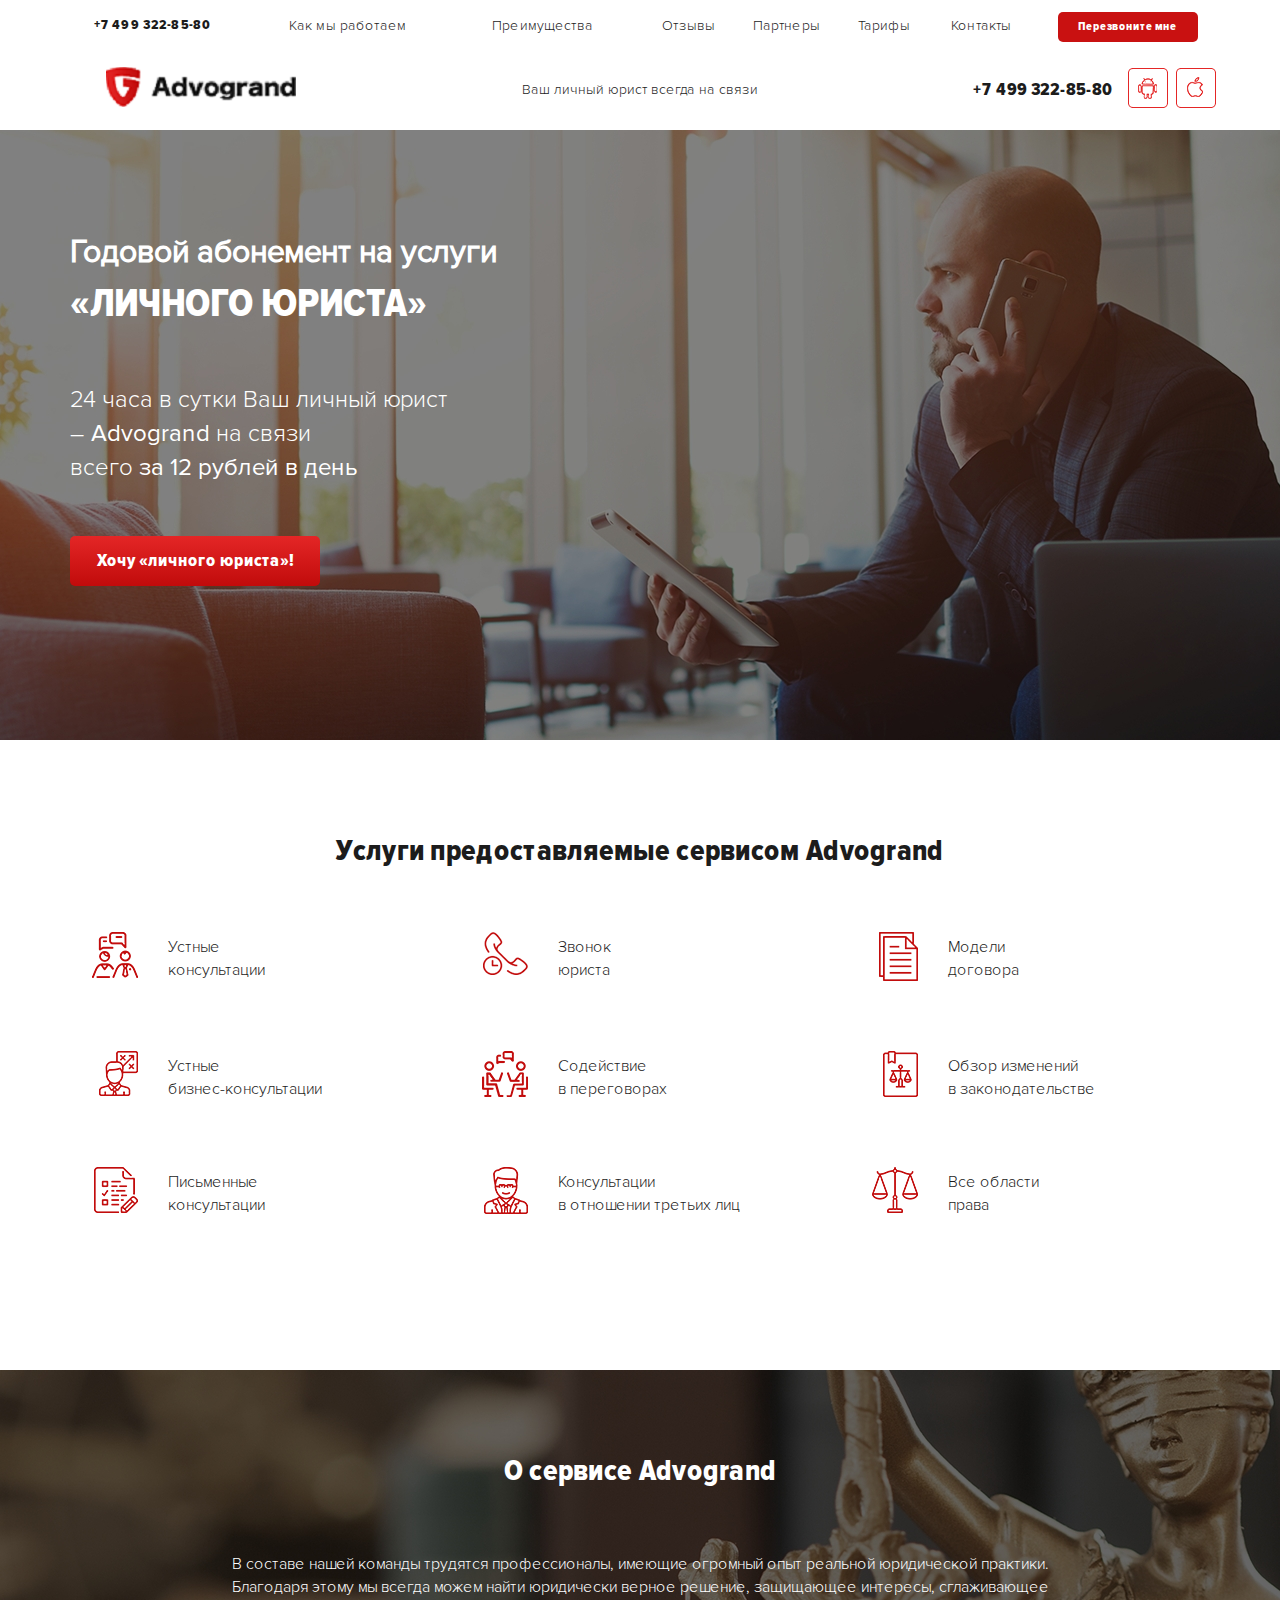
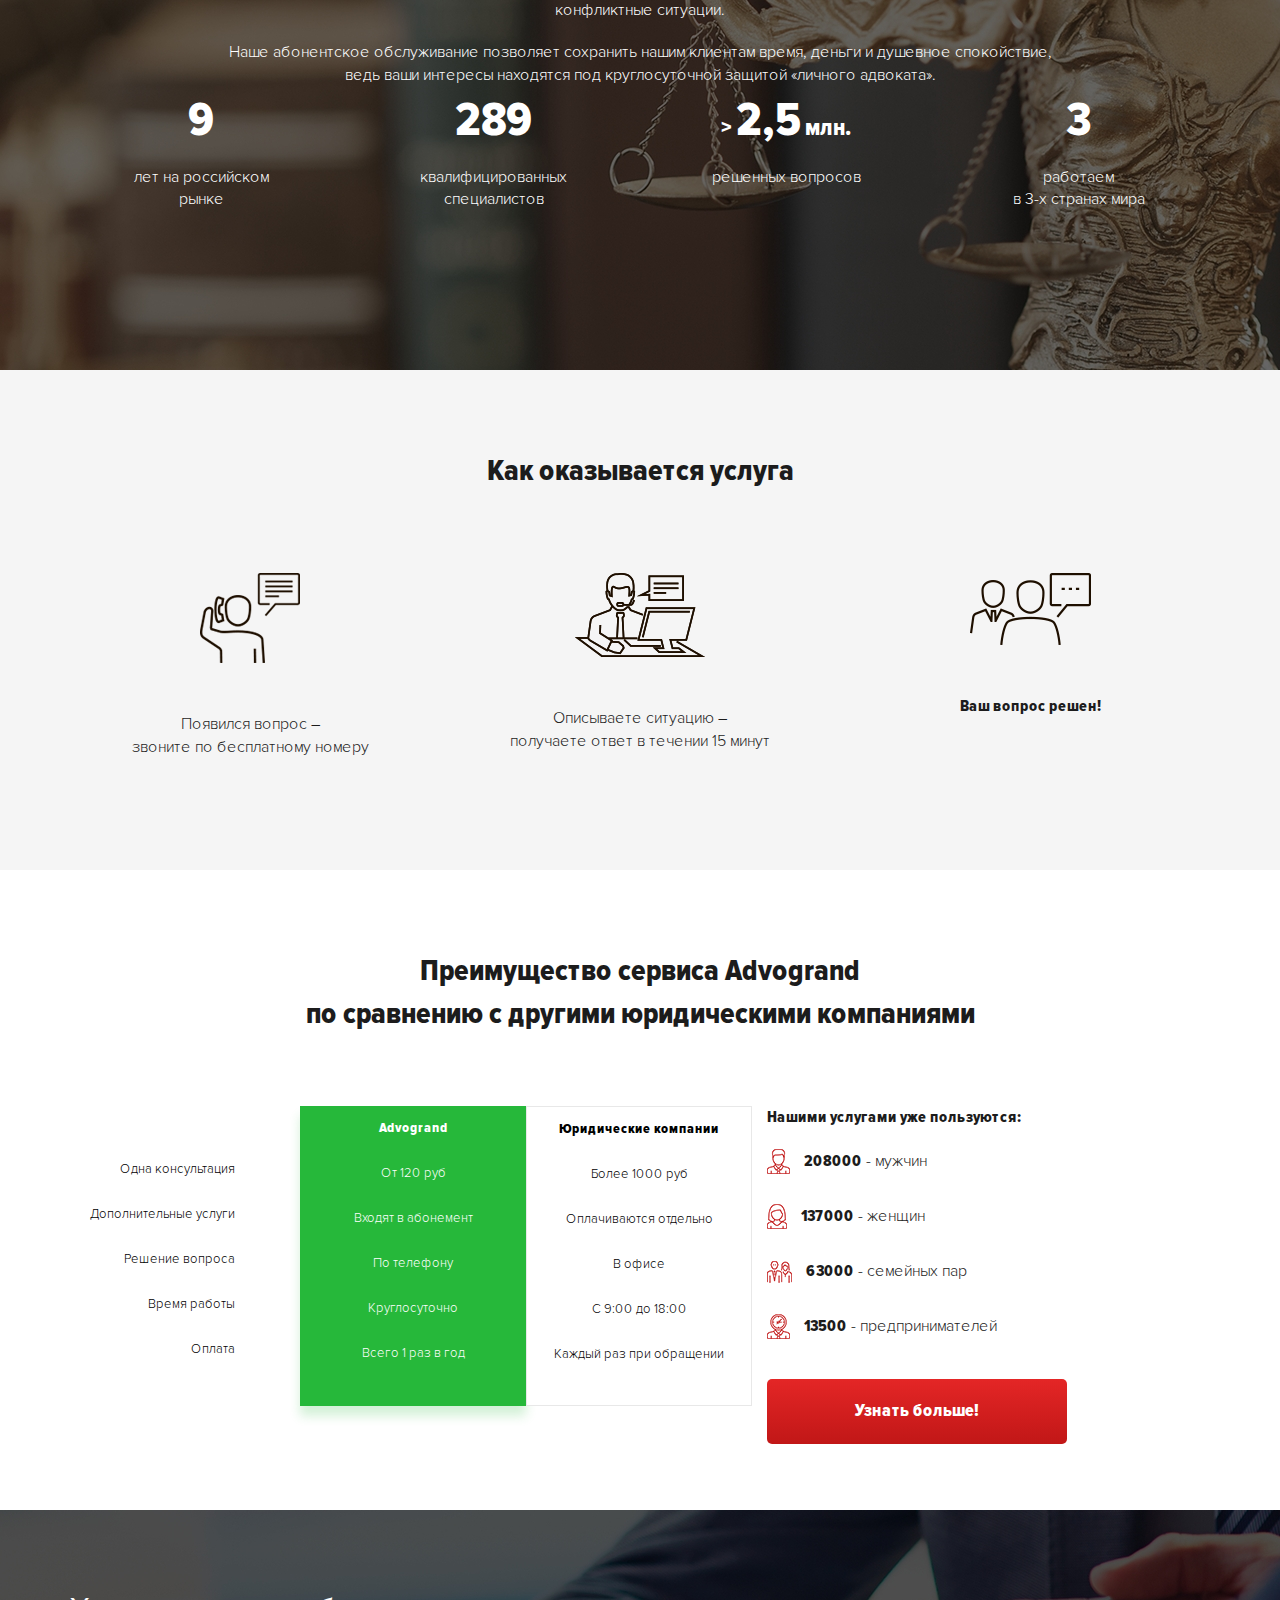
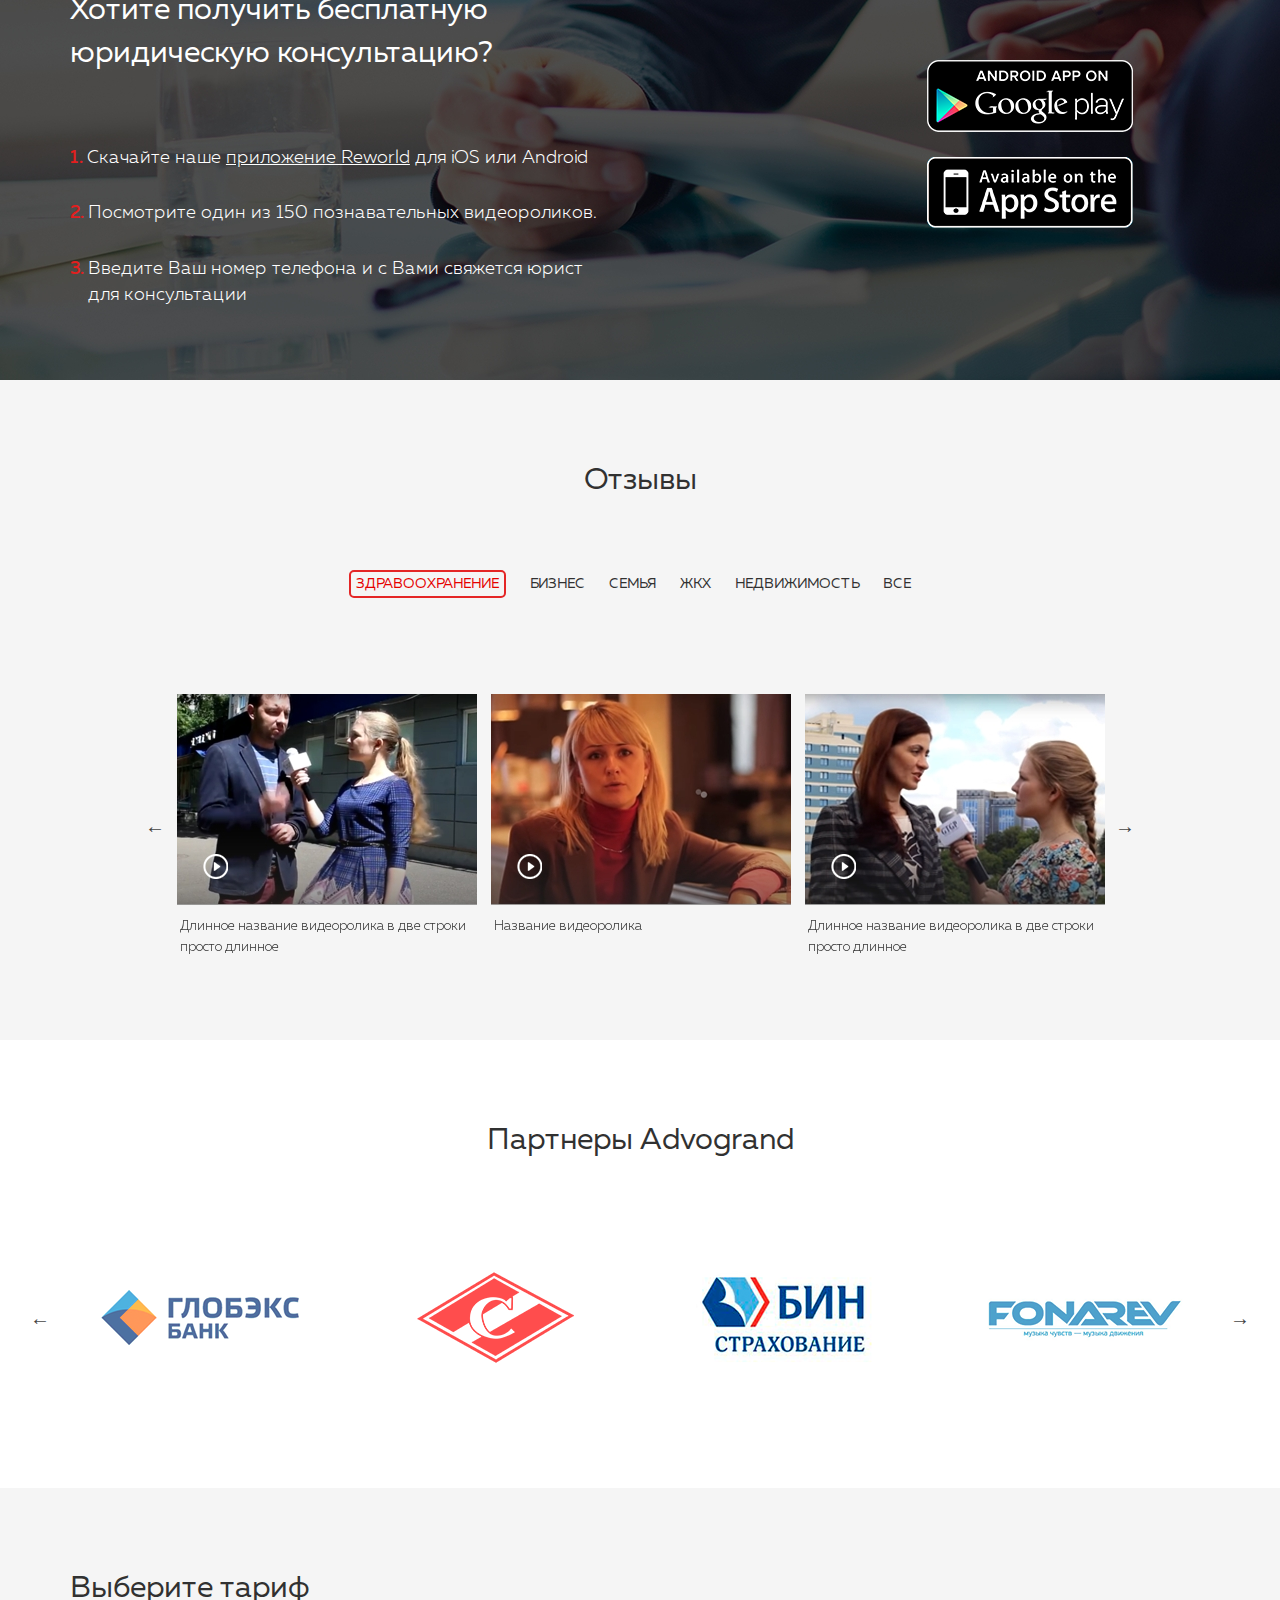
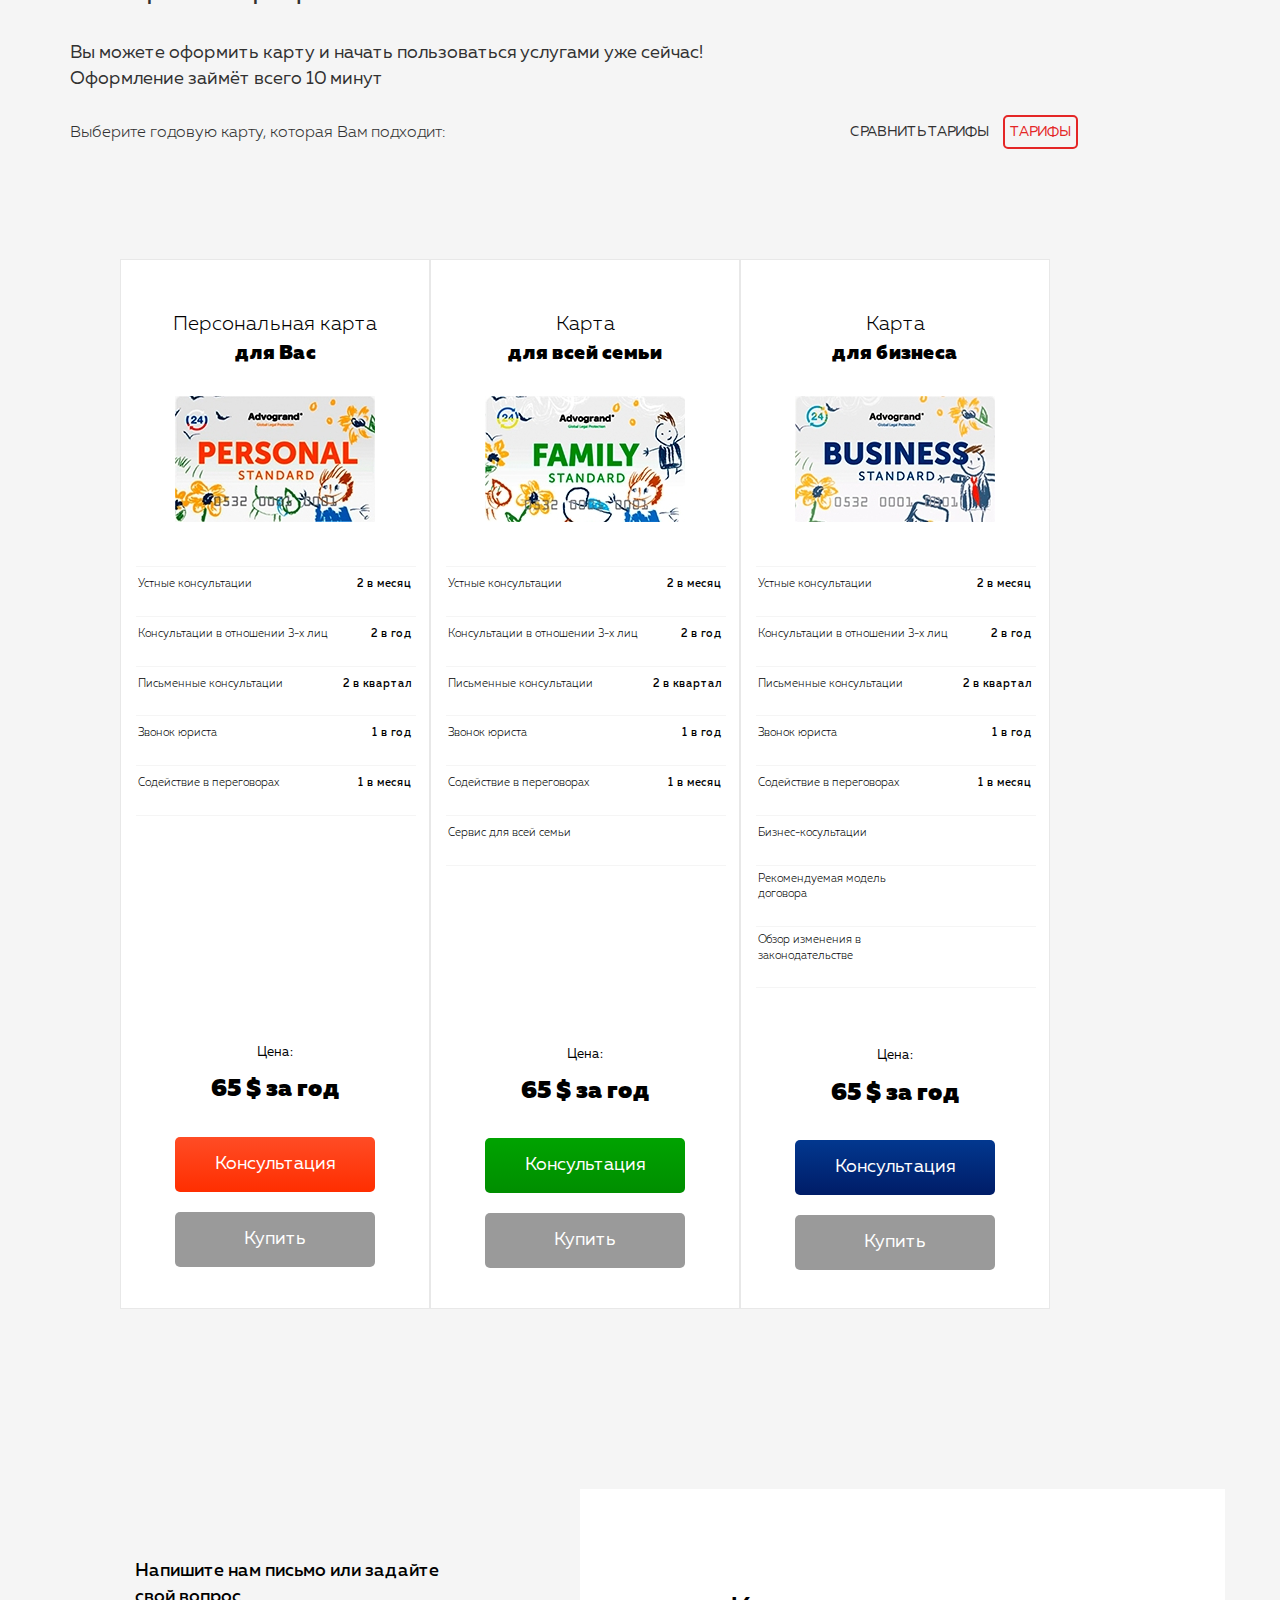
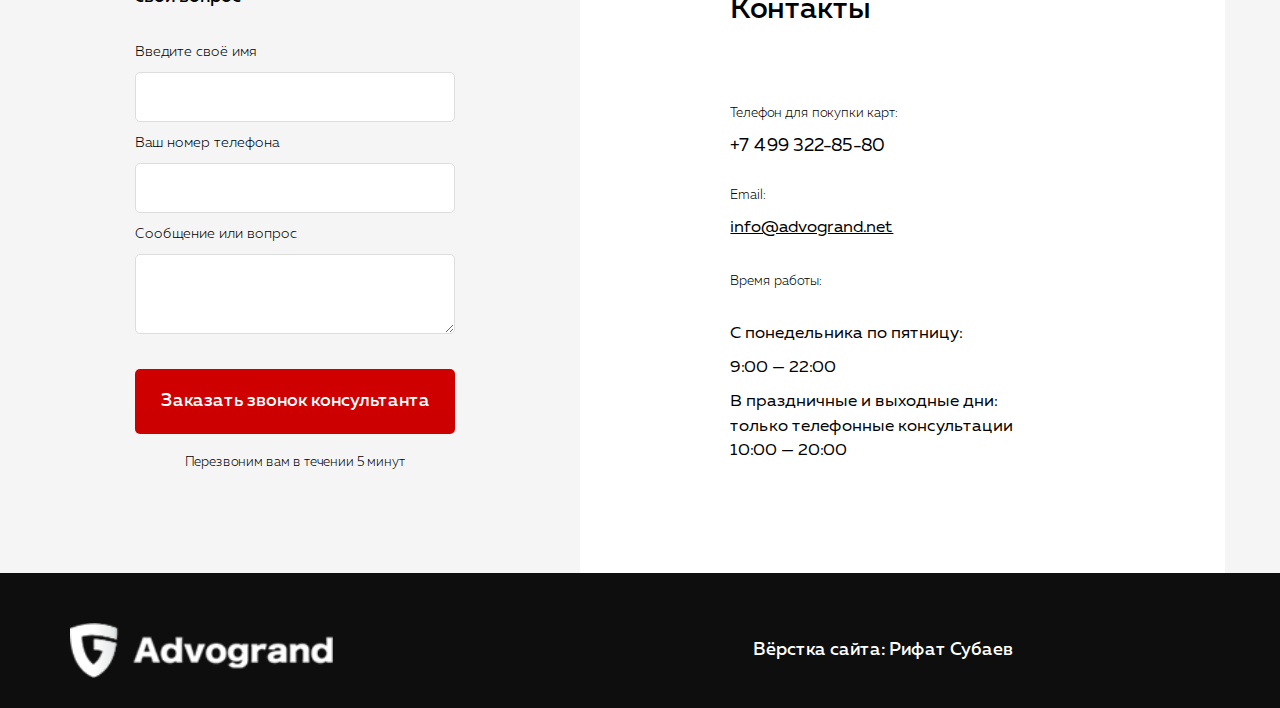
<file: index.html>
<!DOCTYPE html>
<html lang="ru">
  <head>
    <meta charset="utf-8">
    <meta http-equiv="X-UA-Compatible" content="IE=edge">
    <meta name="viewport" content="width=device-width, initial-scale=1">
    <title>Работа Рифата Субаева(ADVOGRAND)</title>
    <link rel="stylesheet" href="css/reset.css">
    <link href="css/bootstrap.min.css" rel="stylesheet">
    <link rel="stylesheet" href="css/style.css">
    <link rel="stylesheet" type="text/css" href="slick/slick.css"/>
    <link rel="stylesheet" type="text/css" href="slick/slick-theme.css"/>
  </head>
  <body>
	<div class="container">
		<div class="row header1">
			<div class="col-md-2 header_one_number"><span>+7 499 322-85-80</span></div>
			<div class="col-md-2 col-sm-2  header_one_menu"><a href="#how_we_work">Как мы работаем</a></div>
			<div class="col-md-2 col-sm-2 header_one_menu"><a href="#advantages">Преимущества</a></div>
			<div class="col-md-1 col-sm-1 header_one_menu"><a href="#reviews">Отзывы</a></div>
			<div class="col-md-1 col-sm-1 header_one_menu"><a href="#partners">Партнеры</a></div>
      <div class="col-md-1 col-sm-1 header_one_menu"><a href="#rates">Тарифы</a></div>
			<div class="col-md-1 col-sm-1 header_one_menu"><a href="#form">Контакты</a></div>
			<div class="col-md-2 col-sm-2"><a href="https://vk.com/id246126262" class="header_one-btn">Перезвоните мне</a></div>
		</div>
		<div class="row header2">
			<div class="col-md-3 col-sm-3 logo"></div>
			<div class="col-md-offset-1 col-md-4  col-sm-5 header2_headline">Ваш личный юрист всегда на связи</div>
			<div class="col-md-3 col-sm-3 header2_number">+7 499 322-85-80</div>
			<img src="img/android_logo.png" class="header2_icons" alt="icon">
			<img src="img/apple_logo.png" class="header2_icons" alt="icon">
		</div>
	</div>
	<div class="display_one">
		<div class="container">
			<div class="row">
				<div class="col-md-6 display_one-headline1">Годовой абонемент на услуги</div>
			</div>
			<div class="row">
				<div class="col-md-6 display_one-headline2">«личного юриста»</div>
			</div>
			<div class="row">
				<div class="col-md-5 display_one-description">24 часа в сутки Ваш личный юрист </div>
			</div>
			<div class="row">
				<div class="col-md-3 display_one-description">– <span>Advogrand</span> на связи</div>
			</div>
			<div class="row">
				<div class="col-md-4 display_one-description">всего <span>за 12 рублей в день</span></div>
			</div>
			<div class="row">
				<div class="col-md-4"><a href="https://vk.com/id246126262" class="display_one-btn">Хочу «личного юриста»!</a></div>
			</div>
		</div>
	</div>
  <div class="display_two display_two-normal">
  	<div class="container">
  		<div class="row">
  			<p class="col-md-12 col-sm-12 display_two-headline">Услуги предоставляемые сервисом Advogrand</p>
  		</div>
  		<div class="row">
  			<div class="col-md-1 col-sm-1 col-xs-2 display_two-icons">
  				<img src="img/display2_icon1.png" alt="icon">
  			</div>
  			<div class="col-md-3 col-sm-3 col-xs-4">
  				<p class="display_two-icons-Text">Устные<br>консультации</p>
  			</div>
  			<div class="col-md-1 col-sm-1 col-xs-2 display_two-icons">
  				<img src="img/display2_icon2.png" alt="icon">
  			</div>
  			<div class="col-md-3 col-sm-3 col-xs-4">
  				<p class="display_two-icons-Text">Звонок<br>юриста</p>
  			</div>
  			<div class="col-md-1 col-sm-1 col-xs-2 display_two-icons">
  				<img src="img/display2_icon3.png" alt="icon">
  			</div>
  			<div class="col-md-3 col-sm-3 col-xs-4">
  				<p class="display_two-icons-Text">Модели<br>договора</p>
  			</div>
  			</div>
  		<div class="row">
  			<div class="col-md-1 col-sm-1 col-xs-2 display_two-icons">
  				<img src="img/display2_icon4.png" alt="icon">
  			</div>
  			<div class="col-md-3 col-sm-3 col-xs-4">
  				<p class="display_two-icons-Text">Устные<br>бизнес-консультации</p>
  			</div>
  			<div class="col-md-1 col-sm-1 col-xs-2 display_two-icons">
  				<img src="img/display2_icon5.png" alt="icon">
  			</div>
  			<div class="col-md-3 col-sm-3 col-xs-4">
  				<p class="display_two-icons-Text">Содействие<br>в переговорах</p>
  			</div>
  			<div class="col-md-1 col-sm-1 col-xs-2 display_two-icons">
  				<img src="img/display2_icon6.png" alt="icon">
  			</div>
  			<div class="col-md-3 col-sm-3 col-xs-4">
  				<p class="display_two-icons-Text">Обзор изменений<br>в законодательстве</p>
  			</div>
  			</div>
  		<div class="row">
  			<div class="col-md-1 col-sm-1 col-xs-2 display_two-icons">
  				<img src="img/display2_icon7.png" alt="icon">
  			</div>
  			<div class="col-md-3 col-sm-3 col-xs-4">
  				<p class="display_two-icons-Text">Письменные<br>консультации</p>
  			</div>
  			<div class="col-md-1 col-sm-1 col-xs-2 display_two-icons">
  				<img src="img/display2_icon8.png" alt="icon">
  			</div>
  			<div class="col-md-3 col-sm-3 col-xs-4">
  				<p class="display_two-icons-Text">Консультации<br>в отношении третьих лиц</p>
  			</div>
  			<div class="col-md-1 col-sm-1 col-xs-2 display_two-icons">
  				<img src="img/display2_icon9.png" alt="icon">
  			</div>
  			<div class="col-md-3 col-sm-3 col-xs-4">
  				<p class="display_two-icons-Text">Все области<br>права</p>
  			</div>
  		</div>
  	</div>
  </div>
  <div class="display_two display_two-min">
    <div class="container">
      <div class="row">
        <p class="col-md-12 col-sm-12 display_two-headline">Услуги предоставляемые сервисом Advogrand</p>
      </div>
      <div class="row">
        <div class="col-md-1 col-sm-1 col-xs-offset-3 col-xs-2 display_two-icons">
          <img src="img/display2_icon1.png" alt="icon">
        </div>
        <div class="col-md-3 col-sm-3 col-xs-4">
          <p class="display_two-icons-Text">Устные<br>консультации</p>
        </div>
      </div>
      <div class="row">  
        <div class="col-md-1 col-sm-1 col-xs-offset-3 col-xs-2 display_two-icons">
          <img src="img/display2_icon2.png" alt="icon">
        </div>
        <div class="col-md-3 col-sm-3 col-xs-4">
          <p class="display_two-icons-Text">Звонок<br>юриста</p>
        </div>
      </div>
      <div class="row">  
        <div class="col-md-1 col-sm-1 col-xs-offset-3 col-xs-2 display_two-icons">
          <img src="img/display2_icon3.png" alt="icon">
        </div>
        <div class="col-md-3 col-sm-3 col-xs-4">
          <p class="display_two-icons-Text">Модели<br>договора</p>
        </div>
      </div>
      <div class="row">  
        <div class="col-md-1 col-sm-1 col-xs-offset-3 col-xs-2 display_two-icons">
          <img src="img/display2_icon4.png" alt="icon">
        </div>
        <div class="col-md-3 col-sm-3 col-xs-4">
          <p class="display_two-icons-Text">Устные<br>бизнес-консультации</p>
        </div>
      </div>
      <div class="row">
        <div class="col-md-1 col-sm-1 col-xs-offset-3 col-xs-2 display_two-icons">
          <img src="img/display2_icon5.png" alt="icon">
        </div>
        <div class="col-md-3 col-sm-3 col-xs-4">
          <p class="display_two-icons-Text">Содействие<br>в переговорах</p>
        </div>
      </div>
      <div class="row">  
        <div class="col-md-1 col-sm-1 col-xs-offset-3 col-xs-2 display_two-icons">
          <img src="img/display2_icon6.png" alt="icon">
        </div>
        <div class="col-md-3 col-sm-3 col-xs-4">
          <p class="display_two-icons-Text">Обзор изменений<br>в законодательстве</p>
        </div>
      </div>
      <div class="row">
        <div class="col-md-1 col-sm-1 col-xs-offset-3 col-xs-2 display_two-icons">
          <img src="img/display2_icon7.png" alt="icon">
        </div>
        <div class="col-md-3 col-sm-3 col-xs-4">
          <p class="display_two-icons-Text">Письменные<br>консультации</p>
        </div>
      </div>
      <div class="row">  
        <div class="col-md-1 col-sm-1 col-xs-offset-3 col-xs-2 display_two-icons">
          <img src="img/display2_icon8.png" alt="icon">
        </div>
        <div class="col-md-3 col-sm-3 col-xs-4">
          <p class="display_two-icons-Text">Консультации<br>в отношении третьих лиц</p>
        </div>
      </div>
      <div class="row">  
        <div class="col-md-1 col-sm-1 col-xs-offset-3 col-xs-2 display_two-icons">
          <img src="img/display2_icon9.png" alt="icon">
        </div>
        <div class="col-md-3 col-sm-3 col-xs-4">
          <p class="display_two-icons-Text">Все области<br>права</p>
        </div>
      </div>
    </div>
  </div>
  <div class="display_three">
  	<div class="container">
  		<div class="row">
  			<div class="display_three-headline col-md-12">О сервисе Advogrand</div>
				<div class="display_three-description1 col-md-12">В составе нашей команды трудятся профессионалы, имеющие огромный опыт реальной юридической практики. <br>Благодаря этому мы всегда можем найти юридически верное решение, защищающее интересы, сглаживающее <br>конфликтные ситуации.</div>
				<div class="display_three-description2 col-md-12">Наше абонентское обслуживание позволяет сохранить нашим клиентам время, деньги и душевное спокойствие, <br>ведь ваши интересы находятся под круглосуточной защитой «личного адвоката».</div>
  		</div>
  		<div class="row display_three_normal">
  			<div class="col-md-3 col-sm-3 col-xs-3">
  				<p class="display_three-numbers">9</p><br>
  				<p class="display_three-numbersText">лет на российском <br>рынке</p>
  			</div>
  			<div class="col-md-3 col-sm-3 col-xs-3">
  				<p class="display_three-numbers">289</p><br>
  				<p class="display_three-numbersText"> квалифицированных<br>специалистов</p>
  			</div>
  			<div class="col-md-3 col-sm-3 col-xs-3">
  				<span>></span>
  				<p class="display_three-numbers">2,5</p>
  				<span>млн.</span><br>
  				<p class="display_three-numbersText">решенных вопросов</p>
  			</div>
  			<div class="col-md-3 col-sm-3 col-xs-3">
  				<p class="display_three-numbers">3</p><br>
  				<p class="display_three-numbersText">работаем <br>в 3-х странах мира</p>
  			</div>
  		</div>
      <div class="row display_three_min">
       <div class="row display_three_min-row">
          <div class="col-xs-6">
          <p class="display_three-numbers">9</p><br>
          <p class="display_three-numbersText">лет на российском <br>рынке</p>
        </div>
        <div class="col-xs-6">
          <p class="display_three-numbers">289</p><br>
          <p class="display_three-numbersText"> квалифицированных<br>специалистов</p>
        </div>
       </div>
       <div class="row display_three_min-row">
        <div class="col-xs-6">
          <span>></span>
          <p class="display_three-numbers">2,5</p>
          <span>млн.</span><br>
          <p class="display_three-numbersText">решенных вопросов</p>
        </div>
        <div class="col-xs-6">
          <p class="display_three-numbers">3</p><br>
          <p class="display_three-numbersText">работаем <br>в 3-х странах мира</p>
        </div>
      </div>
    </div>
  	</div>
  </div>
  <div class="display_four" id="how_we_work">
  	<div class="container">
  		<div class="row">
  			<div class="display_four-headline">Как оказывается услуга</div>
  		</div>
  		<div class="row">
  			<div class="col-md-4">
  				<img src="img/display4_icon1.png" alt="icon">
  				<br>
  				<p class="display_four-iconText">Появился вопрос – <br>звоните по бесплатному номеру</p>
  			</div>
  			<div class="col-md-4">
  				<img src="img/display4_icon2.png" alt="icon">
  				<br>
  				<p class="display_four-iconText">Описываете ситуацию – <br>получаете ответ в течении 15 минут</p>
  			</div>
  			<div class="col-md-4">
  				<img src="img/display4_icon3.png" alt="icon">
  				<br>
  				<p class="display_four-iconTextBold">Ваш вопрос решен!</p>
  			</div>
  		</div>
  	</div>
  </div>
  <div class="display_five" id="advantages">
  	<div class="container">
  		<div class="row">
  			<div class="col-md-12 display_five-headline">
  				Преимущество сервиса Advogrand<br>по сравнению с другими юридическими компаниями</div>
  		</div>
  		<div class="row display_fiveNormal">		
				<div class="col-md-2 display_five-cheaklist">Одна консультация<br>Дополнительные услуги<br>Решение вопроса<br>Время работы<br>Оплата</div>
				<div class="col-md-3 display_five-advograndAdvanteges"><span>Advogrand</span><br>От 120 руб<br>Входят в абонемент<br>По телефону<br>Круглосуточно<br>Всего 1 раз в год</div>
				<div class="col-md-3 display_five-companiaAdvateges"><span>Юридические компании</span><br>Более 1000 руб<br>Оплачиваются отдельно<br>В офисе<br>С 9:00 до 18:00<br>Каждый раз  при обращении</div>
				<div class="col-md-4 display_five-rightcolumn">
					<p class="display_five-rightcolumn_headline">Нашими услугами уже пользуются:</p><br>
					<img src="img/display5_icon1.png" alt="icon">
					<span>208000</span>
					<p class="display_five-rightcolumn_text">- мужчин</p><br>
					<img src="img/display5_icon2.png" alt="icon">
					<span>137000</span>
					<p class="display_five-rightcolumn_text">- женщин</p><br>
					<img src="img/display5_icon3.png" alt="icon">
					<span>63000</span>
					<p class="display_five-rightcolumn_text">- семейных пар</p><br>
					<img src="img/display5_icon4.png" alt="icon">
					<span>13500</span>
					<p class="display_five-rightcolumn_text">- предпринимателей</p><br>
					<a href="https://vk.com/id246126262" class="display_five-rightcolumn_btn">Узнать больше!</a>
				</div>
  		</div>
      <div class="row display_fiveMin">    
        <div class="row display_fiveMin-margin">
          <div class="col-sm-6 col-xs-6 display_five-cheaklist">Одна консультация<br>Дополнительные услуги<br>Решение вопроса<br>Время работы<br>Оплата</div>
        <div class="col-sm-6 col-xs-6 display_five-advograndAdvanteges"><span>Advogrand</span><br>От 120 руб<br>Входят в абонемент<br>По телефону<br>Круглосуточно<br>Всего 1 раз в год</div>
        </div>
        <div class="row display_fiveMin-margin">
          <div class="col-sm-6 col-xs-6 display_five-cheaklist display_five-cheaklist1">Одна консультация<br>Дополнительные услуги<br>Решение вопроса<br>Время работы<br>Оплата</div>
        <div class="col-sm-6 col-xs-6 display_five-companiaAdvateges"><span>Юридические компании</span><br>Более 1000 руб<br>Оплачиваются отдельно<br>В офисе<br>С 9:00 до 18:00<br>Каждый раз  при обращении</div>
        <div class="col-sm-6 col-xs-6 display_five-companiaAdvateges1">
          <span>Юридические компании</span>
          <p>Более 1000 руб</p>
          <p>Оплачиваются отдельно</p>
          <p>В офисе</p><br>
          <p>С 9:00 до 18:00</p>
          <p>Каждый раз  при обращении</p>
        </div>
      </div>
        <div class=" display_five-rightcolumn">
          <p class="display_five-rightcolumn_headline">Нашими услугами уже пользуются:</p><br>
          <img src="img/display5_icon1.png" alt="icon">
          <span>208000</span>
          <p class="display_five-rightcolumn_text">- мужчин</p><br>
          <img src="img/display5_icon2.png" alt="icon">
          <span>137000</span>
          <p class="display_five-rightcolumn_text">- женщин</p><br>
          <img src="img/display5_icon3.png" alt="icon">
          <span>63000</span>
          <p class="display_five-rightcolumn_text">- семейных пар</p><br>
          <img src="img/display5_icon4.png" alt="icon">
          <span>13500</span>
          <p class="display_five-rightcolumn_text">- предпринимателей</p><br>
          <a href="https://vk.com/id246126262" class="display_five-rightcolumn_btn">Узнать больше!</a>
        </div>
      </div>
  	</div>
  </div>
  <div class="display_six">
  	<div class="container">
  		<div class="row">
  			<div class="col-md-7 col-xs-12 display_six-normal"><p class=" display_six-headline">Хотите получить бесплатную <br>юридическую консультацию?</p><br>
				<span class="display_six-numbers">1.</span>
				<p class="display_six-text">Скачайте наше <a href="https://vk.com/id246126262">приложение Reworld</a> для iOS или Android</p><br>
				<span class="display_six-numbers">2.</span>
				<p class="display_six-text">Посмотрите один из 150  познавательных видеороликов.</p><br>
				<span class="display_six-numbers">3.</span>
				<p class="display_six-text">Введите Ваш номер телефона и с Вами свяжется юрист <br>для консультации</p><br>
  			</div>
        <div class="col-md-7 col-xs-12 display_six-min"><p class=" display_six-headline">Хотите получить бесплатную <br>юридическую консультацию?</p><br>
        <span class="display_six-numbers">1.</span>
        <p class="display_six-text">Скачайте наше  <a href="https://vk.com/id246126262">приложение Reworld</a><br> для iOS или Android</p><br>
        <span class="display_six-numbers">2.</span>
        <p class="display_six-text">Посмотрите один из 150 <br>    познавательных видеороликов.</p><br>
        <span class="display_six-numbers">3.</span>
        <p class="display_six-text">Введите Ваш номер телефона<br> и с Вами свяжется юрист <br>для консультации</p><br>
        </div>
  			<div class="col-md-offset-1 col-md-4 display_six-links">
  				<a href="https://vk.com/id246126262"><img src="img/googleplay.png" alt=""></a><br>
  				<a href="https://vk.com/id246126262"><img src="img/appstore.png" alt=""></a>
  			</div>
        <div class="display_six-links_min">
          <a href="https://vk.com/id246126262"><img src="img/googleplay.png" alt=""></a>
          <a href="https://vk.com/id246126262"><img src="img/appstore.png" alt=""></a>
        </div>
  		</div>
  	</div>
  </div>
  <div class="display_seven" id="reviews">
    <div class="container">
      <div class="row">
        <p class="display_seven-headline">Отзывы</p>
        <div class="wrapper">
          <div class="tabs">
              <span class="tab">Здравоохранение</span>
              <span class="tab">Бизнес</span>
              <span class="tab">Семья</span> 
              <span class="tab">ЖКХ</span>
              <span class="tab">Недвижимость</span>
              <span class="tab">Все</span>      
          </div>
          <div class="tab_content">
              <div class="tab_item">
                <div class="slick">
                  <div class="tab_content-slick_content tab_content-slick_content1">
                     <a href="https://www.youtube.com">
                       <img src="img/display7_icon.png" alt="" class="tab_content-slick_content_icon"  >
                     </a>
                     <div class="video_headline">
                       <a href="https://www.youtube.com">
                       Длинное название видеоролика в две строки просто длинное
                     </a>
                     </div>
                  </div>
                  <div class="tab_content-slick_content tab_content-slick_content2">
                    <a href="https://www.youtube.com">
                       <img src="img/display7_icon.png" alt="" class="tab_content-slick_content_icon"  >
                     </a>
                     <div class="video_headline">
                       <a href="https://www.youtube.com">
                       Название видеоролика
                     </a>
                     </div>
                  </div>
                  <div class="tab_content-slick_content tab_content-slick_content3">
                    <a href="https://www.youtube.com">
                       <img src="img/display7_icon.png" alt="" class="tab_content-slick_content_icon"  >
                     </a>
                     <div class="video_headline">
                       <a href="https://www.youtube.com">
                       Длинное название видеоролика в две строки просто длинное
                     </a>
                     </div>
                  </div>
                  <div class="tab_content-slick_content tab_content-slick_content1">
                    <a href="https://www.youtube.com">
                       <img src="img/display7_icon.png" alt="" class="tab_content-slick_content_icon"  >
                     </a>
                     <div class="video_headline">
                       <a href="https://www.youtube.com">
                       Длинное название видеоролика в две строки просто длинное
                     </a>
                     </div>
                  </div>
                  <div class="tab_content-slick_content tab_content-slick_content2">
                    <a href="https://www.youtube.com">
                       <img src="img/display7_icon.png" alt="" class="tab_content-slick_content_icon"  >
                     </a>
                     <div class="video_headline">
                       <a href="https://www.youtube.com">
                       Название видеоролика
                     </a>
                     </div>
                  </div>
                  <div class="tab_content-slick_content tab_content-slick_content3">
                    <a href="https://www.youtube.com">
                       <img src="img/display7_icon.png" alt="" class="tab_content-slick_content_icon"  >
                     </a>
                     <div class="video_headline">
                       <a href="https://www.youtube.com">
                       Длинное название видеоролика в две строки просто длинное
                     </a>
                    </div>
                  </div>
                </div>
              </div>
            </div>
              <div class="tab_item items_no_content">В макете не было контента для данных вкладок</div>
              <div class="tab_item items_no_content">В макете не было контента для данных вкладок</div>
              <div class="tab_item items_no_content">В макете не было контента для данных вкладок</div>
              <div class="tab_item items_no_content">В макете не было контента для данных вкладок</div>
              <div class="tab_item items_no_content">В макете не было контента для данных вкладок</div>
               <div class="tab_content_min">
              <div class="tab_item_min">
                <div class="slick_min1">
                  <div class="tab_content-slick_content tab_content-slick_content1">
                     <a href="https://www.youtube.com">
                       <img src="img/display7_icon.png" alt="" class="tab_content-slick_content_icon"  >
                     </a>
                     <div class="video_headline">
                       <a href="https://www.youtube.com">
                       Длинное название видеоролика в две строки <br>просто длинное
                     </a>
                     </div>
                  </div>
                  <div class="tab_content-slick_content tab_content-slick_content2">
                    <a href="https://www.youtube.com">
                       <img src="img/display7_icon.png" alt="" class="tab_content-slick_content_icon"  >
                     </a>
                     <div class="video_headline">
                       <a href="https://www.youtube.com">
                       Название видеоролика
                     </a>
                     </div>
                  </div>
                  <div class="tab_content-slick_content tab_content-slick_content3">
                    <a href="https://www.youtube.com">
                       <img src="img/display7_icon.png" alt="" class="tab_content-slick_content_icon"  >
                     </a>
                     <div class="video_headline">
                       <a href="https://www.youtube.com">
                       Длинное название видеоролика в две строки <br>просто длинное
                     </a>
                     </div>
                  </div>
                  <div class="tab_content-slick_content tab_content-slick_content1">
                    <a href="https://www.youtube.com">
                       <img src="img/display7_icon.png" alt="" class="tab_content-slick_content_icon"  >
                     </a>
                     <div class="video_headline">
                       <a href="https://www.youtube.com">
                       Длинное название видеоролика в две строки <br>просто длинное
                     </a>
                     </div>
                  </div>
                  <div class="tab_content-slick_content tab_content-slick_content2">
                    <a href="https://www.youtube.com">
                       <img src="img/display7_icon.png" alt="" class="tab_content-slick_content_icon"  >
                     </a>
                     <div class="video_headline">
                       <a href="https://www.youtube.com">
                       Название видеоролика
                     </a>
                     </div>
                  </div>
                  <div class="tab_content-slick_content tab_content-slick_content3">
                    <a href="https://www.youtube.com">
                       <img src="img/display7_icon.png" alt="" class="tab_content-slick_content_icon"  >
                     </a>
                     <div class="video_headline">
                       <a href="https://www.youtube.com">
                       Длинное название видеоролика в две строки <br>просто длинное
                     </a>
                     </div>
                  </div>
                  </div>
              <div class="tab_item_min items_no_content">В макете не было контента для данных вкладок</div>
              <div class="tab_item_min items_no_content">В макете не было контента для данных вкладок</div>
              <div class="tab_item_min items_no_content">В макете не было контента для данных вкладок</div>
              <div class="tab_item_min items_no_content">В макете не было контента для данных вкладок</div>
              <div class="tab_item_min items_no_content">В макете не было контента для данных вкладок</div>
          </div>
        </div>
      </div>
    </div>
  </div>
</div>
  <div class="display_eight" id="partners">
    <div class="container">
      <div class="row">
        <div class="display_eight-headline">Партнеры Advogrand</div>
        <div class="slick2">
          <div class="slick2_content slick2_content-1">
            <div class="slick2_content slick2_content-1_hover">
              <p class="slick2_conten-hover_text">«Глобэкс» — российский <br>коммерческий банк. Основан<br> в 1992 году. В 2012 году банк<br> «Глобэкс» вошёл в ежегодный<br> рейтинг надёжности Forbes <br> . Банк попал в группу <br>«Высокая надёжность», заняв<br> 30-е место с рейтингом 4 <br>  балла из 5-ти</p>
            </div>
          </div>
          <div class="slick2_content slick2_content-2">
            <div class="slick2_content slick2_content-2_hover">
              <p class="slick2_conten-hover_text">«Глобэкс» — российский <br>коммерческий банк. Основан<br> в 1992 году. В 2012 году банк<br> «Глобэкс» вошёл в ежегодный<br> рейтинг надёжности Forbes <br> . Банк попал в группу <br>«Высокая надёжность», заняв<br> 30-е место с рейтингом 4 <br>  балла из 5-ти</p>
            </div>
          </div>
          <div class="slick2_content slick2_content-3">
            <div class="slick2_content slick2_content-3_hover">
              <p class="slick2_conten-hover_text">«Глобэкс» — российский <br>коммерческий банк. Основан<br> в 1992 году. В 2012 году банк<br> «Глобэкс» вошёл в ежегодный<br> рейтинг надёжности Forbes <br> . Банк попал в группу <br>«Высокая надёжность», заняв<br> 30-е место с рейтингом 4 <br>  балла из 5-ти</p>
            </div>
          </div>
          <div class="slick2_content slick2_content-4">
            <div class="slick2_content slick2_content-4_hover">
              <p class="slick2_conten-hover_text">«Глобэкс» — российский <br>коммерческий банк. Основан<br> в 1992 году. В 2012 году банк<br> «Глобэкс» вошёл в ежегодный<br> рейтинг надёжности Forbes <br> . Банк попал в группу <br>«Высокая надёжность», заняв<br> 30-е место с рейтингом 4 <br>  балла из 5-ти</p>
            </div>
          </div>
          <div class="slick2_content slick2_content-5">
            <div class="slick2_content slick2_content-5_hover">
              <p class="slick2_conten-hover_text">«Глобэкс» — российский <br>коммерческий банк. Основан<br> в 1992 году. В 2012 году банк<br> «Глобэкс» вошёл в ежегодный<br> рейтинг надёжности Forbes <br> . Банк попал в группу <br>«Высокая надёжность», заняв<br> 30-е место с рейтингом 4 <br>  балла из 5-ти</p>
            </div>
          </div>
          <div class="slick2_content slick2_content-6">
            <div class="slick2_content slick2_content-6_hover">
              <p class="slick2_conten-hover_text">«Глобэкс» — российский <br>коммерческий банк. Основан<br> в 1992 году. В 2012 году банк<br> «Глобэкс» вошёл в ежегодный<br> рейтинг надёжности Forbes <br> . Банк попал в группу <br>«Высокая надёжность», заняв<br> 30-е место с рейтингом 4 <br>  балла из 5-ти</p>
            </div>
          </div>
          <div class="slick2_content slick2_content-7">
            <div class="slick2_content slick2_content-7_hover">
              <p class="slick2_conten-hover_text">«Глобэкс» — российский <br>коммерческий банк. Основан<br> в 1992 году. В 2012 году банк<br> «Глобэкс» вошёл в ежегодный<br> рейтинг надёжности Forbes <br> . Банк попал в группу <br>«Высокая надёжность», заняв<br> 30-е место с рейтингом 4 <br>  балла из 5-ти</p>
            </div>
          </div>
          <div class="slick2_content slick2_content-8">
            <div class="slick2_content slick2_content-8_hover">
              <p class="slick2_conten-hover_text">«Глобэкс» — российский <br>коммерческий банк. Основан<br> в 1992 году. В 2012 году банк<br> «Глобэкс» вошёл в ежегодный<br> рейтинг надёжности Forbes <br> . Банк попал в группу <br>«Высокая надёжность», заняв<br> 30-е место с рейтингом 4 <br>  балла из 5-ти</p>
            </div>
          </div>
        </div>
        <div class="slick2_min">
          <div class="slick2_content slick2_content-1">
            <div class="slick2_content slick2_content-1_hover">
              <p class="slick2_conten-hover_text">«Глобэкс» — российский <br>коммерческий банк. Основан<br> в 1992 году. В 2012 году банк<br> «Глобэкс» вошёл в ежегодный<br> рейтинг надёжности Forbes <br> . Банк попал в группу <br>«Высокая надёжность», заняв<br> 30-е место с рейтингом 4 <br>  балла из 5-ти</p>
            </div>
          </div>
          <div class="slick2_content slick2_content-2">
            <div class="slick2_content slick2_content-2_hover">
              <p class="slick2_conten-hover_text">«Глобэкс» — российский <br>коммерческий банк. Основан<br> в 1992 году. В 2012 году банк<br> «Глобэкс» вошёл в ежегодный<br> рейтинг надёжности Forbes <br> . Банк попал в группу <br>«Высокая надёжность», заняв<br> 30-е место с рейтингом 4 <br>  балла из 5-ти</p>
            </div>
          </div>
          <div class="slick2_content slick2_content-3">
            <div class="slick2_content slick2_content-3_hover">
              <p class="slick2_conten-hover_text">«Глобэкс» — российский <br>коммерческий банк. Основан<br> в 1992 году. В 2012 году банк<br> «Глобэкс» вошёл в ежегодный<br> рейтинг надёжности Forbes <br> . Банк попал в группу <br>«Высокая надёжность», заняв<br> 30-е место с рейтингом 4 <br>  балла из 5-ти</p>
            </div>
          </div>
          <div class="slick2_content slick2_content-4">
            <div class="slick2_content slick2_content-4_hover">
              <p class="slick2_conten-hover_text">«Глобэкс» — российский <br>коммерческий банк. Основан<br> в 1992 году. В 2012 году банк<br> «Глобэкс» вошёл в ежегодный<br> рейтинг надёжности Forbes <br> . Банк попал в группу <br>«Высокая надёжность», заняв<br> 30-е место с рейтингом 4 <br>  балла из 5-ти</p>
            </div>
          </div>
          <div class="slick2_content slick2_content-5">
            <div class="slick2_content slick2_content-5_hover">
              <p class="slick2_conten-hover_text">«Глобэкс» — российский <br>коммерческий банк. Основан<br> в 1992 году. В 2012 году банк<br> «Глобэкс» вошёл в ежегодный<br> рейтинг надёжности Forbes <br> . Банк попал в группу <br>«Высокая надёжность», заняв<br> 30-е место с рейтингом 4 <br>  балла из 5-ти</p>
            </div>
          </div>
          <div class="slick2_content slick2_content-6">
            <div class="slick2_content slick2_content-6_hover">
              <p class="slick2_conten-hover_text">«Глобэкс» — российский <br>коммерческий банк. Основан<br> в 1992 году. В 2012 году банк<br> «Глобэкс» вошёл в ежегодный<br> рейтинг надёжности Forbes <br> . Банк попал в группу <br>«Высокая надёжность», заняв<br> 30-е место с рейтингом 4 <br>  балла из 5-ти</p>
            </div>
          </div>
          <div class="slick2_content slick2_content-7">
            <div class="slick2_content slick2_content-7_hover">
              <p class="slick2_conten-hover_text">«Глобэкс» — российский <br>коммерческий банк. Основан<br> в 1992 году. В 2012 году банк<br> «Глобэкс» вошёл в ежегодный<br> рейтинг надёжности Forbes <br> . Банк попал в группу <br>«Высокая надёжность», заняв<br> 30-е место с рейтингом 4 <br>  балла из 5-ти</p>
            </div>
          </div>
          <div class="slick2_content slick2_content-8">
            <div class="slick2_content slick2_content-8_hover">
              <p class="slick2_conten-hover_text">«Глобэкс» — российский <br>коммерческий банк. Основан<br> в 1992 году. В 2012 году банк<br> «Глобэкс» вошёл в ежегодный<br> рейтинг надёжности Forbes <br> . Банк попал в группу <br>«Высокая надёжность», заняв<br> 30-е место с рейтингом 4 <br>  балла из 5-ти</p>
            </div>
          </div>
        </div>
      </div>
      </div>
    </div>
  
  <div class="display_nine" id="rates">
    <div class="container">
      <div class="row">
        <div class="col-md-4 display_nine-headline1">Выберите тариф</div>
      </div>
      <div class="row">
        <div class="col-md-8 display_nine-headline2">Вы можете оформить карту и начать пользоваться услугами уже сейчас! <br>Оформление займёт всего 10 минут</div>
      </div>
      <div class="row">
        <div class="col-md-5 display_nine-choice">Выберите годовую карту, которая Вам подходит:</div>
        <div class="col-md-offset-3 col-md-4">
         <p class="display_nine-rate_choice"> Сравнить тарифы</p> 
         <p class="display_nine-ratebtn">тарифы</p>
        </div>
      </div>
      <div class="row display_nine-rate">
        <div class="col-md-4 col-sm-12 display_nine-rates">
          <div class="display_nine-rates-headline">Персональная карта<br><span class="display_nine-rates-headlineBold">для Вас</span></div>
          <img class="display_nine-rates_img" src="img/rate1.jpg" alt="">
          <span class="display_nine-rates-line"></span>
         <div class="display_nine-rates-text">
            <p >Устные консультации</p>
         </div>
          <div class="display_nine-rates-textBold">
            <span> 2 в месяц</span>
          </div>
          <span class="display_nine-rates-line"></span>
          <p class="display_nine-rates-text">Консультации в отношении 3-х лиц</p>
          <span class="display_nine-rates-textBold">2 в год</span>
          <span class="display_nine-rates-line"></span>
          <p class="display_nine-rates-text">Письменные консультации </p>
          <span class="display_nine-rates-textBold">2 в квартал</span>
          <span class="display_nine-rates-line"></span>
          <p class="display_nine-rates-text">Звонок юриста</p>
          <span class="display_nine-rates-textBold">1 в год</span>
          <span class="display_nine-rates-line"></span>
          <p class="display_nine-rates-text">Содействие в переговорах</p>
          <span class="display_nine-rates-textBold">1 в месяц</span>
          <span class="display_nine-rates-line"></span>
          <div class="display_nine-btns display_nine-btns1">
            <p class="display_nine-btns_text1">Цена:</p><br>
            <span class="display_nine-btns_text2">65 $ за год</span><br>
            <a class="display_nine-btn1" href="https://vk.com/id246126262">Консультация</a><br>
            <a class="display_nine-btn2" href="https://vk.com/id246126262">Купить</a>
          </div>
        </div>
        <div class="col-md-4 col-sm-12 display_nine-rates">
          <div class="display_nine-rates-headline">Карта
          <br><span class="display_nine-rates-headlineBold">для всей семьи</span></div>
          <img class="display_nine-rates_img" src="img/rate2.jpg" alt="">
          <span class="display_nine-rates-line"></span>
         <div class="display_nine-rates-text">
            <p >Устные консультации</p>
         </div>
          <div class="display_nine-rates-textBold">
            <span> 2 в месяц</span>
          </div>
          <span class="display_nine-rates-line"></span>
          <p class="display_nine-rates-text">Консультации в отношении 3-х лиц</p>
          <span class="display_nine-rates-textBold">2 в год</span>
          <span class="display_nine-rates-line"></span>
          <p class="display_nine-rates-text">Письменные консультации </p>
          <span class="display_nine-rates-textBold">2 в квартал</span>
          <span class="display_nine-rates-line"></span>
          <p class="display_nine-rates-text">Звонок юриста</p>
          <span class="display_nine-rates-textBold">1 в год</span>
          <span class="display_nine-rates-line"></span>
          <p class="display_nine-rates-text">Содействие в переговорах</p>
          <span class="display_nine-rates-textBold">1 в месяц</span>
          <span class="display_nine-rates-line"></span>
          <p class="display_nine-rates-text">Сервис для всей семьи</p>
          <span class="display_nine-rates-textBold"></span>
          <span class="display_nine-rates-line"></span>
          <div class="display_nine-btns display_nine-btns2">
            <p class="display_nine-btns_text1">Цена:</p><br>
            <span class="display_nine-btns_text2">65 $ за год</span><br>
            <a class="display_nine-btn3" href="https://vk.com/id246126262">Консультация</a><br>
            <a class="display_nine-btn2" href="https://vk.com/id246126262">Купить</a>
          </div>
        </div>
        <div class="col-md-4 col-sm-12 display_nine-rates">
          <div class="display_nine-rates-headline">Карта<br><span class="display_nine-rates-headlineBold">для бизнеса</span></div>
          <img class="display_nine-rates_img" src="img/rate3.jpg" alt="">
          <span class="display_nine-rates-line"></span>
         <div class="display_nine-rates-text">
            <p >Устные консультации</p>
         </div>
          <div class="display_nine-rates-textBold">
            <span> 2 в месяц</span>
          </div>
          <span class="display_nine-rates-line"></span>
          <p class="display_nine-rates-text">Консультации в отношении 3-х лиц</p>
          <span class="display_nine-rates-textBold">2 в год</span>
          <span class="display_nine-rates-line"></span>
          <p class="display_nine-rates-text">Письменные консультации </p>
          <span class="display_nine-rates-textBold">2 в квартал</span>
          <span class="display_nine-rates-line"></span>
          <p class="display_nine-rates-text">Звонок юриста</p>
          <span class="display_nine-rates-textBold">1 в год</span>
          <span class="display_nine-rates-line"></span>
          <p class="display_nine-rates-text">Содействие в переговорах</p>
          <span class="display_nine-rates-textBold">1 в месяц</span>
          <span class="display_nine-rates-line"></span>
          <p class="display_nine-rates-text">Бизнес-косультации</p>
          <span class="display_nine-rates-textBold"></span>
          <span class="display_nine-rates-line"></span>
          <p class="display_nine-rates-text">Рекомендуемая модель <br>договора</p>
          <span class="display_nine-rates-textBold"></span>
          <span class="display_nine-rates-line"></span>
          <p class="display_nine-rates-text">Обзор изменения в<br> законодательстве</p>
          <span class="display_nine-rates-textBold"></span>
          <span class="display_nine-rates-line"></span>
          <div class="display_nine-btns display_nine-btns3">
            <p class="display_nine-btns_text1">Цена:</p><br>
            <span class="display_nine-btns_text2">65 $ за год</span><br>
            <a class="display_nine-btn4" href="https://vk.com/id246126262">Консультация</a><br>
            <a class="display_nine-btn2" href="https://vk.com/id246126262">Купить</a>
          </div>
        </div>
        <div class="form col-md-5" id="form">
          <div class="form_headline">Напишите нам письмо или задайте <br>свой вопрос</div>
          <p class="form_text">Введите своё имя</p><br>
          <input type="text" class="input1"><br>
           <p class="form_text">Ваш номер телефона</p><br>
          <input type="text" class="input1"><br>
           <p class="form_text">Сообщение или вопрос</p><br>
          <textarea  class="input2"></textarea><br>
          <a href="https://vk.com/id246126262">Заказать звонок консультанта</a><br>
          <p class="form_outtext">Перезвоним вам в течении 5 минут</p>
        </div>
        <div class="col-md-7 contacts">
          <div class="contacts_headline">Контакты</div><br>
          <p class="contacts_text1">Телефон для покупки карт:</p><br>
          <p class="contacts_text2">+7 499 322-85-80</p><br>
          <p class="contacts_text1">Email:</p><br>
          <p class="contacts_text3">info@advogrand.net</p><br><br>
          <p class="contacts_text1">Время работы:</p><br><br>
          <p class="contacts_text4">С понедельника по пятницу:</p><br>
          <p class="contacts_text4">9:00 — 22:00</p><br>
          <p class="contacts_text4">В праздничные и выходные дни: <br>только телефонные консультации <br>10:00 — 20:00</p>
        </div>
      </div>
      <div class="row display_nine-rate_min">
        <div class="row display_nine-rate_min1">
          <div class="display_nine-rates">
          <div class="display_nine-rates-headline">Персональная карта<br><span class="display_nine-rates-headlineBold">для Вас</span></div>
          <img class="display_nine-rates_img" src="img/rate1.jpg" alt="">
          <span class="display_nine-rates-line"></span>
         <div class="display_nine-rates-text">
            <p >Устные консультации</p>
         </div>
          <div class="display_nine-rates-textBold">
            <span> 2 в месяц</span>
          </div>
          <span class="display_nine-rates-line"></span>
          <p class="display_nine-rates-text">Консультации в отношении 3-х лиц</p>
          <span class="display_nine-rates-textBold">2 в год</span>
          <span class="display_nine-rates-line"></span>
          <p class="display_nine-rates-text">Письменные консультации </p>
          <span class="display_nine-rates-textBold">2 в квартал</span>
          <span class="display_nine-rates-line"></span>
          <p class="display_nine-rates-text">Звонок юриста</p>
          <span class="display_nine-rates-textBold">1 в год</span>
          <span class="display_nine-rates-line"></span>
          <p class="display_nine-rates-text">Содействие в переговорах</p>
          <span class="display_nine-rates-textBold">1 в месяц</span>
          <span class="display_nine-rates-line"></span>
          <div class="display_nine-btns display_nine-btns1">
            <p class="display_nine-btns_text1">Цена:</p><br>
            <span class="display_nine-btns_text2">65 $ за год</span><br>
            <a class="display_nine-btn1" href="https://vk.com/id246126262">Консультация</a><br>
            <a class="display_nine-btn2" href="https://vk.com/id246126262">Купить</a>
          </div>
        </div>
        </div><br>
        <div class="row display_nine-rate_min1">
          <div class="display_nine-rates">
          <div class="display_nine-rates-headline">Карта
          <br><span class="display_nine-rates-headlineBold">для всей семьи</span></div>
          <img class="display_nine-rates_img" src="img/rate2.jpg" alt="">
          <span class="display_nine-rates-line"></span>
         <div class="display_nine-rates-text">
            <p >Устные консультации</p>
         </div>
          <div class="display_nine-rates-textBold">
            <span> 2 в месяц</span>
          </div>
          <span class="display_nine-rates-line"></span>
          <p class="display_nine-rates-text">Консультации в отношении 3-х лиц</p>
          <span class="display_nine-rates-textBold">2 в год</span>
          <span class="display_nine-rates-line"></span>
          <p class="display_nine-rates-text">Письменные консультации </p>
          <span class="display_nine-rates-textBold">2 в квартал</span>
          <span class="display_nine-rates-line"></span>
          <p class="display_nine-rates-text">Звонок юриста</p>
          <span class="display_nine-rates-textBold">1 в год</span>
          <span class="display_nine-rates-line"></span>
          <p class="display_nine-rates-text">Содействие в переговорах</p>
          <span class="display_nine-rates-textBold">1 в месяц</span>
          <span class="display_nine-rates-line"></span>
          <p class="display_nine-rates-text">Сервис для всей семьи</p>
          <span class="display_nine-rates-textBold"></span>
          <span class="display_nine-rates-line"></span>
          <div class="display_nine-btns display_nine-btns2">
            <p class="display_nine-btns_text1">Цена:</p><br>
            <span class="display_nine-btns_text2">65 $ за год</span><br>
            <a class="display_nine-btn3" href="https://vk.com/id246126262">Консультация</a><br>
            <a class="display_nine-btn2" href="https://vk.com/id246126262">Купить</a>
          </div>
        </div>
        </div><br>
        <div class="row display_nine-rate_min1">
          <div class="display_nine-rates">
          <div class="display_nine-rates-headline">Карта<br><span class="display_nine-rates-headlineBold">для бизнеса</span></div>
          <img class="display_nine-rates_img" src="img/rate3.jpg" alt="">
          <span class="display_nine-rates-line"></span>
         <div class="display_nine-rates-text">
            <p >Устные консультации</p>
         </div>
          <div class="display_nine-rates-textBold">
            <span> 2 в месяц</span>
          </div>
          <span class="display_nine-rates-line"></span>
          <p class="display_nine-rates-text">Консультации в отношении 3-х лиц</p>
          <span class="display_nine-rates-textBold">2 в год</span>
          <span class="display_nine-rates-line"></span>
          <p class="display_nine-rates-text">Письменные консультации </p>
          <span class="display_nine-rates-textBold">2 в квартал</span>
          <span class="display_nine-rates-line"></span>
          <p class="display_nine-rates-text">Звонок юриста</p>
          <span class="display_nine-rates-textBold">1 в год</span>
          <span class="display_nine-rates-line"></span>
          <p class="display_nine-rates-text">Содействие в переговорах</p>
          <span class="display_nine-rates-textBold">1 в месяц</span>
          <span class="display_nine-rates-line"></span>
          <p class="display_nine-rates-text">Бизнес-косультации</p>
          <span class="display_nine-rates-textBold"></span>
          <span class="display_nine-rates-line"></span>
          <p class="display_nine-rates-text">Рекомендуемая модель <br>договора</p>
          <span class="display_nine-rates-textBold"></span>
          <span class="display_nine-rates-line"></span>
          <p class="display_nine-rates-text">Обзор изменения в<br> законодательстве</p>
          <span class="display_nine-rates-textBold"></span>
          <span class="display_nine-rates-line"></span>
          <div class="display_nine-btns display_nine-btns3">
            <p class="display_nine-btns_text1">Цена:</p><br>
            <span class="display_nine-btns_text2">65 $ за год</span><br>
            <a class="display_nine-btn4" href="https://vk.com/id246126262">Консультация</a><br>
            <a class="display_nine-btn2" href="https://vk.com/id246126262">Купить</a>
          </div>
        </div>
        </div><br>
        <div class="form display_nine-rate_min1">
          <div class="form_headline">Напишите нам письмо или задайте <br>свой вопрос</div>
          <p class="form_text">Введите своё имя</p><br>
          <input type="text" class="input1"><br>
           <p class="form_text">Ваш номер телефона</p><br>
          <input type="text" class="input1"><br>
           <p class="form_text">Сообщение или вопрос</p><br>
          <textarea  class="input2"></textarea><br>
          <a href="https://vk.com/id246126262">Заказать звонок консультанта</a><br>
          <p class="form_outtext">Перезвоним вам в течении 5 минут</p>
        </div><br>
        <div class="col-md-12 contacts">
          <div class="contacts_headline">Контакты</div><br>
          <p class="contacts_text1">Телефон для покупки карт:</p><br>
          <p class="contacts_text2">+7 499 322-85-80</p><br>
          <p class="contacts_text1">Email:</p><br>
          <p class="contacts_text3">info@advogrand.net</p><br><br>
          <p class="contacts_text1">Время работы:</p><br><br>
          <p class="contacts_text4">С понедельника по пятницу:</p><br>
          <p class="contacts_text4">9:00 — 22:00</p><br>
          <p class="contacts_text4">В праздничные и выходные дни: <br>только телефонные консультации <br>10:00 — 20:00</p>
        </div>
      </div>
    </div>
  </div>
  <div class="footer">
    <div class="container">
      <div class="row">
        <img class="col-md-3 col-sm-3   col-xs-3" src="img/logo_(2).png" alt="">
        <p class="col-md-offset-4 col-md-5 col-sm- offset-4 col-sm-5  col-xs-offset-4 col-xs-5">Вёрстка сайта: Рифат Субаев</p>
      </div>
    </div>
  </div>
  <div class="footer_min">
    <div class="container">
      <div class="row">
        <img class="col-xs-12" src="img/logo_(2).png" alt="">
      </div>
      <div class="row">  
        <p class="col-xs-12">Вёрстка сайта: Рифат Субаев</p>
      </div>
    </div>
  </div>
    <script src="https://ajax.googleapis.com/ajax/libs/jquery/1.12.4/jquery.min.js"></script>
    <script src="script/jquery-1.12.4.min.js"></script>
    <script src="slick/slick.min.js"></script>
    <script>
    	$(".tab_item").not(":first").hide();
      $(".wrapper .tab").click(function() {
	       $(".wrapper .tab").removeClass("active").eq($(this).index()).addClass("active");
	       $(".tab_item").hide().eq($(this).index()).fadeIn()
        }).eq(0).addClass("active");
    </script>	
    <script>
      $(".tab_item_min").not(":first").hide();
      $(".wrapper .tab").click(function() {
         $(".wrapper .tab").removeClass("active").eq($(this).index()).addClass("active");
         $(".tab_item_min").hide().eq($(this).index()).fadeIn()
        }).eq(0).addClass("active");
    </script> 
    <script>
      $('.slick').slick({
        infinite: true,
        slidesToShow: 3,
        slidesToScroll: 1
      });
    </script>
    <script>
      $('.slick2').slick({
        infinite: true,
        slidesToShow: 4,
        slidesToScroll: 1
      });
    </script>
    <script>
      $('.slick_min1').slick({
        infinite: true,
        slidesToShow: 1,
        slidesToScroll: 1
      });
    </script>
    <script>
      $('.slick2_min').slick({
        infinite: true,
        slidesToShow: 1,
        slidesToScroll: 1
      });
    </script>
    <script>
      var scrollEventHandler = function()
      {
        window.scroll(0, window.pageYOffset)
      }
      window.addEventListener("scroll", scrollEventHandler, false);
    </script>
  </body>
</html>
</file>
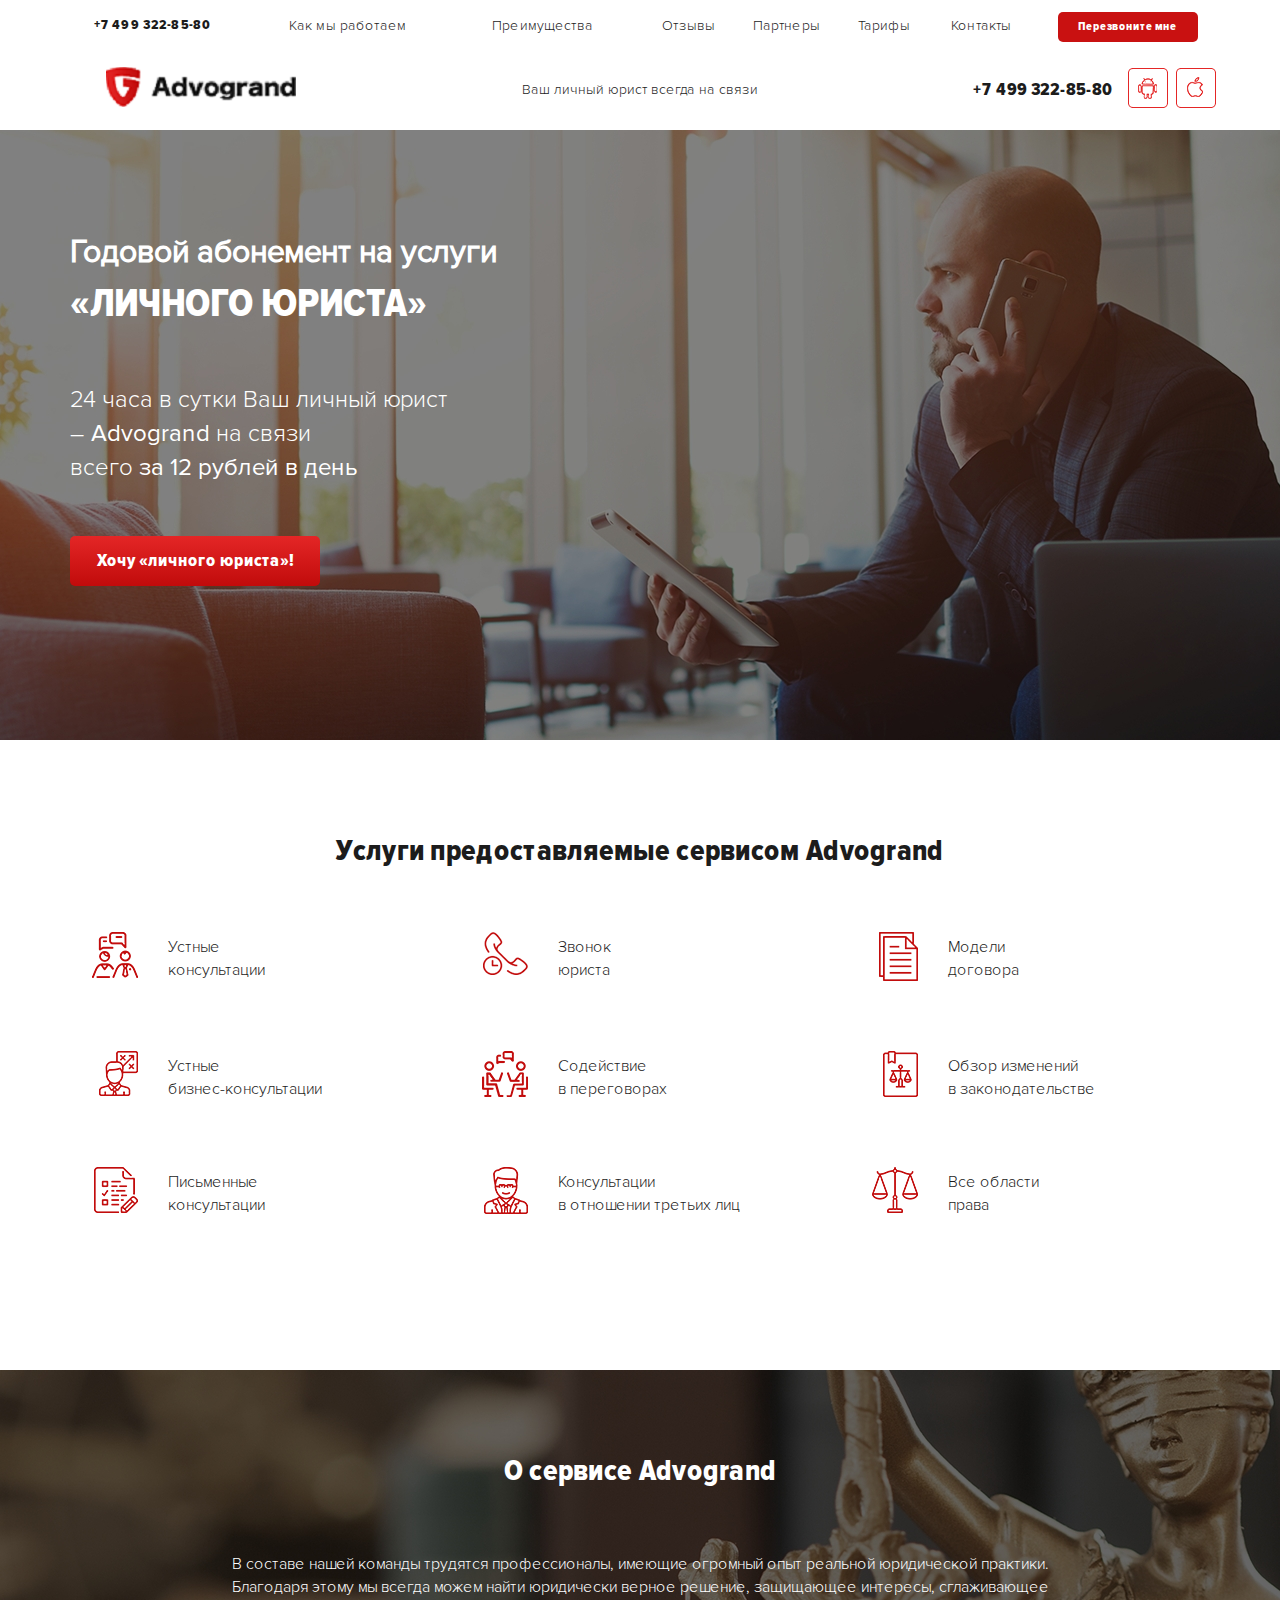
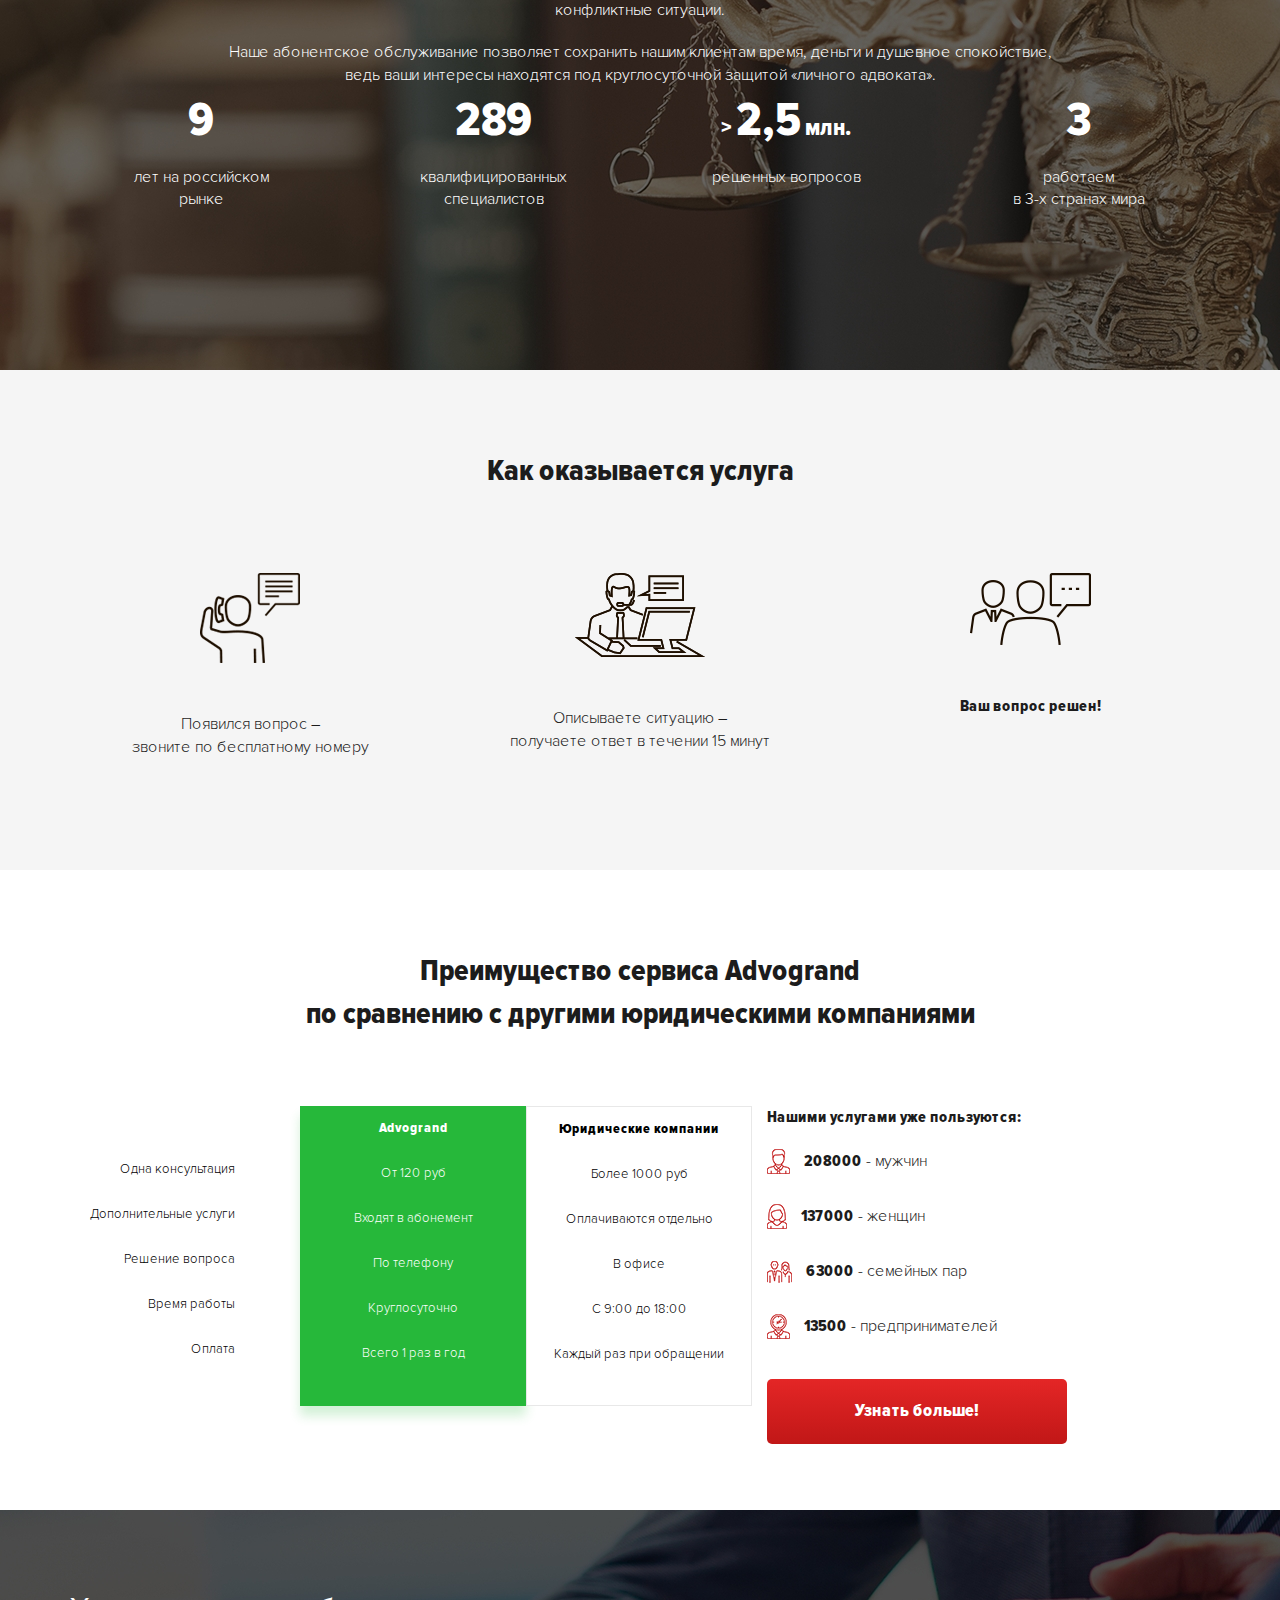
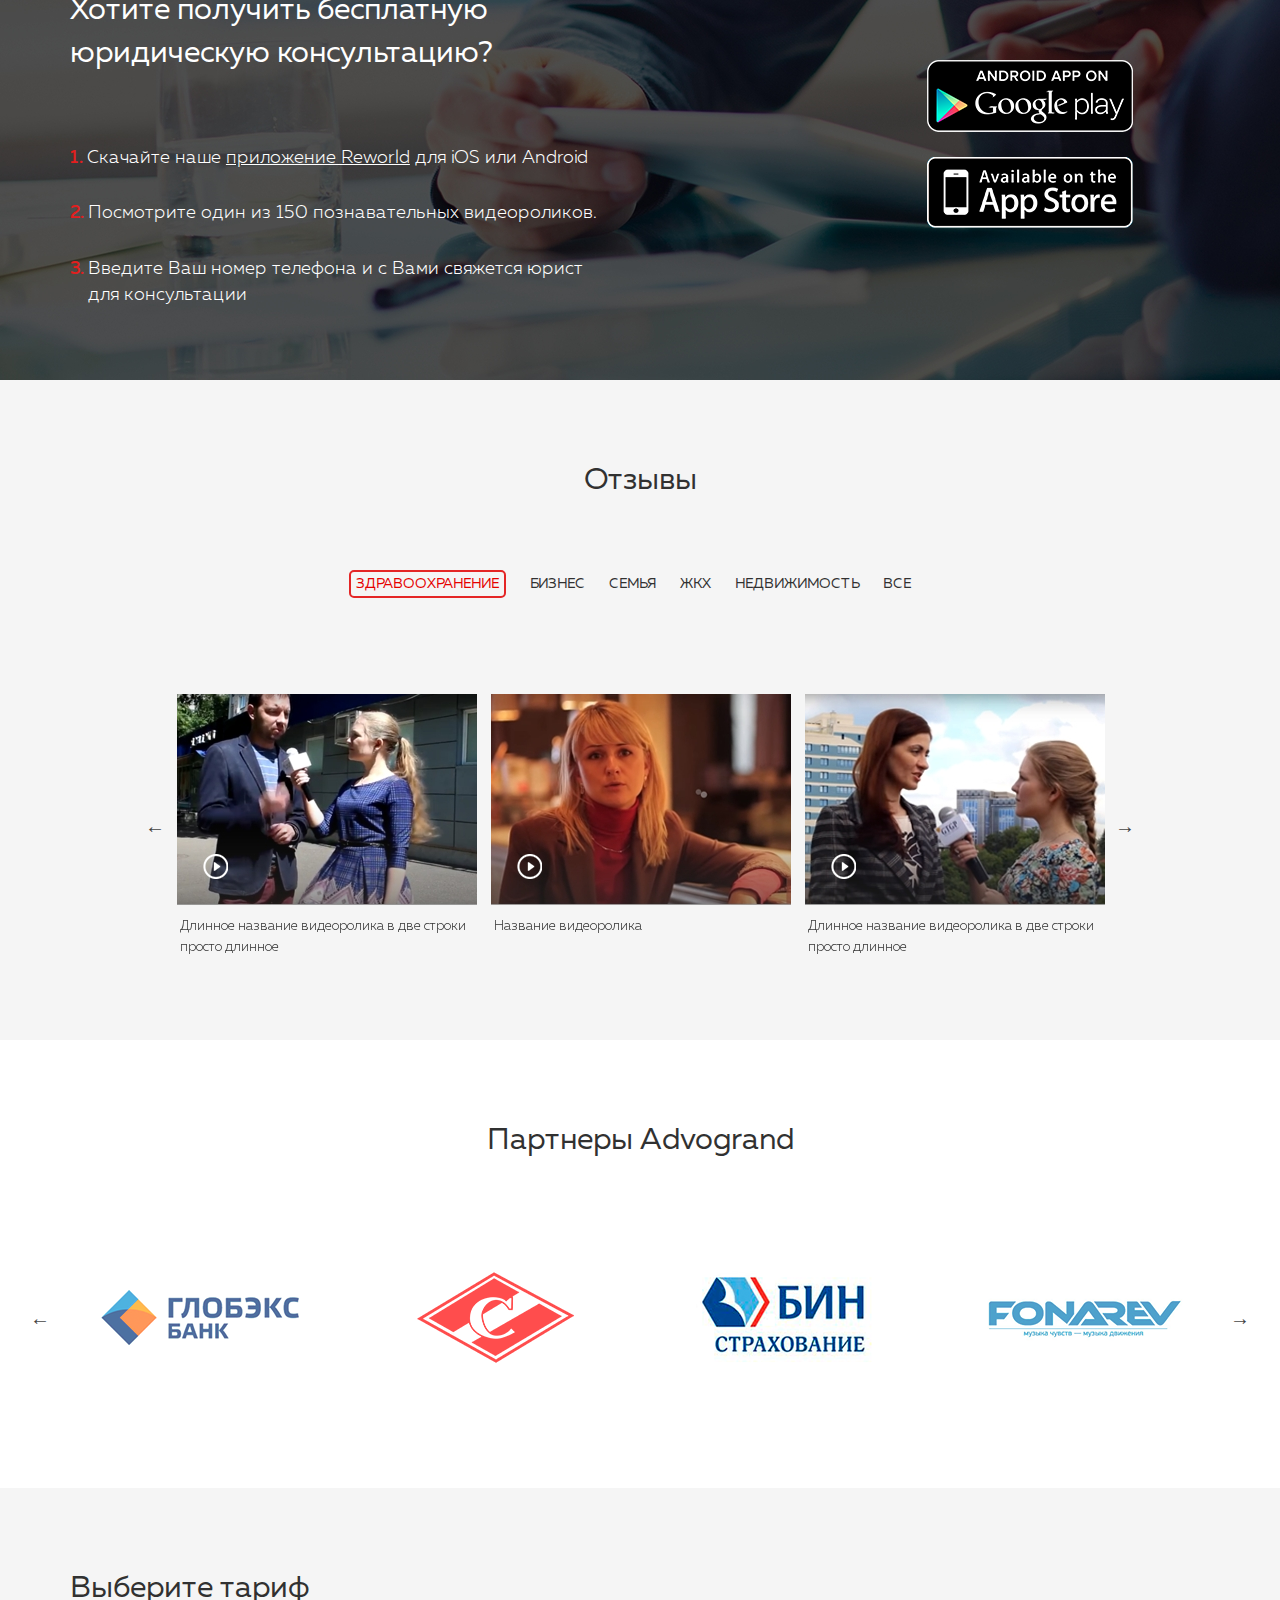
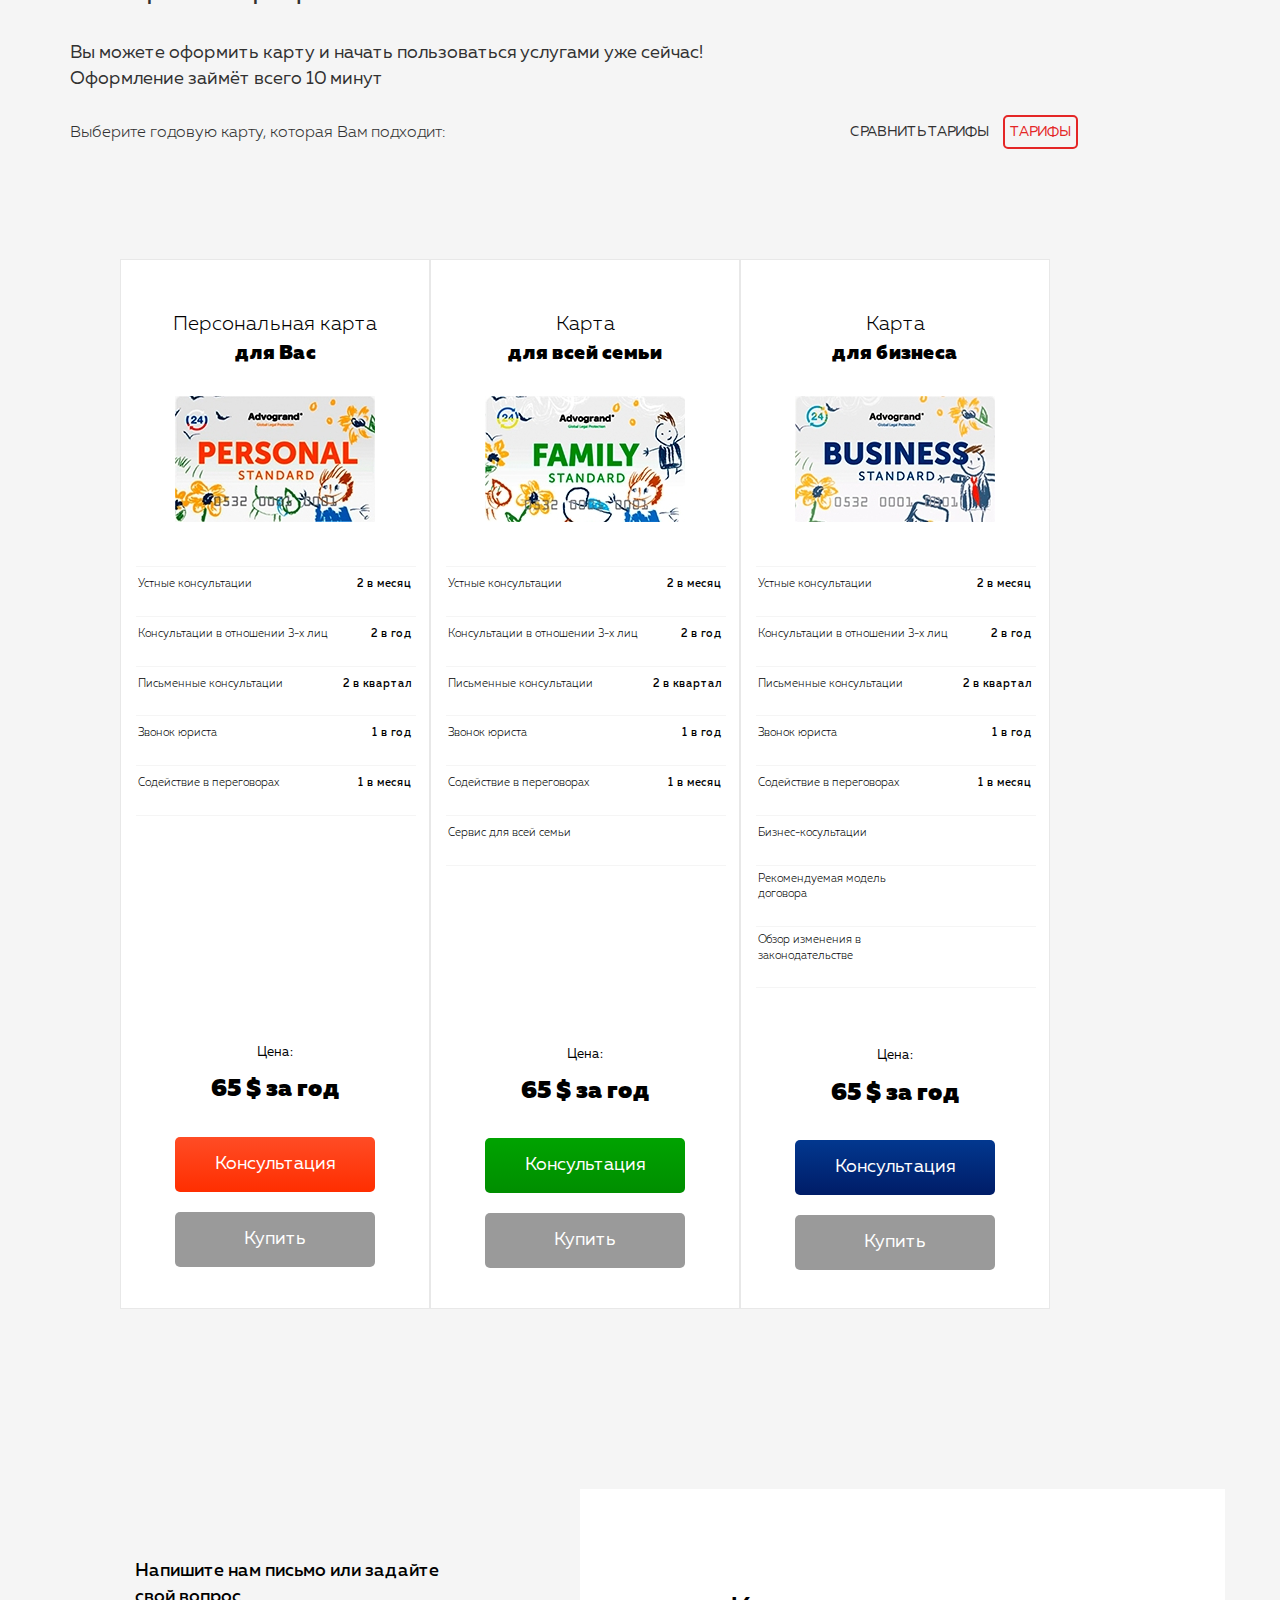
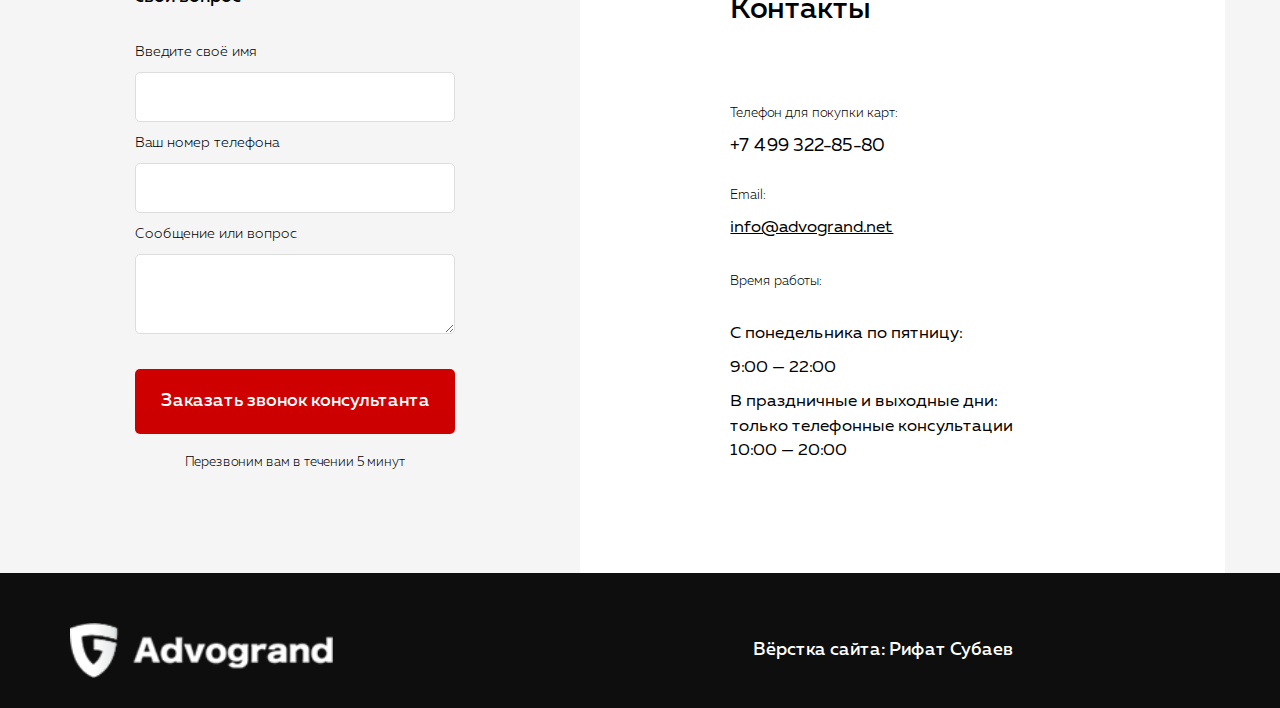
<file: img/index.html>
<!DOCTYPE html>
<html lang="ru">
  <head>
    <meta charset="utf-8">
    <meta http-equiv="X-UA-Compatible" content="IE=edge">
    <meta name="viewport" content="width=device-width, initial-scale=1">
    <title>Работа Рифата Субаева(ADVOGRAND)</title>
    <link rel="stylesheet" href="css/reset.css">
    <link href="css/bootstrap.min.css" rel="stylesheet">
    <link rel="stylesheet" href="css/style.css">
    <link rel="stylesheet" type="text/css" href="slick/slick.css"/>
    <link rel="stylesheet" type="text/css" href="slick/slick-theme.css"/>
  </head>
  <body>
	<div class="container">
		<div class="row header1">
			<div class="col-md-2 header_one_number"><span>+7 499 322-85-80</span></div>
			<div class="col-md-2 col-sm-2  header_one_menu"><a href="#how_we_work">Как мы работаем</a></div>
			<div class="col-md-2 col-sm-2 header_one_menu"><a href="#advantages">Преимущества</a></div>
			<div class="col-md-1 col-sm-1 header_one_menu"><a href="#reviews">Отзывы</a></div>
			<div class="col-md-1 col-sm-1 header_one_menu"><a href="#partners">Партнеры</a></div>
      <div class="col-md-1 col-sm-1 header_one_menu"><a href="#rates">Тарифы</a></div>
			<div class="col-md-1 col-sm-1 header_one_menu"><a href="#form">Контакты</a></div>
			<div class="col-md-2 col-sm-2"><a href="https://vk.com/id246126262" class="header_one-btn">Перезвоните мне</a></div>
		</div>
		<div class="row header2">
			<div class="col-md-3 col-sm-3 logo"></div>
			<div class="col-md-offset-1 col-md-4  col-sm-5 header2_headline">Ваш личный юрист всегда на связи</div>
			<div class="col-md-3 col-sm-3 header2_number">+7 499 322-85-80</div>
			<img src="img/android_logo.png" class="header2_icons" alt="icon">
			<img src="img/apple_logo.png" class="header2_icons" alt="icon">
		</div>
	</div>
	<div class="display_one">
		<div class="container">
			<div class="row">
				<div class="col-md-6 display_one-headline1">Годовой абонемент на услуги</div>
			</div>
			<div class="row">
				<div class="col-md-6 display_one-headline2">«личного юриста»</div>
			</div>
			<div class="row">
				<div class="col-md-5 display_one-description">24 часа в сутки Ваш личный юрист </div>
			</div>
			<div class="row">
				<div class="col-md-3 display_one-description">– <span>Advogrand</span> на связи</div>
			</div>
			<div class="row">
				<div class="col-md-4 display_one-description">всего <span>за 12 рублей в день</span></div>
			</div>
			<div class="row">
				<div class="col-md-4"><a href="https://vk.com/id246126262" class="display_one-btn">Хочу «личного юриста»!</a></div>
			</div>
		</div>
	</div>
  <div class="display_two display_two-normal">
  	<div class="container">
  		<div class="row">
  			<p class="col-md-12 col-sm-12 display_two-headline">Услуги предоставляемые сервисом Advogrand</p>
  		</div>
  		<div class="row">
  			<div class="col-md-1 col-sm-1 col-xs-2 display_two-icons">
  				<img src="img/display2_icon1.png" alt="icon">
  			</div>
  			<div class="col-md-3 col-sm-3 col-xs-4">
  				<p class="display_two-icons-Text">Устные<br>консультации</p>
  			</div>
  			<div class="col-md-1 col-sm-1 col-xs-2 display_two-icons">
  				<img src="img/display2_icon2.png" alt="icon">
  			</div>
  			<div class="col-md-3 col-sm-3 col-xs-4">
  				<p class="display_two-icons-Text">Звонок<br>юриста</p>
  			</div>
  			<div class="col-md-1 col-sm-1 col-xs-2 display_two-icons">
  				<img src="img/display2_icon3.png" alt="icon">
  			</div>
  			<div class="col-md-3 col-sm-3 col-xs-4">
  				<p class="display_two-icons-Text">Модели<br>договора</p>
  			</div>
  			</div>
  		<div class="row">
  			<div class="col-md-1 col-sm-1 col-xs-2 display_two-icons">
  				<img src="img/display2_icon4.png" alt="icon">
  			</div>
  			<div class="col-md-3 col-sm-3 col-xs-4">
  				<p class="display_two-icons-Text">Устные<br>бизнес-консультации</p>
  			</div>
  			<div class="col-md-1 col-sm-1 col-xs-2 display_two-icons">
  				<img src="img/display2_icon5.png" alt="icon">
  			</div>
  			<div class="col-md-3 col-sm-3 col-xs-4">
  				<p class="display_two-icons-Text">Содействие<br>в переговорах</p>
  			</div>
  			<div class="col-md-1 col-sm-1 col-xs-2 display_two-icons">
  				<img src="img/display2_icon6.png" alt="icon">
  			</div>
  			<div class="col-md-3 col-sm-3 col-xs-4">
  				<p class="display_two-icons-Text">Обзор изменений<br>в законодательстве</p>
  			</div>
  			</div>
  		<div class="row">
  			<div class="col-md-1 col-sm-1 col-xs-2 display_two-icons">
  				<img src="img/display2_icon7.png" alt="icon">
  			</div>
  			<div class="col-md-3 col-sm-3 col-xs-4">
  				<p class="display_two-icons-Text">Письменные<br>консультации</p>
  			</div>
  			<div class="col-md-1 col-sm-1 col-xs-2 display_two-icons">
  				<img src="img/display2_icon8.png" alt="icon">
  			</div>
  			<div class="col-md-3 col-sm-3 col-xs-4">
  				<p class="display_two-icons-Text">Консультации<br>в отношении третьих лиц</p>
  			</div>
  			<div class="col-md-1 col-sm-1 col-xs-2 display_two-icons">
  				<img src="img/display2_icon9.png" alt="icon">
  			</div>
  			<div class="col-md-3 col-sm-3 col-xs-4">
  				<p class="display_two-icons-Text">Все области<br>права</p>
  			</div>
  		</div>
  	</div>
  </div>
  <div class="display_two display_two-min">
    <div class="container">
      <div class="row">
        <p class="col-md-12 col-sm-12 display_two-headline">Услуги предоставляемые сервисом Advogrand</p>
      </div>
      <div class="row">
        <div class="col-md-1 col-sm-1 col-xs-offset-3 col-xs-2 display_two-icons">
          <img src="img/display2_icon1.png" alt="icon">
        </div>
        <div class="col-md-3 col-sm-3 col-xs-4">
          <p class="display_two-icons-Text">Устные<br>консультации</p>
        </div>
      </div>
      <div class="row">  
        <div class="col-md-1 col-sm-1 col-xs-offset-3 col-xs-2 display_two-icons">
          <img src="img/display2_icon2.png" alt="icon">
        </div>
        <div class="col-md-3 col-sm-3 col-xs-4">
          <p class="display_two-icons-Text">Звонок<br>юриста</p>
        </div>
      </div>
      <div class="row">  
        <div class="col-md-1 col-sm-1 col-xs-offset-3 col-xs-2 display_two-icons">
          <img src="img/display2_icon3.png" alt="icon">
        </div>
        <div class="col-md-3 col-sm-3 col-xs-4">
          <p class="display_two-icons-Text">Модели<br>договора</p>
        </div>
      </div>
      <div class="row">  
        <div class="col-md-1 col-sm-1 col-xs-offset-3 col-xs-2 display_two-icons">
          <img src="img/display2_icon4.png" alt="icon">
        </div>
        <div class="col-md-3 col-sm-3 col-xs-4">
          <p class="display_two-icons-Text">Устные<br>бизнес-консультации</p>
        </div>
      </div>
      <div class="row">
        <div class="col-md-1 col-sm-1 col-xs-offset-3 col-xs-2 display_two-icons">
          <img src="img/display2_icon5.png" alt="icon">
        </div>
        <div class="col-md-3 col-sm-3 col-xs-4">
          <p class="display_two-icons-Text">Содействие<br>в переговорах</p>
        </div>
      </div>
      <div class="row">  
        <div class="col-md-1 col-sm-1 col-xs-offset-3 col-xs-2 display_two-icons">
          <img src="img/display2_icon6.png" alt="icon">
        </div>
        <div class="col-md-3 col-sm-3 col-xs-4">
          <p class="display_two-icons-Text">Обзор изменений<br>в законодательстве</p>
        </div>
      </div>
      <div class="row">
        <div class="col-md-1 col-sm-1 col-xs-offset-3 col-xs-2 display_two-icons">
          <img src="img/display2_icon7.png" alt="icon">
        </div>
        <div class="col-md-3 col-sm-3 col-xs-4">
          <p class="display_two-icons-Text">Письменные<br>консультации</p>
        </div>
      </div>
      <div class="row">  
        <div class="col-md-1 col-sm-1 col-xs-offset-3 col-xs-2 display_two-icons">
          <img src="img/display2_icon8.png" alt="icon">
        </div>
        <div class="col-md-3 col-sm-3 col-xs-4">
          <p class="display_two-icons-Text">Консультации<br>в отношении третьих лиц</p>
        </div>
      </div>
      <div class="row">  
        <div class="col-md-1 col-sm-1 col-xs-offset-3 col-xs-2 display_two-icons">
          <img src="img/display2_icon9.png" alt="icon">
        </div>
        <div class="col-md-3 col-sm-3 col-xs-4">
          <p class="display_two-icons-Text">Все области<br>права</p>
        </div>
      </div>
    </div>
  </div>
  <div class="display_three">
  	<div class="container">
  		<div class="row">
  			<div class="display_three-headline col-md-12">О сервисе Advogrand</div>
				<div class="display_three-description1 col-md-12">В составе нашей команды трудятся профессионалы, имеющие огромный опыт реальной юридической практики. <br>Благодаря этому мы всегда можем найти юридически верное решение, защищающее интересы, сглаживающее <br>конфликтные ситуации.</div>
				<div class="display_three-description2 col-md-12">Наше абонентское обслуживание позволяет сохранить нашим клиентам время, деньги и душевное спокойствие, <br>ведь ваши интересы находятся под круглосуточной защитой «личного адвоката».</div>
  		</div>
  		<div class="row display_three_normal">
  			<div class="col-md-3 col-sm-3 col-xs-3">
  				<p class="display_three-numbers">9</p><br>
  				<p class="display_three-numbersText">лет на российском <br>рынке</p>
  			</div>
  			<div class="col-md-3 col-sm-3 col-xs-3">
  				<p class="display_three-numbers">289</p><br>
  				<p class="display_three-numbersText"> квалифицированных<br>специалистов</p>
  			</div>
  			<div class="col-md-3 col-sm-3 col-xs-3">
  				<span>></span>
  				<p class="display_three-numbers">2,5</p>
  				<span>млн.</span><br>
  				<p class="display_three-numbersText">решенных вопросов</p>
  			</div>
  			<div class="col-md-3 col-sm-3 col-xs-3">
  				<p class="display_three-numbers">3</p><br>
  				<p class="display_three-numbersText">работаем <br>в 3-х странах мира</p>
  			</div>
  		</div>
      <div class="row display_three_min">
       <div class="row">
          <div class="col-xs-6">
          <p class="display_three-numbers">9</p><br>
          <p class="display_three-numbersText">лет на российском <br>рынке</p>
        </div>
        <div class="col-xs-6">
          <p class="display_three-numbers">289</p><br>
          <p class="display_three-numbersText"> квалифицированных<br>специалистов</p>
        </div>
       </div>
       <div class="row">
        <div class="col-xs-6">
          <span>></span>
          <p class="display_three-numbers">2,5</p>
          <span>млн.</span><br>
          <p class="display_three-numbersText">решенных вопросов</p>
        </div>
        <div class="col-xs-6">
          <p class="display_three-numbers">3</p><br>
          <p class="display_three-numbersText">работаем <br>в 3-х странах мира</p>
        </div>
      </div>
    </div>
  	</div>
  </div>
  <div class="display_four" id="how_we_work">
  	<div class="container">
  		<div class="row">
  			<div class="display_four-headline">Как оказывается услуга</div>
  		</div>
  		<div class="row">
  			<div class="col-md-4">
  				<img src="img/display4_icon1.png" alt="icon">
  				<br>
  				<p class="display_four-iconText">Появился вопрос – <br>звоните по бесплатному номеру</p>
  			</div>
  			<div class="col-md-4">
  				<img src="img/display4_icon2.png" alt="icon">
  				<br>
  				<p class="display_four-iconText">Описываете ситуацию – <br>получаете ответ в течении 15 минут</p>
  			</div>
  			<div class="col-md-4">
  				<img src="img/display4_icon3.png" alt="icon">
  				<br>
  				<p class="display_four-iconTextBold">Ваш вопрос решен!</p>
  			</div>
  		</div>
  	</div>
  </div>
  <div class="display_five" id="advantages">
  	<div class="container">
  		<div class="row">
  			<div class="col-md-12 display_five-headline">
  				Преимущество сервиса Advogrand<br>по сравнению с другими юридическими компаниями</div>
  		</div>
  		<div class="row display_fiveNormal">		
				<div class="col-md-2 display_five-cheaklist">Одна консультация<br>Дополнительные услуги<br>Решение вопроса<br>Время работы<br>Оплата</div>
				<div class="col-md-3 display_five-advograndAdvanteges"><span>Advogrand</span><br>От 120 руб<br>Входят в абонемент<br>По телефону<br>Круглосуточно<br>Всего 1 раз в год</div>
				<div class="col-md-3 display_five-companiaAdvateges"><span>Юридические компании</span><br>Более 1000 руб<br>Оплачиваются отдельно<br>В офисе<br>С 9:00 до 18:00<br>Каждый раз  при обращении</div>
				<div class="col-md-4 display_five-rightcolumn">
					<p class="display_five-rightcolumn_headline">Нашими услугами уже пользуются:</p><br>
					<img src="img/display5_icon1.png" alt="icon">
					<span>208000</span>
					<p class="display_five-rightcolumn_text">- мужчин</p><br>
					<img src="img/display5_icon2.png" alt="icon">
					<span>137000</span>
					<p class="display_five-rightcolumn_text">- женщин</p><br>
					<img src="img/display5_icon3.png" alt="icon">
					<span>63000</span>
					<p class="display_five-rightcolumn_text">- семейных пар</p><br>
					<img src="img/display5_icon4.png" alt="icon">
					<span>13500</span>
					<p class="display_five-rightcolumn_text">- предпринимателей</p><br>
					<a href="https://vk.com/id246126262" class="display_five-rightcolumn_btn">Узнать больше!</a>
				</div>
  		</div>
      <div class="row display_fiveMin">    
        <div class="row display_fiveMin-margin">
          <div class="col-sm-6 col-xs-6 display_five-cheaklist">Одна консультация<br>Дополнительные услуги<br>Решение вопроса<br>Время работы<br>Оплата</div>
        <div class="col-sm-6 col-xs-6 display_five-advograndAdvanteges"><span>Advogrand</span><br>От 120 руб<br>Входят в абонемент<br>По телефону<br>Круглосуточно<br>Всего 1 раз в год</div>
        </div>
        <div class="row display_fiveMin-margin">
          <div class="col-sm-6 col-xs-6 display_five-cheaklist">Одна консультация<br>Дополнительные услуги<br>Решение вопроса<br>Время работы<br>Оплата</div>
        <div class="col-sm-6 col-xs-6 display_five-companiaAdvateges"><span>Юридические компании</span><br>Более 1000 руб<br>Оплачиваются отдельно<br>В офисе<br>С 9:00 до 18:00<br>Каждый раз  при обращении</div>
        </div>
        <div class=" display_five-rightcolumn">
          <p class="display_five-rightcolumn_headline">Нашими услугами уже пользуются:</p><br>
          <img src="img/display5_icon1.png" alt="icon">
          <span>208000</span>
          <p class="display_five-rightcolumn_text">- мужчин</p><br>
          <img src="img/display5_icon2.png" alt="icon">
          <span>137000</span>
          <p class="display_five-rightcolumn_text">- женщин</p><br>
          <img src="img/display5_icon3.png" alt="icon">
          <span>63000</span>
          <p class="display_five-rightcolumn_text">- семейных пар</p><br>
          <img src="img/display5_icon4.png" alt="icon">
          <span>13500</span>
          <p class="display_five-rightcolumn_text">- предпринимателей</p><br>
          <a href="https://vk.com/id246126262" class="display_five-rightcolumn_btn">Узнать больше!</a>
        </div>
      </div>
  	</div>
  </div>
  <div class="display_six">
  	<div class="container">
  		<div class="row">
  			<div class="col-md-7 col-xs-12 display_six-normal"><p class=" display_six-headline">Хотите получить бесплатную <br>юридическую консультацию?</p><br>
				<span class="display_six-numbers">1.</span>
				<p class="display_six-text">Скачайте наше <a href="https://vk.com/id246126262">приложение Reworld</a> для iOS или Android</p><br>
				<span class="display_six-numbers">2.</span>
				<p class="display_six-text">Посмотрите один из 150  познавательных видеороликов.</p><br>
				<span class="display_six-numbers">3.</span>
				<p class="display_six-text">Введите Ваш номер телефона и с Вами свяжется юрист <br>для консультации</p><br>
  			</div>
        <div class="col-md-7 col-xs-12 display_six-min"><p class=" display_six-headline">Хотите получить бесплатную <br>юридическую консультацию?</p><br>
        <span class="display_six-numbers">1.</span>
        <p class="display_six-text">Скачайте наше  <a href="https://vk.com/id246126262">приложение Reworld</a><br> для iOS или Android</p><br>
        <span class="display_six-numbers">2.</span>
        <p class="display_six-text">Посмотрите один из 150 <br>    познавательных видеороликов.</p><br>
        <span class="display_six-numbers">3.</span>
        <p class="display_six-text">Введите Ваш номер телефона<br> и с Вами свяжется юрист <br>для консультации</p><br>
        </div>
  			<div class="col-md-offset-1 col-md-4 display_six-links">
  				<a href="https://vk.com/id246126262"><img src="img/googleplay.png" alt=""></a><br>
  				<a href="https://vk.com/id246126262"><img src="img/appstore.png" alt=""></a>
  			</div>
        <div class="display_six-links_min">
          <a href="https://vk.com/id246126262"><img src="img/googleplay.png" alt=""></a>
          <a href="https://vk.com/id246126262"><img src="img/appstore.png" alt=""></a>
        </div>
  		</div>
  	</div>
  </div>
  <div class="display_seven" id="reviews">
    <div class="container">
      <div class="row">
        <p class="display_seven-headline">Отзывы</p>
        <div class="wrapper">
          <div class="tabs">
              <span class="tab">Здравоохранение</span>
              <span class="tab">Бизнес</span>
              <span class="tab">Семья</span> 
              <span class="tab">ЖКХ</span>
              <span class="tab">Недвижимость</span>
              <span class="tab">Все</span>      
          </div>
          <div class="tab_content">
              <div class="tab_item">
                <div class="slick">
                  <div class="tab_content-slick_content tab_content-slick_content1">
                     <a href="https://www.youtube.com">
                       <img src="img/display7_icon.png" alt="" class="tab_content-slick_content_icon"  >
                     </a>
                     <div class="video_headline">
                       <a href="https://www.youtube.com">
                       Длинное название видеоролика в две строки просто длинное
                     </a>
                     </div>
                  </div>
                  <div class="tab_content-slick_content tab_content-slick_content2">
                    <a href="https://www.youtube.com">
                       <img src="img/display7_icon.png" alt="" class="tab_content-slick_content_icon"  >
                     </a>
                     <div class="video_headline">
                       <a href="https://www.youtube.com">
                       Название видеоролика
                     </a>
                     </div>
                  </div>
                  <div class="tab_content-slick_content tab_content-slick_content3">
                    <a href="https://www.youtube.com">
                       <img src="img/display7_icon.png" alt="" class="tab_content-slick_content_icon"  >
                     </a>
                     <div class="video_headline">
                       <a href="https://www.youtube.com">
                       Длинное название видеоролика в две строки просто длинное
                     </a>
                     </div>
                  </div>
                  <div class="tab_content-slick_content tab_content-slick_content1">
                    <a href="https://www.youtube.com">
                       <img src="img/display7_icon.png" alt="" class="tab_content-slick_content_icon"  >
                     </a>
                     <div class="video_headline">
                       <a href="https://www.youtube.com">
                       Длинное название видеоролика в две строки просто длинное
                     </a>
                     </div>
                  </div>
                  <div class="tab_content-slick_content tab_content-slick_content2">
                    <a href="https://www.youtube.com">
                       <img src="img/display7_icon.png" alt="" class="tab_content-slick_content_icon"  >
                     </a>
                     <div class="video_headline">
                       <a href="https://www.youtube.com">
                       Название видеоролика
                     </a>
                     </div>
                  </div>
                  <div class="tab_content-slick_content tab_content-slick_content3">
                    <a href="https://www.youtube.com">
                       <img src="img/display7_icon.png" alt="" class="tab_content-slick_content_icon"  >
                     </a>
                     <div class="video_headline">
                       <a href="https://www.youtube.com">
                       Длинное название видеоролика в две строки просто длинное
                     </a>
                    </div>
                  </div>
                </div>
              </div>
            </div>
              <div class="tab_item items_no_content">В макете не было контента для данных вкладок</div>
              <div class="tab_item items_no_content">В макете не было контента для данных вкладок</div>
              <div class="tab_item items_no_content">В макете не было контента для данных вкладок</div>
              <div class="tab_item items_no_content">В макете не было контента для данных вкладок</div>
              <div class="tab_item items_no_content">В макете не было контента для данных вкладок</div>
               <div class="tab_content_min">
              <div class="tab_item_min">
                <div class="slick_min1">
                  <div class="tab_content-slick_content tab_content-slick_content1">
                     <a href="https://www.youtube.com">
                       <img src="img/display7_icon.png" alt="" class="tab_content-slick_content_icon"  >
                     </a>
                     <div class="video_headline">
                       <a href="https://www.youtube.com">
                       Длинное название видеоролика в две строки <br>просто длинное
                     </a>
                     </div>
                  </div>
                  <div class="tab_content-slick_content tab_content-slick_content2">
                    <a href="https://www.youtube.com">
                       <img src="img/display7_icon.png" alt="" class="tab_content-slick_content_icon"  >
                     </a>
                     <div class="video_headline">
                       <a href="https://www.youtube.com">
                       Название видеоролика
                     </a>
                     </div>
                  </div>
                  <div class="tab_content-slick_content tab_content-slick_content3">
                    <a href="https://www.youtube.com">
                       <img src="img/display7_icon.png" alt="" class="tab_content-slick_content_icon"  >
                     </a>
                     <div class="video_headline">
                       <a href="https://www.youtube.com">
                       Длинное название видеоролика в две строки <br>просто длинное
                     </a>
                     </div>
                  </div>
                  <div class="tab_content-slick_content tab_content-slick_content1">
                    <a href="https://www.youtube.com">
                       <img src="img/display7_icon.png" alt="" class="tab_content-slick_content_icon"  >
                     </a>
                     <div class="video_headline">
                       <a href="https://www.youtube.com">
                       Длинное название видеоролика в две строки <br>просто длинное
                     </a>
                     </div>
                  </div>
                  <div class="tab_content-slick_content tab_content-slick_content2">
                    <a href="https://www.youtube.com">
                       <img src="img/display7_icon.png" alt="" class="tab_content-slick_content_icon"  >
                     </a>
                     <div class="video_headline">
                       <a href="https://www.youtube.com">
                       Название видеоролика
                     </a>
                     </div>
                  </div>
                  <div class="tab_content-slick_content tab_content-slick_content3">
                    <a href="https://www.youtube.com">
                       <img src="img/display7_icon.png" alt="" class="tab_content-slick_content_icon"  >
                     </a>
                     <div class="video_headline">
                       <a href="https://www.youtube.com">
                       Длинное название видеоролика в две строки <br>просто длинное
                     </a>
                     </div>
                  </div>
                  </div>
              <div class="tab_item_min items_no_content">В макете не было контента для данных вкладок</div>
              <div class="tab_item_min items_no_content">В макете не было контента для данных вкладок</div>
              <div class="tab_item_min items_no_content">В макете не было контента для данных вкладок</div>
              <div class="tab_item_min items_no_content">В макете не было контента для данных вкладок</div>
              <div class="tab_item_min items_no_content">В макете не было контента для данных вкладок</div>
          </div>
        </div>
      </div>
    </div>
  </div>
</div>
  <div class="display_eight" id="partners">
    <div class="container">
      <div class="row">
        <div class="display_eight-headline">Партнеры Advogrand</div>
        <div class="slick2">
          <div class="slick2_content slick2_content-1">
            <div class="slick2_content slick2_content-1_hover">
              <p class="slick2_conten-hover_text">«Глобэкс» — российский <br>коммерческий банк. Основан<br> в 1992 году. В 2012 году банк<br> «Глобэкс» вошёл в ежегодный<br> рейтинг надёжности Forbes <br> . Банк попал в группу <br>«Высокая надёжность», заняв<br> 30-е место с рейтингом 4 <br>  балла из 5-ти</p>
            </div>
          </div>
          <div class="slick2_content slick2_content-2">
            <div class="slick2_content slick2_content-2_hover">
              <p class="slick2_conten-hover_text">«Глобэкс» — российский <br>коммерческий банк. Основан<br> в 1992 году. В 2012 году банк<br> «Глобэкс» вошёл в ежегодный<br> рейтинг надёжности Forbes <br> . Банк попал в группу <br>«Высокая надёжность», заняв<br> 30-е место с рейтингом 4 <br>  балла из 5-ти</p>
            </div>
          </div>
          <div class="slick2_content slick2_content-3">
            <div class="slick2_content slick2_content-3_hover">
              <p class="slick2_conten-hover_text">«Глобэкс» — российский <br>коммерческий банк. Основан<br> в 1992 году. В 2012 году банк<br> «Глобэкс» вошёл в ежегодный<br> рейтинг надёжности Forbes <br> . Банк попал в группу <br>«Высокая надёжность», заняв<br> 30-е место с рейтингом 4 <br>  балла из 5-ти</p>
            </div>
          </div>
          <div class="slick2_content slick2_content-4">
            <div class="slick2_content slick2_content-4_hover">
              <p class="slick2_conten-hover_text">«Глобэкс» — российский <br>коммерческий банк. Основан<br> в 1992 году. В 2012 году банк<br> «Глобэкс» вошёл в ежегодный<br> рейтинг надёжности Forbes <br> . Банк попал в группу <br>«Высокая надёжность», заняв<br> 30-е место с рейтингом 4 <br>  балла из 5-ти</p>
            </div>
          </div>
          <div class="slick2_content slick2_content-5">
            <div class="slick2_content slick2_content-5_hover">
              <p class="slick2_conten-hover_text">«Глобэкс» — российский <br>коммерческий банк. Основан<br> в 1992 году. В 2012 году банк<br> «Глобэкс» вошёл в ежегодный<br> рейтинг надёжности Forbes <br> . Банк попал в группу <br>«Высокая надёжность», заняв<br> 30-е место с рейтингом 4 <br>  балла из 5-ти</p>
            </div>
          </div>
          <div class="slick2_content slick2_content-6">
            <div class="slick2_content slick2_content-6_hover">
              <p class="slick2_conten-hover_text">«Глобэкс» — российский <br>коммерческий банк. Основан<br> в 1992 году. В 2012 году банк<br> «Глобэкс» вошёл в ежегодный<br> рейтинг надёжности Forbes <br> . Банк попал в группу <br>«Высокая надёжность», заняв<br> 30-е место с рейтингом 4 <br>  балла из 5-ти</p>
            </div>
          </div>
          <div class="slick2_content slick2_content-7">
            <div class="slick2_content slick2_content-7_hover">
              <p class="slick2_conten-hover_text">«Глобэкс» — российский <br>коммерческий банк. Основан<br> в 1992 году. В 2012 году банк<br> «Глобэкс» вошёл в ежегодный<br> рейтинг надёжности Forbes <br> . Банк попал в группу <br>«Высокая надёжность», заняв<br> 30-е место с рейтингом 4 <br>  балла из 5-ти</p>
            </div>
          </div>
          <div class="slick2_content slick2_content-8">
            <div class="slick2_content slick2_content-8_hover">
              <p class="slick2_conten-hover_text">«Глобэкс» — российский <br>коммерческий банк. Основан<br> в 1992 году. В 2012 году банк<br> «Глобэкс» вошёл в ежегодный<br> рейтинг надёжности Forbes <br> . Банк попал в группу <br>«Высокая надёжность», заняв<br> 30-е место с рейтингом 4 <br>  балла из 5-ти</p>
            </div>
          </div>
        </div>
        <div class="slick2_min">
          <div class="slick2_content slick2_content-1">
            <div class="slick2_content slick2_content-1_hover">
              <p class="slick2_conten-hover_text">«Глобэкс» — российский <br>коммерческий банк. Основан<br> в 1992 году. В 2012 году банк<br> «Глобэкс» вошёл в ежегодный<br> рейтинг надёжности Forbes <br> . Банк попал в группу <br>«Высокая надёжность», заняв<br> 30-е место с рейтингом 4 <br>  балла из 5-ти</p>
            </div>
          </div>
          <div class="slick2_content slick2_content-2">
            <div class="slick2_content slick2_content-2_hover">
              <p class="slick2_conten-hover_text">«Глобэкс» — российский <br>коммерческий банк. Основан<br> в 1992 году. В 2012 году банк<br> «Глобэкс» вошёл в ежегодный<br> рейтинг надёжности Forbes <br> . Банк попал в группу <br>«Высокая надёжность», заняв<br> 30-е место с рейтингом 4 <br>  балла из 5-ти</p>
            </div>
          </div>
          <div class="slick2_content slick2_content-3">
            <div class="slick2_content slick2_content-3_hover">
              <p class="slick2_conten-hover_text">«Глобэкс» — российский <br>коммерческий банк. Основан<br> в 1992 году. В 2012 году банк<br> «Глобэкс» вошёл в ежегодный<br> рейтинг надёжности Forbes <br> . Банк попал в группу <br>«Высокая надёжность», заняв<br> 30-е место с рейтингом 4 <br>  балла из 5-ти</p>
            </div>
          </div>
          <div class="slick2_content slick2_content-4">
            <div class="slick2_content slick2_content-4_hover">
              <p class="slick2_conten-hover_text">«Глобэкс» — российский <br>коммерческий банк. Основан<br> в 1992 году. В 2012 году банк<br> «Глобэкс» вошёл в ежегодный<br> рейтинг надёжности Forbes <br> . Банк попал в группу <br>«Высокая надёжность», заняв<br> 30-е место с рейтингом 4 <br>  балла из 5-ти</p>
            </div>
          </div>
          <div class="slick2_content slick2_content-5">
            <div class="slick2_content slick2_content-5_hover">
              <p class="slick2_conten-hover_text">«Глобэкс» — российский <br>коммерческий банк. Основан<br> в 1992 году. В 2012 году банк<br> «Глобэкс» вошёл в ежегодный<br> рейтинг надёжности Forbes <br> . Банк попал в группу <br>«Высокая надёжность», заняв<br> 30-е место с рейтингом 4 <br>  балла из 5-ти</p>
            </div>
          </div>
          <div class="slick2_content slick2_content-6">
            <div class="slick2_content slick2_content-6_hover">
              <p class="slick2_conten-hover_text">«Глобэкс» — российский <br>коммерческий банк. Основан<br> в 1992 году. В 2012 году банк<br> «Глобэкс» вошёл в ежегодный<br> рейтинг надёжности Forbes <br> . Банк попал в группу <br>«Высокая надёжность», заняв<br> 30-е место с рейтингом 4 <br>  балла из 5-ти</p>
            </div>
          </div>
          <div class="slick2_content slick2_content-7">
            <div class="slick2_content slick2_content-7_hover">
              <p class="slick2_conten-hover_text">«Глобэкс» — российский <br>коммерческий банк. Основан<br> в 1992 году. В 2012 году банк<br> «Глобэкс» вошёл в ежегодный<br> рейтинг надёжности Forbes <br> . Банк попал в группу <br>«Высокая надёжность», заняв<br> 30-е место с рейтингом 4 <br>  балла из 5-ти</p>
            </div>
          </div>
          <div class="slick2_content slick2_content-8">
            <div class="slick2_content slick2_content-8_hover">
              <p class="slick2_conten-hover_text">«Глобэкс» — российский <br>коммерческий банк. Основан<br> в 1992 году. В 2012 году банк<br> «Глобэкс» вошёл в ежегодный<br> рейтинг надёжности Forbes <br> . Банк попал в группу <br>«Высокая надёжность», заняв<br> 30-е место с рейтингом 4 <br>  балла из 5-ти</p>
            </div>
          </div>
        </div>
      </div>
      </div>
    </div>
  
  <div class="display_nine" id="rates">
    <div class="container">
      <div class="row">
        <div class="col-md-4 display_nine-headline1">Выберите тариф</div>
      </div>
      <div class="row">
        <div class="col-md-8 display_nine-headline2">Вы можете оформить карту и начать пользоваться услугами уже сейчас! <br>Оформление займёт всего 10 минут</div>
      </div>
      <div class="row">
        <div class="col-md-5 display_nine-choice">Выберите годовую карту, которая Вам подходит:</div>
        <div class="col-md-offset-3 col-md-4">
         <p class="display_nine-rate_choice"> Сравнить тарифы</p> 
         <p class="display_nine-ratebtn">тарифы</p>
        </div>
      </div>
      <div class="row display_nine-rate">
        <div class="col-md-4 col-sm-12 display_nine-rates">
          <div class="display_nine-rates-headline">Персональная карта<br><span class="display_nine-rates-headlineBold">для Вас</span></div>
          <img class="display_nine-rates_img" src="img/rate1.jpg" alt="">
          <span class="display_nine-rates-line"></span>
         <div class="display_nine-rates-text">
            <p >Устные консультации</p>
         </div>
          <div class="display_nine-rates-textBold">
            <span> 2 в месяц</span>
          </div>
          <span class="display_nine-rates-line"></span>
          <p class="display_nine-rates-text">Консультации в отношении 3-х лиц</p>
          <span class="display_nine-rates-textBold">2 в год</span>
          <span class="display_nine-rates-line"></span>
          <p class="display_nine-rates-text">Письменные консультации </p>
          <span class="display_nine-rates-textBold">2 в квартал</span>
          <span class="display_nine-rates-line"></span>
          <p class="display_nine-rates-text">Звонок юриста</p>
          <span class="display_nine-rates-textBold">1 в год</span>
          <span class="display_nine-rates-line"></span>
          <p class="display_nine-rates-text">Содействие в переговорах</p>
          <span class="display_nine-rates-textBold">1 в месяц</span>
          <span class="display_nine-rates-line"></span>
          <div class="display_nine-btns display_nine-btns1">
            <p class="display_nine-btns_text1">Цена:</p><br>
            <span class="display_nine-btns_text2">65 $ за год</span><br>
            <a class="display_nine-btn1" href="https://vk.com/id246126262">Консультация</a><br>
            <a class="display_nine-btn2" href="https://vk.com/id246126262">Купить</a>
          </div>
        </div>
        <div class="col-md-4 col-sm-12 display_nine-rates">
          <div class="display_nine-rates-headline">Карта
          <br><span class="display_nine-rates-headlineBold">для всей семьи</span></div>
          <img class="display_nine-rates_img" src="img/rate2.jpg" alt="">
          <span class="display_nine-rates-line"></span>
         <div class="display_nine-rates-text">
            <p >Устные консультации</p>
         </div>
          <div class="display_nine-rates-textBold">
            <span> 2 в месяц</span>
          </div>
          <span class="display_nine-rates-line"></span>
          <p class="display_nine-rates-text">Консультации в отношении 3-х лиц</p>
          <span class="display_nine-rates-textBold">2 в год</span>
          <span class="display_nine-rates-line"></span>
          <p class="display_nine-rates-text">Письменные консультации </p>
          <span class="display_nine-rates-textBold">2 в квартал</span>
          <span class="display_nine-rates-line"></span>
          <p class="display_nine-rates-text">Звонок юриста</p>
          <span class="display_nine-rates-textBold">1 в год</span>
          <span class="display_nine-rates-line"></span>
          <p class="display_nine-rates-text">Содействие в переговорах</p>
          <span class="display_nine-rates-textBold">1 в месяц</span>
          <span class="display_nine-rates-line"></span>
          <p class="display_nine-rates-text">Сервис для всей семьи</p>
          <span class="display_nine-rates-textBold"></span>
          <span class="display_nine-rates-line"></span>
          <div class="display_nine-btns display_nine-btns2">
            <p class="display_nine-btns_text1">Цена:</p><br>
            <span class="display_nine-btns_text2">65 $ за год</span><br>
            <a class="display_nine-btn3" href="https://vk.com/id246126262">Консультация</a><br>
            <a class="display_nine-btn2" href="https://vk.com/id246126262">Купить</a>
          </div>
        </div>
        <div class="col-md-4 col-sm-12 display_nine-rates">
          <div class="display_nine-rates-headline">Карта<br><span class="display_nine-rates-headlineBold">для бизнеса</span></div>
          <img class="display_nine-rates_img" src="img/rate3.jpg" alt="">
          <span class="display_nine-rates-line"></span>
         <div class="display_nine-rates-text">
            <p >Устные консультации</p>
         </div>
          <div class="display_nine-rates-textBold">
            <span> 2 в месяц</span>
          </div>
          <span class="display_nine-rates-line"></span>
          <p class="display_nine-rates-text">Консультации в отношении 3-х лиц</p>
          <span class="display_nine-rates-textBold">2 в год</span>
          <span class="display_nine-rates-line"></span>
          <p class="display_nine-rates-text">Письменные консультации </p>
          <span class="display_nine-rates-textBold">2 в квартал</span>
          <span class="display_nine-rates-line"></span>
          <p class="display_nine-rates-text">Звонок юриста</p>
          <span class="display_nine-rates-textBold">1 в год</span>
          <span class="display_nine-rates-line"></span>
          <p class="display_nine-rates-text">Содействие в переговорах</p>
          <span class="display_nine-rates-textBold">1 в месяц</span>
          <span class="display_nine-rates-line"></span>
          <p class="display_nine-rates-text">Бизнес-косультации</p>
          <span class="display_nine-rates-textBold"></span>
          <span class="display_nine-rates-line"></span>
          <p class="display_nine-rates-text">Рекомендуемая модель <br>договора</p>
          <span class="display_nine-rates-textBold"></span>
          <span class="display_nine-rates-line"></span>
          <p class="display_nine-rates-text">Обзор изменения в<br> законодательстве</p>
          <span class="display_nine-rates-textBold"></span>
          <span class="display_nine-rates-line"></span>
          <div class="display_nine-btns display_nine-btns3">
            <p class="display_nine-btns_text1">Цена:</p><br>
            <span class="display_nine-btns_text2">65 $ за год</span><br>
            <a class="display_nine-btn4" href="https://vk.com/id246126262">Консультация</a><br>
            <a class="display_nine-btn2" href="https://vk.com/id246126262">Купить</a>
          </div>
        </div>
        <div class="form col-md-5" id="form">
          <div class="form_headline">Напишите нам письмо или задайте <br>свой вопрос</div>
          <p class="form_text">Введите своё имя</p><br>
          <input type="text" class="input1"><br>
           <p class="form_text">Ваш номер телефона</p><br>
          <input type="text" class="input1"><br>
           <p class="form_text">Сообщение или вопрос</p><br>
          <textarea  class="input2"></textarea><br>
          <a href="https://vk.com/id246126262">Заказать звонок консультанта</a><br>
          <p class="form_outtext">Перезвоним вам в течении 5 минут</p>
        </div>
        <div class="col-md-7 contacts">
          <div class="contacts_headline">Контакты</div><br>
          <p class="contacts_text1">Телефон для покупки карт:</p><br>
          <p class="contacts_text2">+7 499 322-85-80</p><br>
          <p class="contacts_text1">Email:</p><br>
          <p class="contacts_text3">info@advogrand.net</p><br><br>
          <p class="contacts_text1">Время работы:</p><br><br>
          <p class="contacts_text4">С понедельника по пятницу:</p><br>
          <p class="contacts_text4">9:00 — 22:00</p><br>
          <p class="contacts_text4">В праздничные и выходные дни: <br>только телефонные консультации <br>10:00 — 20:00</p>
        </div>
      </div>
      <div class="row display_nine-rate_min">
        <div class="row display_nine-rate_min1">
          <div class="display_nine-rates">
          <div class="display_nine-rates-headline">Персональная карта<br><span class="display_nine-rates-headlineBold">для Вас</span></div>
          <img class="display_nine-rates_img" src="img/rate1.jpg" alt="">
          <span class="display_nine-rates-line"></span>
         <div class="display_nine-rates-text">
            <p >Устные консультации</p>
         </div>
          <div class="display_nine-rates-textBold">
            <span> 2 в месяц</span>
          </div>
          <span class="display_nine-rates-line"></span>
          <p class="display_nine-rates-text">Консультации в отношении 3-х лиц</p>
          <span class="display_nine-rates-textBold">2 в год</span>
          <span class="display_nine-rates-line"></span>
          <p class="display_nine-rates-text">Письменные консультации </p>
          <span class="display_nine-rates-textBold">2 в квартал</span>
          <span class="display_nine-rates-line"></span>
          <p class="display_nine-rates-text">Звонок юриста</p>
          <span class="display_nine-rates-textBold">1 в год</span>
          <span class="display_nine-rates-line"></span>
          <p class="display_nine-rates-text">Содействие в переговорах</p>
          <span class="display_nine-rates-textBold">1 в месяц</span>
          <span class="display_nine-rates-line"></span>
          <div class="display_nine-btns display_nine-btns1">
            <p class="display_nine-btns_text1">Цена:</p><br>
            <span class="display_nine-btns_text2">65 $ за год</span><br>
            <a class="display_nine-btn1" href="https://vk.com/id246126262">Консультация</a><br>
            <a class="display_nine-btn2" href="https://vk.com/id246126262">Купить</a>
          </div>
        </div>
        </div><br>
        <div class="row display_nine-rate_min1">
          <div class="display_nine-rates">
          <div class="display_nine-rates-headline">Карта
          <br><span class="display_nine-rates-headlineBold">для всей семьи</span></div>
          <img class="display_nine-rates_img" src="img/rate2.jpg" alt="">
          <span class="display_nine-rates-line"></span>
         <div class="display_nine-rates-text">
            <p >Устные консультации</p>
         </div>
          <div class="display_nine-rates-textBold">
            <span> 2 в месяц</span>
          </div>
          <span class="display_nine-rates-line"></span>
          <p class="display_nine-rates-text">Консультации в отношении 3-х лиц</p>
          <span class="display_nine-rates-textBold">2 в год</span>
          <span class="display_nine-rates-line"></span>
          <p class="display_nine-rates-text">Письменные консультации </p>
          <span class="display_nine-rates-textBold">2 в квартал</span>
          <span class="display_nine-rates-line"></span>
          <p class="display_nine-rates-text">Звонок юриста</p>
          <span class="display_nine-rates-textBold">1 в год</span>
          <span class="display_nine-rates-line"></span>
          <p class="display_nine-rates-text">Содействие в переговорах</p>
          <span class="display_nine-rates-textBold">1 в месяц</span>
          <span class="display_nine-rates-line"></span>
          <p class="display_nine-rates-text">Сервис для всей семьи</p>
          <span class="display_nine-rates-textBold"></span>
          <span class="display_nine-rates-line"></span>
          <div class="display_nine-btns display_nine-btns2">
            <p class="display_nine-btns_text1">Цена:</p><br>
            <span class="display_nine-btns_text2">65 $ за год</span><br>
            <a class="display_nine-btn3" href="https://vk.com/id246126262">Консультация</a><br>
            <a class="display_nine-btn2" href="https://vk.com/id246126262">Купить</a>
          </div>
        </div>
        </div><br>
        <div class="row display_nine-rate_min1">
          <div class="display_nine-rates">
          <div class="display_nine-rates-headline">Карта<br><span class="display_nine-rates-headlineBold">для бизнеса</span></div>
          <img class="display_nine-rates_img" src="img/rate3.jpg" alt="">
          <span class="display_nine-rates-line"></span>
         <div class="display_nine-rates-text">
            <p >Устные консультации</p>
         </div>
          <div class="display_nine-rates-textBold">
            <span> 2 в месяц</span>
          </div>
          <span class="display_nine-rates-line"></span>
          <p class="display_nine-rates-text">Консультации в отношении 3-х лиц</p>
          <span class="display_nine-rates-textBold">2 в год</span>
          <span class="display_nine-rates-line"></span>
          <p class="display_nine-rates-text">Письменные консультации </p>
          <span class="display_nine-rates-textBold">2 в квартал</span>
          <span class="display_nine-rates-line"></span>
          <p class="display_nine-rates-text">Звонок юриста</p>
          <span class="display_nine-rates-textBold">1 в год</span>
          <span class="display_nine-rates-line"></span>
          <p class="display_nine-rates-text">Содействие в переговорах</p>
          <span class="display_nine-rates-textBold">1 в месяц</span>
          <span class="display_nine-rates-line"></span>
          <p class="display_nine-rates-text">Бизнес-косультации</p>
          <span class="display_nine-rates-textBold"></span>
          <span class="display_nine-rates-line"></span>
          <p class="display_nine-rates-text">Рекомендуемая модель <br>договора</p>
          <span class="display_nine-rates-textBold"></span>
          <span class="display_nine-rates-line"></span>
          <p class="display_nine-rates-text">Обзор изменения в<br> законодательстве</p>
          <span class="display_nine-rates-textBold"></span>
          <span class="display_nine-rates-line"></span>
          <div class="display_nine-btns display_nine-btns3">
            <p class="display_nine-btns_text1">Цена:</p><br>
            <span class="display_nine-btns_text2">65 $ за год</span><br>
            <a class="display_nine-btn4" href="https://vk.com/id246126262">Консультация</a><br>
            <a class="display_nine-btn2" href="https://vk.com/id246126262">Купить</a>
          </div>
        </div>
        </div><br>
        <div class="form display_nine-rate_min1">
          <div class="form_headline">Напишите нам письмо или задайте <br>свой вопрос</div>
          <p class="form_text">Введите своё имя</p><br>
          <input type="text" class="input1"><br>
           <p class="form_text">Ваш номер телефона</p><br>
          <input type="text" class="input1"><br>
           <p class="form_text">Сообщение или вопрос</p><br>
          <textarea  class="input2"></textarea><br>
          <a href="https://vk.com/id246126262">Заказать звонок консультанта</a><br>
          <p class="form_outtext">Перезвоним вам в течении 5 минут</p>
        </div><br>
        <div class="col-md-12 contacts">
          <div class="contacts_headline">Контакты</div><br>
          <p class="contacts_text1">Телефон для покупки карт:</p><br>
          <p class="contacts_text2">+7 499 322-85-80</p><br>
          <p class="contacts_text1">Email:</p><br>
          <p class="contacts_text3">info@advogrand.net</p><br><br>
          <p class="contacts_text1">Время работы:</p><br><br>
          <p class="contacts_text4">С понедельника по пятницу:</p><br>
          <p class="contacts_text4">9:00 — 22:00</p><br>
          <p class="contacts_text4">В праздничные и выходные дни: <br>только телефонные консультации <br>10:00 — 20:00</p>
        </div>
      </div>
    </div>
  </div>
  <div class="footer">
    <div class="container">
      <div class="row">
        <img class="col-md-3 col-sm-3   col-xs-3" src="img/logo_(2).png" alt="">
        <p class="col-md-offset-4 col-md-5 col-sm- offset-4 col-sm-5  col-xs-offset-4 col-xs-5">Вёрстка сайта: Рифат Субаев</p>
      </div>
    </div>
  </div>
  <div class="footer_min">
    <div class="container">
      <div class="row">
        <img class="col-xs-12" src="img/logo_(2).png" alt="">
      </div>
      <div class="row">  
        <p class="col-xs-12">Вёрстка сайта: Рифат Субаев</p>
      </div>
    </div>
  </div>
    <script src="https://ajax.googleapis.com/ajax/libs/jquery/1.12.4/jquery.min.js"></script>
    <script src="script/jquery-1.12.4.min.js"></script>
    <script src="slick/slick.min.js"></script>
    <script>
    	$(".tab_item").not(":first").hide();
      $(".wrapper .tab").click(function() {
	       $(".wrapper .tab").removeClass("active").eq($(this).index()).addClass("active");
	       $(".tab_item").hide().eq($(this).index()).fadeIn()
        }).eq(0).addClass("active");
    </script>	
    <script>
      $(".tab_item_min").not(":first").hide();
      $(".wrapper .tab").click(function() {
         $(".wrapper .tab").removeClass("active").eq($(this).index()).addClass("active");
         $(".tab_item_min").hide().eq($(this).index()).fadeIn()
        }).eq(0).addClass("active");
    </script> 
    <script>
      $('.slick').slick({
        infinite: true,
        slidesToShow: 3,
        slidesToScroll: 1
      });
    </script>
    <script>
      $('.slick2').slick({
        infinite: true,
        slidesToShow: 4,
        slidesToScroll: 1
      });
    </script>
    <script>
      $('.slick_min1').slick({
        infinite: true,
        slidesToShow: 1,
        slidesToScroll: 1
      });
    </script>
    <script>
      $('.slick2_min').slick({
        infinite: true,
        slidesToShow: 1,
        slidesToScroll: 1
      });
    </script>
  </body>
</html>
</file>
<file: css/style.css>
@font-face {
  font-family: 'Proxima Nova';
  src: url('../fonts/ProximaNova-ExtraBoldCondensed.eot');
  src: url('../fonts/ProximaNova-ExtraBoldCondensed.eot?#iefix') format('embedded-opentype'), url('../fonts/ProximaNova-ExtraBoldCondensed.woff2') format('woff2'), url('../fonts/ProximaNova-ExtraBoldCondensed.woff') format('woff'), url('../fonts/ProximaNova-ExtraBoldCondensed.ttf') format('truetype'), url('../fonts/ProximaNova-ExtraBoldCondensed.svg#ProximaNova-ExtraBoldCondensed') format('svg');
  font-weight: 800;
  font-style: normal;
}
@font-face {
  font-family: 'Proxima Nova Cn Rg';
  src: url('../fonts/ProximaNovaCond-Regular.eot');
  src: url('../fonts/ProximaNovaCond-Regular.eot?#iefix') format('embedded-opentype'), url('../fonts/ProximaNovaCond-Regular.woff2') format('woff2'), url('../fonts/ProximaNovaCond-Regular.woff') format('woff'), url('../fonts/ProximaNovaCond-Regular.ttf') format('truetype'), url('../fonts/ProximaNovaCond-Regular.svg#ProximaNovaCond-Regular') format('svg');
  font-weight: normal;
  font-style: normal;
}
@font-face {
  font-family: 'Proxima Nova Lt';
  src: url('../fonts/ProximaNova-Light.eot');
  src: url('../fonts/ProximaNova-Light.eot?#iefix') format('embedded-opentype'), url('../fonts/ProximaNova-Light.woff2') format('woff2'), url('../fonts/ProximaNova-Light.woff') format('woff'), url('../fonts/ProximaNova-Light.ttf') format('truetype'), url('../fonts/ProximaNova-Light.svg#ProximaNova-Light') format('svg');
  font-weight: 300;
  font-style: normal;
}
@font-face {
  font-family: 'Proxima Nova Rg';
  src: url('../fonts/ProximaNova-Regular.eot');
  src: url('../fonts/ProximaNova-Regular.eot?#iefix') format('embedded-opentype'), url('../fonts/ProximaNova-Regular.woff2') format('woff2'), url('../fonts/ProximaNova-Regular.woff') format('woff'), url('../fonts/ProximaNova-Regular.ttf') format('truetype'), url('../fonts/ProximaNova-Regular.svg#ProximaNova-Regular') format('svg');
  font-weight: normal;
  font-style: normal;
}
@font-face {
  font-family: 'Muller';
  src: url('../fonts/MullerMedium.eot');
  src: url('../fonts/MullerMedium.eot?#iefix') format('embedded-opentype'), url('../fonts/MullerMedium.woff2') format('woff2'), url('../fonts/MullerMedium.woff') format('woff'), url('../fonts/MullerMedium.ttf') format('truetype'), url('../fonts/MullerMedium.svg#MullerMedium') format('svg');
  font-weight: 500;
  font-style: normal;
}
@font-face {
  font-family: 'Muller';
  src: url('../fonts/MullerLight.eot');
  src: url('../fonts/MullerLight.eot?#iefix') format('embedded-opentype'), url('../fonts/MullerLight.woff2') format('woff2'), url('../fonts/MullerLight.woff') format('woff'), url('../fonts/MullerLight.ttf') format('truetype'), url('../fonts/MullerLight.svg#MullerLight') format('svg');
  font-weight: 300;
  font-style: normal;
}
@font-face {
  font-family: 'Muller';
  src: url('../fonts/MullerBlack.eot');
  src: url('../fonts/MullerBlack.eot?#iefix') format('embedded-opentype'), url('../fonts/MullerBlack.woff2') format('woff2'), url('../fonts/MullerBlack.woff') format('woff'), url('../fonts/MullerBlack.ttf') format('truetype'), url('../fonts/MullerBlack.svg#MullerBlack') format('svg');
  font-weight: 900;
  font-style: normal;
}
@font-face {
  font-family: 'MullerRegular';
  src: url('../fonts/MullerRegular.eot');
  src: url('../fonts/MullerRegular.eot?#iefix') format('embedded-opentype'), url('../fonts/MullerRegular.woff2') format('woff2'), url('../fonts/MullerRegular.woff') format('woff'), url('../fonts/MullerRegular.ttf') format('truetype'), url('../fonts/MullerRegular.svg#MullerRegular') format('svg');
  font-weight: normal;
  font-style: normal;
}
a {
  outline: none;
}
a:hover {
  outline: none;
  text-decoration: none;
}
body {
  -webkit-box-sizing: border-box;
          box-sizing: border-box;
  margin: 0;
  padding: 0;
  background-color: #fff;
  outline: none;
  overflow-x: hidden;
  max-width: 100vw;
}
.header_one_number {
  color: #1c1c1c;
  font-family: 'Proxima Nova';
  font-size: 14px;
  font-weight: 700;
  line-height: 22px;
  letter-spacing: 0.14px;
}
.header_one_menu a {
  color: #1c1c1c;
  font-family: 'Proxima Nova LT';
  font-size: 14px;
  font-weight: 300;
  line-height: 22px;
  letter-spacing: 0.14px;
}
.header_one-btn {
  text-align: center;
  line-height: 30px;
  display: inline-block;
  width: 140px;
  height: 30px;
  border-radius: 5px;
  background-color: #c91111;
  color: #ffffff;
  font-family: 'Proxima Nova';
  font-size: 12px;
}
.header_one-btn:hover {
  color: #fff;
  font-size: 15px;
}
.header1 {
  text-align: center;
  height: 50px;
  line-height: 50px;
}
.header2 {
  height: 80px;
}
.header2_headline {
  text-align: center;
  line-height: 80px;
  color: #1c1c1c;
  font-family: 'Proxima Nova LT';
  font-size: 14px;
}
.header2_number {
  line-height: 80px;
  color: #1c1c1c;
  font-family: 'Proxima Nova';
  font-size: 18px;
  text-align: right;
}
.header2_icons {
  margin-top: 18px;
  margin-right: 5px;
}
.header_one_number {
  line-height: 50px;
}
.logo {
  height: 40px;
  background: url(../img/logo.png) center center no-repeat;
  margin-top: 17px;
}
.display_one {
  width: 100vw;
  height: 610px;
  background: url(../img/display_one_bg.jpg) top center no-repeat;
}
.display_one-headline1 {
  margin-top: 100px;
  color: #fff;
  font-size: 32px;
  font-family: 'Proxima Nova Rg';
  font-weight: 700;
}
.display_one-headline2 {
  color: #fff;
  font-family: 'Proxima Nova';
  font-size: 40px;
  font-weight: 400;
  text-transform: uppercase;
  margin-bottom: 50px;
}
.display_one-description {
  color: #ffffff;
  font-size: 24px;
  font-family: 'Proxima Nova Lt';
}
.display_one-description span {
  font-family: 'Proxima Nova Rg';
}
.display_one-btn {
  margin-top: 50px;
  text-align: center;
  display: inline-block;
  width: 250px;
  height: 50px;
  border-radius: 5px;
  background-color: #0f0f0f;
  background-image: -webkit-gradient(linear, left bottom, left top, from(#c10b0b), to(#e42626));
  background-image: linear-gradient(to top, #c10b0b 0%, #e42626 100%);
  line-height: 50px;
  color: #ffffff;
  font-family: 'Proxima Nova';
  font-size: 18px;
}
.display_one-btn:hover {
  color: #fff;
  font-size: 20px;
}
.display_two {
  height: 630px;
  width: 100vw;
}
.display_two-headline {
  margin-top: 100px;
  margin-bottom: 70px;
  text-align: center;
  color: #1c1c1c;
  font-family: 'Proxima Nova';
  font-size: 30px;
  font-weight: 700;
  line-height: 22px;
  letter-spacing: 0.3px;
}
.display_two-icons {
  margin-bottom: 70px;
  text-align: right;
}
.display_two-icons-Text {
  color: #1c1c1c;
  font-family: 'Proxima Nova LT';
  font-size: 16px;
  margin-top: 4px;
  padding-left: 0px;
}
.display_two-icons-Text:hover {
  color: #e61010;
  cursor: pointer ;
}
p {
  display: inline-block;
}
.display_three {
  width: 100vw;
  height: 600px;
  background: url(../img/display3_bg.jpg) top center no-repeat;
  text-align: center;
}
.display_three-headline {
  margin-top: 80px;
  margin-bottom: 60px;
  color: #ffffff;
  font-family: 'Proxima Nova';
  font-size: 30px;
  letter-spacing: 0.3px;
}
.display_three-description1 {
  color: #ffffff;
  font-family: 'Proxima Nova LT';
  font-size: 16px;
}
.display_three-description2 {
  color: #ffffff;
  font-family: 'Proxima Nova LT';
  font-size: 16px;
  margin-top: 20px;
}
.display_three-numbers {
  color: #ffffff;
  font-family: 'Proxima Nova';
  font-size: 48px;
}
.display_three span {
  color: #ffffff;
  font-family: 'Proxima Nova';
  font-size: 24px;
}
.display_three-numbersText {
  color: #ffffff;
  font-family: 'Proxima Nova LT';
  font-size: 16px;
}
.display_four {
  width: 100vw;
  height: 500px;
  background-color: #f5f5f5;
  text-align: center;
}
.display_four-headline {
  color: #1c1c1c;
  font-family: 'Proxima Nova';
  font-size: 30px;
  margin: 80px;
  margin-bottom: 80px;
}
.display_four-iconText {
  margin-top: 50px;
  color: #1c1c1c;
  font-family: 'Proxima Nova LT';
  font-size: 16px;
}
.display_four-iconTextBold {
  margin-top: 50px;
  color: #1c1c1c;
  font-family: 'Proxima Nova';
  font-size: 16px;
}
.display_five {
  width: 100vw;
  height: 640px;
}
.display_five-headline {
  color: #1c1c1c;
  font-family: 'Proxima Nova';
  font-size: 30px;
  margin-top: 80px;
  text-align: center;
  margin-bottom: 70px;
}
.display_five-cheaklist {
  margin-top: 41px;
  text-align: right;
  color: #000000;
  font-family: 'Proxima Nova LT';
  font-size: 13px;
  line-height: 45px;
}
.display_five-advograndAdvanteges span {
  color: #ffffff;
  font-family: 'Proxima Nova';
  font-size: 14px;
}
.display_five-advograndAdvanteges {
  text-align: center;
  margin-left: 50px;
  width: 226px;
  height: 300px;
  -webkit-box-shadow: 0 10px 10px rgba(38, 184, 58, 0.2);
          box-shadow: 0 10px 10px rgba(38, 184, 58, 0.2);
  background-color: #26b83a;
  color: #ffffff;
  font-family: 'Proxima Nova LT';
  font-size: 13px;
  line-height: 45px;
}
.display_five-companiaAdvateges {
  text-align: center;
  height: 300px;
  border: 1px solid #e8e8e8;
  background-color: #ffffff;
  width: 226px;
  color: #000000;
  font-family: 'Proxima Nova LT';
  line-height: 45px	;
  font-size: 13px;
}
.display_five-companiaAdvateges span {
  color: #000000;
  font-family: 'Proxima Nova';
  font-size: 14px;
}
.display_five-rightcolumn_text {
  color: #1c1c1c;
  font-family: 'Proxima Nova LT';
  font-size: 16px;
  line-height: 45px;
}
.display_five-rightcolumn_headline {
  color: #1c1c1c;
  font-family: 'Proxima Nova';
  font-size: 16px;
}
.display_five-rightcolumn span {
  margin-left: 10px;
  color: #1c1c1c;
  font-family: 'Proxima Nova';
  font-size: 16px;
  line-height: 45px;
}
.display_five-rightcolumn_btn {
  display: inline-block;
  width: 300px;
  height: 65px;
  border-radius: 5px;
  background-color: #c91111;
  background-image: -webkit-gradient(linear, left bottom, left top, from(#c11717), to(#e42626));
  background-image: linear-gradient(to top, #c11717 0%, #e42626 100%);
  text-align: center;
  line-height: 65px;
  color: #ffffff;
  font-family: 'Proxima Nova';
  font-size: 18px;
  margin-top: 20px;
}
.display_five-rightcolumn_btn:hover {
  color: #fff;
  font-size: 23px;
}
.display_six {
  width: 100vw;
  height: 470px;
  background: url(../img/display6_bg.jpg) top center no-repeat;
}
.display_six-headline {
  color: #ffffff;
  font-family: 'MullerRegular';
  font-size: 30px;
  margin-top: 80px;
  margin-bottom: 70px;
}
.display_six-numbers {
  color: #e41e1e;
  font-family: 'Muller';
  font-size: 18px;
  font-weight: 400;
  vertical-align: top;
}
.display_six-text {
  color: #ffffff;
  font-family: 'Muller';
  font-size: 18px;
  font-weight: 300;
  padding-bottom: 20px;
}
.display_six a {
  color: #fff;
  text-decoration: underline;
}
.display_six-links {
  text-align: center;
  margin-top: 150px;
}
.display_six-links a {
  display: inline-block;
  margin-bottom: 25px;
}
.display_seven {
  width: 100vw;
  height: 660px;
  background-color: #f5f5f5;
  text-align: center;
}
.display_seven-headline {
  color: #313131;
  font-family: 'MullerRegular';
  font-size: 30px;
  margin-top: 80px;
  margin-bottom: 70px;
}
.tab {
  color: #313131;
  font-family: 'MullerRegular';
  font-size: 14px;
  text-transform: uppercase;
  cursor: pointer;
  margin-right: 20px;
}
.tab:hover {
  color: #e42626;
}
.wrapper .active {
  color: #e50000;
  border-radius: 5px;
  border: 2px solid #e42626;
  padding: 5px;
}
.slick-prev:before,
.slick-next:before {
  color: #000;
}
.slick-prev:before:hover,
.slick-next:before:hover {
  color: #e42626;
}
.slick-prev:hover {
  color: #e42626;
}
.tab_content-slick_content {
  display: block;
  width: 300px;
  text-align: left;
}
.tab_content-slick_content1 {
  background: url(../img/video1.jpg) top center no-repeat;
}
.tab_content-slick_content2 {
  background: url(../img/video2.jpg) top center no-repeat;
}
.tab_content-slick_content3 {
  background: url(../img/video3.jpg) top center no-repeat;
}
.slick {
  width: 940px;
  margin: 100px auto;
}
.tab_content-slick_content_icon {
  margin-top: 160px;
  margin-left: 33px;
}
.video_headline {
  margin-top: 36px;
  margin-left: 10px;
}
.video_headline a {
  color: #313131;
  font-family: 'Muller';
  font-size: 13px;
  font-weight: 300;
}
.video_headline a:hover {
  color: #e42626;
  text-decoration: underline;
}
.items_no_content {
  margin-top: 100px;
}
.display_eight {
  text-align: center;
  width: 100vw;
  height: 448px;
}
.display_eight-headline {
  color: #313131;
  font-family: 'MullerRegular';
  font-size: 30px;
  margin-top: 80px;
  margin-bottom: 70px;
}
.slick2_content {
  width: 220px;
  height: 170px;
}
.slick2_content-1 {
  display: inline-block;
  background: url(../img/slick2_1.png) center center no-repeat;
}
.slick2_content-1 .slick2_content-1_hover {
  width: 220px;
  height: 170px;
  -webkit-box-shadow: 0 10px 10px rgba(38, 184, 58, 0.2);
          box-shadow: 0 10px 10px rgba(38, 184, 58, 0.2);
  background-color: #26b83a;
  display: none;
}
.slick2_content-2 {
  background: url(../img/slick2_2.png) center center no-repeat;
}
.slick2_content-2 .slick2_content-2_hover {
  width: 220px;
  height: 170px;
  -webkit-box-shadow: 0 10px 10px rgba(38, 184, 58, 0.2);
          box-shadow: 0 10px 10px rgba(38, 184, 58, 0.2);
  background-color: #26b83a;
  display: none;
}
.slick2_content-3 {
  background: url(../img/slick2_3.png) center center no-repeat;
}
.slick2_content-3 .slick2_content-3_hover {
  width: 220px;
  height: 170px;
  -webkit-box-shadow: 0 10px 10px rgba(38, 184, 58, 0.2);
          box-shadow: 0 10px 10px rgba(38, 184, 58, 0.2);
  background-color: #26b83a;
  display: none;
}
.slick2_content-4 {
  background: url(../img/slick2_4.png) center center no-repeat;
}
.slick2_content-4 .slick2_content-4_hover {
  width: 220px;
  height: 170px;
  -webkit-box-shadow: 0 10px 10px rgba(38, 184, 58, 0.2);
          box-shadow: 0 10px 10px rgba(38, 184, 58, 0.2);
  background-color: #26b83a;
  display: none;
}
.slick2_content-5 {
  background: url(../img/slick2_1.png) center center no-repeat;
}
.slick2_content-5 .slick2_content-5_hover {
  width: 220px;
  height: 170px;
  -webkit-box-shadow: 0 10px 10px rgba(38, 184, 58, 0.2);
          box-shadow: 0 10px 10px rgba(38, 184, 58, 0.2);
  background-color: #26b83a;
  display: none;
}
.slick2_content-6 {
  background: url(../img/slick2_2.png) center center no-repeat;
}
.slick2_content-6 .slick2_content-6_hover {
  width: 220px;
  height: 170px;
  -webkit-box-shadow: 0 10px 10px rgba(38, 184, 58, 0.2);
          box-shadow: 0 10px 10px rgba(38, 184, 58, 0.2);
  background-color: #26b83a;
  display: none;
}
.slick2_content-7 {
  background: url(../img/slick2_3.png) center center no-repeat;
}
.slick2_content-7 .slick2_content-7_hover {
  width: 220px;
  height: 170px;
  -webkit-box-shadow: 0 10px 10px rgba(38, 184, 58, 0.2);
          box-shadow: 0 10px 10px rgba(38, 184, 58, 0.2);
  background-color: #26b83a;
  display: none;
}
.slick2_content-8 {
  background: url(../img/slick2_4.png) center center no-repeat;
}
.slick2_content-8 .slick2_content-8_hover {
  width: 220px;
  height: 170px;
  -webkit-box-shadow: 0 10px 10px rgba(38, 184, 58, 0.2);
          box-shadow: 0 10px 10px rgba(38, 184, 58, 0.2);
  background-color: #26b83a;
  display: none;
}
.slick2_content-1:hover .slick2_content-1_hover {
  display: inline-block;
}
.slick2_content-2:hover .slick2_content-2_hover {
  display: inline-block;
}
.slick2_content-3:hover .slick2_content-3_hover {
  display: inline-block;
}
.slick2_content-4:hover .slick2_content-4_hover {
  display: inline-block;
}
.slick2_content-5:hover .slick2_content-5_hover {
  display: inline-block;
}
.slick2_content-6:hover .slick2_content-6_hover {
  display: inline-block;
}
.slick2_content-7:hover .slick2_content-7_hover {
  display: inline-block;
}
.slick2_content-8:hover .slick2_content-8_hover {
  display: inline-block;
}
.slick2_conten-hover_text {
  color: #ffffff;
  font-family: 'Muller';
  font-weight: 300;
  font-size: 12px;
  margin-top: 10px;
}
.display_nine {
  width: 100vw;
  background-color: #f5f5f5;
}
.display_nine-headline1 {
  margin-top: 80px;
  margin-bottom: 30px;
  color: #313131;
  font-family: 'MullerRegular';
  font-size: 30px;
}
.display_nine-headline2 {
  color: #313131;
  font-family: 'MullerRegular';
  font-size: 18px;
}
.display_nine-choice {
  color: #313131;
  font-family: 'Muller';
  font-size: 16px;
  font-weight: 300;
  margin-top: 30px;
}
.display_nine-rate_choice {
  margin-top: 23px;
  color: #313131;
  font-family: 'MullerRegular';
  font-size: 14px;
  text-transform: uppercase;
  margin-right: 10px;
}
.display_nine-ratebtn {
  margin-top: 23px;
  color: #e42626;
  font-family: 'MullerRegular';
  font-size: 14px;
  text-transform: uppercase;
  padding: 5px;
  border-radius: 5px;
  border: 2px solid #e42626;
}
.display_nine-rate {
  margin-top: 100px;
  margin-left: 50px;
  text-align: center;
}
.display_nine-rates {
  width: 310px;
  height: 1050px;
  border: 1px solid #e8e8e8;
  background-color: #ffffff;
}
.display_nine-rates-line {
  display: inline-block;
  width: 280px;
  height: 1px;
  background-color: #f5f5f5;
}
.display_nine-rates-headline {
  color: #000000;
  font-family: 'Muller';
  font-size: 20px;
  font-weight: 300;
  margin-top: 50px;
  margin-bottom: 29px;
}
.display_nine-rates-headlineBold {
  color: #000000;
  font-family: 'Muller';
  font-size: 20px;
  font-weight: 900;
}
.display_nine-rates-text {
  display: inline-block;
  width: 200px;
  text-align: left;
  color: #000000;
  font-family: 'Muller';
  font-weight: 300;
  font-size: 11px;
}
.display_nine-rates-textBold {
  width: 70px;
  display: inline-block;
  color: #000000;
  font-family: 'Muller';
  font-size: 11px;
  font-weight: 500;
  text-align: right;
}
.display_nine-rates_img {
  margin-bottom: 30px;
}
.display_nine-btns1 {
  margin-top: 220px;
}
.display_nine-btns2 {
  margin-top: 172px;
}
.display_nine-btns3 {
  margin-top: 51px;
}
.display_nine-btns_text1 {
  color: #000000;
  font-family: 'MullerRegular';
  font-size: 13px;
}
.display_nine-btns_text2 {
  color: #000000;
  font-family: 'Muller';
  font-size: 24px;
  font-weight: 900;
}
.display_nine-btn1 {
  color: #ffffff;
  font-family: 'MullerRegular';
  font-size: 18px;
  line-height: 55px;
  display: inline-block;
  width: 200px;
  height: 55px;
  border-radius: 5px;
  background-color: #000000;
  background-image: -webkit-gradient(linear, left bottom, left top, from(#ff2e00), to(#ff4c25));
  background-image: linear-gradient(to top, #ff2e00 0%, #ff4c25 100%);
  margin-top: 30px;
  margin-bottom: 20px;
}
.display_nine-btn2 {
  color: #ffffff;
  font-family: 'MullerRegular';
  font-size: 18px;
  line-height: 55px;
  display: inline-block;
  width: 200px;
  height: 55px;
  border-radius: 5px;
  background-color: #9a9a9a;
}
.display_nine-btn4 {
  color: #ffffff;
  font-family: 'MullerRegular';
  font-size: 18px;
  line-height: 55px;
  display: inline-block;
  width: 200px;
  height: 55px;
  border-radius: 5px;
  background-color: #000000;
  background-image: -webkit-gradient(linear, left bottom, left top, from(#001c67), to(#02388f));
  background-image: linear-gradient(to top, #001c67 0%, #02388f 100%);
  margin-top: 30px;
  margin-bottom: 20px;
}
.display_nine-btn3 {
  color: #ffffff;
  font-family: 'MullerRegular';
  font-size: 18px;
  line-height: 55px;
  display: inline-block;
  width: 200px;
  height: 55px;
  border-radius: 5px;
  background-color: #000000;
  background-image: -webkit-gradient(linear, left bottom, left top, from(#008e00), to(#00a300));
  background-image: linear-gradient(to top, #008e00 0%, #00a300 100%);
  margin-top: 30px;
  margin-bottom: 20px;
}
.display_nine-btn1:hover {
  color: #fff;
  font-size: 20px;
}
.display_nine-btn2:hover {
  color: #fff;
  font-size: 20px;
}
.display_nine-btn3:hover {
  color: #fff;
  font-size: 20px;
}
.display_nine-btn4:hover {
  color: #fff;
  font-size: 20px;
}
.contacts {
  padding-top: 100px;
  padding-left: 150px;
  padding-bottom: 100px;
  text-align: left;
  margin-top: 180px;
  background: #fff;
}
.contacts_headline {
  color: #000000;
  font-family: 'Muller';
  font-size: 30px;
  margin-bottom: 50px;
}
.contacts_text1 {
  color: #000000;
  font-family: 'Muller';
  font-size: 13px;
  font-weight: 300;
}
.contacts_text2 {
  color: #000000;
  font-family: 'MullerRegular';
  font-size: 18px;
  margin-bottom: 25px;
}
.contacts_text3 {
  color: #000000;
  font-family: 'MullerRegular';
  font-size: 17px;
  text-decoration: underline;
}
.contacts_text4 {
  color: #000000;
  font-family: 'MullerRegular';
  font-size: 17px;
}
.form {
  outline: none;
  text-align: left;
  margin-top: 250px;
}
.form_headline {
  color: #000000;
  font-family: 'Muller';
  font-size: 18px;
  margin-bottom: 30px;
}
.form_text {
  color: #000000;
  font-family: 'Muller';
  font-size: 14px;
  font-weight: 300;
}
.form a {
  margin-top: 30px;
  color: #ffffff;
  font-family: 'Muller';
  font-size: 18px;
  text-align: center;
  line-height: 65px;
  display: inline-block;
  width: 320px;
  height: 65px;
  border-radius: 5px;
  background-color: #000000;
  background-image: -webkit-gradient(linear, left bottom, left top, from(#cc0000), to(#d00000));
  background-image: linear-gradient(to top, #cc0000 0%, #d00000 100%);
}
.form a:hover {
  color: #fff;
  font-size: 20px;
}
.form_outtext {
  color: #000000;
  font-family: 'Muller';
  font-weight: 300;
  font-size: 13px;
  margin-top: 20px;
  margin-left: 50px;
}
.input1 {
  width: 320px;
  height: 50px;
  border-radius: 5px;
  border: 1px solid #dddddd;
  margin-bottom: 10px;
}
.input2 {
  width: 320px;
  height: 80px;
  border-radius: 5px;
  border: 1px solid #dddddd;
}
input {
  outline: none;
}
textarea {
  outline: none;
}
.footer {
  width: 100vw;
  height: 135px;
  background-color: #0e0e0e;
}
.footer img {
  margin-top: 50px;
}
.footer p {
  color: #fff;
  font-family: 'Muller';
  font-size: 18px;
  margin-top: 65px;
}
.tab_content_min {
  display: none;
}
.slick2_min {
  display: none;
}
.display_nine-rate_min {
  display: none;
}
.display_two-min {
  display: none;
}
@media (max-width: 1250px) {
  .logo {
    height: 31px;
    background: url(../img/logo_min.png) center center no-repeat;
  }
  .header2_icons {
    display: none;
    width: 35px;
  }
  .display_one-headline1 {
    font-size: 28px;
    margin-left: 50px;
  }
  .display_one-headline2 {
    font-size: 35px;
    margin-left: 50px;
  }
  .display_one-description {
    font-size: 21px;
    margin-left: 62px;
  }
  .display_one-btn {
    margin-top: 42px;
    width: 220px;
    height: 48px;
    line-height: 48px;
    font-size: 16px;
    margin-left: 59px;
  }
  .display_two-headline {
    margin-top: 84px;
    margin-bottom: 75px;
    font-size: 27px;
  }
  .display_two-icons img {
    max-width: 40px;
  }
  .display_two-icons-Text {
    font-size: 14px;
  }
  .display_two {
    height: 573px;
  }
  .display_three-numbers {
    font-size: 42px;
  }
  .display_three {
    height: 536px;
  }
  .slick2 {
    width: 900px;
    margin: 0 auto;
  }
  .display_five-headline {
    margin-top: 67px;
    font-size: 26px;
  }
  .display_five {
    height: 100%;
    padding-bottom: 100px	;
  }
  .display_five-advograndAdvanteges {
    margin-left: 30px;
    width: 200px;
    line-height: 45px;
  }
  .display_five-companiaAdvateges {
    width: 200px;
    line-height: 45px;
  }
  .display_five-rightcolumn_headline {
    font-size: 15px;
  }
  .display_five-rightcolumn span {
    margin-left: 8px;
    font-size: 15px;
  }
  .display_five-rightcolumn_text {
    font-size: 15px;
    line-height: 40px;
  }
  .display_five-rightcolumn_btn {
    width: 265px;
    height: 50px;
    line-height: 50px;
    margin-top: 18px;
    font-size: 17px;
  }
  .display_five-cheaklist {
    width: 180px;
  }
  .display_six {
    padding-right: 20px;
    padding: 50px;
    height: 415px;
  }
  .display_six-headline {
    font-size: 26px;
    margin-top: 10px;
    margin-bottom: 50px;
  }
  .display_six-numbers {
    font-size: 17px;
  }
  .display_six-text {
    font-size: 16px;
    padding-bottom: 15px;
  }
  .display_six-links img {
    width: 150px;
  }
  .display_six-links {
    margin-top: 100px;
  }
  .tab_content_min {
    display: block;
  }
  .tab_content {
    display: none;
  }
  .slick_min1 {
    width: 600px;
    margin: 100px auto;
  }
  .tab_content-slick_content_icon {
    margin-left: 171px;
  }
  .video_headline {
    margin-left: 142px;
  }
  .slick2 {
    display: none;
  }
  .slick2_min {
    width: 600px;
    margin: 0 auto;
    display: block;
  }
  .slick2_content {
    width: 600px;
  }
  .display_nine-rate {
    display: none;
  }
  .display_nine-rate_min {
    display: block;
  }
  .display_nine-rates {
    margin: 0 auto;
  }
  .display_nine-rate_min1 {
    width: 100%;
    text-align: center;
    margin: 50px auto;
  }
  .contacts {
    margin-top: 36px;
  }
  .form_outtext {
    margin-left: 0;
  }
  .display_nine-rates {
    height: 100%;
    padding-bottom: 50px;
  }
  .display_nine-btns2 {
    margin-top: 47px;
  }
  .display_nine-btns1 {
    margin-top: 36px;
  }
}
.display_fiveMin {
  display: none;
}
.display_six-links_min {
  display: none;
}
.display_six-links_min img {
  width: 135px;
  margin-right: 20px;
}
@media (max-width: 996px) {
  .header_one_number {
    display: none;
  }
  .header1 {
    display: none;
  }
  .display_three-headline {
    margin-top: 58px;
    margin-bottom: 40px;
    font-size: 28px;
  }
  .display_three-description1 {
    font-size: 15px;
  }
  .display_three-description2 {
    font-size: 15px;
    margin-top: 15px;
  }
  .display_three-numbers {
    font-size: 37px;
  }
  .display_three-numbersText {
    font-size: 15px;
  }
  .display_three {
    height: 447px;
  }
  .display_four-headline {
    font-size: 28px;
    margin-top: 60px;
    margin-bottom: 50px;
  }
  .display_four img {
    margin-top: 25px;
  }
  .display_five-headline {
    font-size: 24px;
  }
  .display_fiveMin {
    display: block;
  }
  .display_fiveMin-margin {
    margin-top: 25px;
  }
  .display_fiveNormal {
    display: none;
  }
  .display_five-companiaAdvateges {
    margin-left: 30px	;
  }
  .display_five-cheaklist {
    margin-left: 21%;
  }
  .display_five-rightcolumn {
    width: 265px;
    margin: 50px auto;
  }
  .display_six {
    height: 469px;
  }
  .display_six-links {
    display: none;
  }
  .display_six-links_min {
    display: block;
  }
  .footer {
    width: 100vw;
    height: 135px;
    background-color: #0e0e0e;
  }
  .footer img {
    width: 153px;
    margin-top: 60px;
  }
  .footer p {
    color: #fff;
    font-family: 'Muller';
    font-size: 15px;
    margin-top: 60px;
  }
}
.display_three_min {
  display: none;
}
.display_six-min {
  display: none;
}
.footer_min {
  display: none;
}
.display_five-companiaAdvateges1 {
  display: none;
}
@media (max-width: 420px) {
  .header2_number {
    text-align: center;
    line-height: 9px;
  }
  .header2 {
    height: 162px;
  }
  .display_one-headline1 {
    font-size: 25px;
    margin-left: 22px;
    margin-top: 71px;
  }
  .display_one-headline2 {
    font-size: 31px;
    margin-left: 23px;
    margin-bottom: 25px;
  }
  .display_one {
    height: 461px;
  }
  .display_two-icons {
    margin-bottom: 47px;
  }
  .display_two-normal {
    display: none;
  }
  .display_two-headline {
    margin-top: 48px;
    margin-bottom: 45px;
    font-size: 25px;
  }
  .display_two {
    height: 935px;
  }
  .display_three_normal {
    display: none;
  }
  .display_three-numbers {
    font-size: 27px;
  }
  .display_three-numbersText {
    font-size: 13px;
  }
  .display_three span {
    font-size: 13px;
  }
  .display_three_min {
    display: block;
  }
  .display_two-min {
    display: block;
  }
  .display_three {
    height: 600px;
  }
  .display_five-cheaklist {
    margin-left: 0px;
  }
  .display_four {
    height: 838px;
  }
  .display_six {
    padding: 0;
    padding-left: 10px;
  }
  .display_six-headline {
    font-size: 21px;
    margin-top: 20px;
    margin-bottom: 20px;
  }
  .display_six-text {
    font-size: 13px;
  }
  .display_one-description {
    font-size: 19px;
    margin-left: 25px;
  }
  .display_one-btn {
    margin-top: 37px;
    font-size: 16px;
    margin-left: 25px;
  }
  .display_six-min {
    display: block;
  }
  .display_six-normal {
    display: none;
  }
  .display_six-links_min img {
    width: 100px;
  }
  .tab_content-slick_content {
    width: 300px;
  }
  .slick_min1 {
    width: 300px;
    margin: 50px auto;
  }
  .slick2_min {
    width: 270px;
    margin: 50px auto;
  }
  .tab_content-slick_content_icon {
    margin-left: 60px;
    margin-top: 100px;
  }
  .video_headline {
    margin-left: 0px;
  }
  .tab_content-slick_content1 {
    background: url(../img/video1_min.jpg) top center no-repeat;
  }
  .tab_content-slick_content2 {
    background: url(../img/video2_min.jpg) top center no-repeat;
  }
  .tab_content-slick_content3 {
    background: url(../img/video3_min.jpg) top center no-repeat;
  }
  .slick-prev:before,
  .slick-next:before {
    display: none;
  }
  .tab {
    display: inline-block;
    margin-top: 25px;
  }
  .slick-prev,
  .slick-next {
    display: none;
  }
  .contacts {
    padding-left: 29px;
    padding-top: 50px;
    padding-bottom: 50px;
  }
  .input1 {
    width: 300px;
  }
  .input2 {
    width: 300px;
  }
  .form a {
    width: 300px;
  }
  .footer {
    display: none;
  }
  .footer_min {
    display: block;
    width: 100vw;
    height: 135px;
    background-color: #0e0e0e;
  }
  .footer_min img {
    width: 153px;
    margin-top: 25px;
  }
  .footer_min p {
    color: #fff;
    font-family: 'Muller';
    font-size: 15px;
    margin-top: 25px;
  }
  .display_five-cheaklist {
    width: 155px;
    font-size: 11px;
  }
  .display_five-advograndAdvanteges {
    margin-left: 12px;
    width: 152px;
  }
  .display_five-companiaAdvateges {
    margin-left: 10px;
    width: 177px;
    font-size: 11px;
  }
  .tab_item_min button {
    display: none;
  }
  .display_three_min-row {
    width: 300px;
    margin: 0 auto;
  }
  .display_fiveMin-margin {
    width: 319px;
  }
  .display_five-companiaAdvateges {
    display: none;
  }
  .display_five-companiaAdvateges1 {
    display: block;
    margin-left: 5px;
    width: 159px;
    font-size: 11px;
    text-align: center;
    height: 300px;
    border: 1px solid #e8e8e8;
    background-color: #fff;
    color: #000;
    font-family: 'Proxima Nova LT';
  }
  .display_five-companiaAdvateges1 span {
    display: inline-block;
    color: #000;
    font-family: 'Proxima Nova';
    font-size: 14px;
    margin-top: 7px;
    margin-bottom: 8px;
  }
  .display_five-companiaAdvateges1 p {
    margin-bottom: 30px;
  }
}
@media (max-width: 992px) {
  .display_four {
    height: 850px;
  }
}
</file>
<file: img/css/style.css>
@font-face{font-family:'Proxima Nova';src:url('../fonts/ProximaNova-ExtraBoldCondensed.eot');src:url('../fonts/ProximaNova-ExtraBoldCondensed.eot?#iefix') format('embedded-opentype'),url('../fonts/ProximaNova-ExtraBoldCondensed.woff2') format('woff2'),url('../fonts/ProximaNova-ExtraBoldCondensed.woff') format('woff'),url('../fonts/ProximaNova-ExtraBoldCondensed.ttf') format('truetype'),url('../fonts/ProximaNova-ExtraBoldCondensed.svg#ProximaNova-ExtraBoldCondensed') format('svg');font-weight:800;font-style:normal}@font-face{font-family:'Proxima Nova Cn Rg';src:url('../fonts/ProximaNovaCond-Regular.eot');src:url('../fonts/ProximaNovaCond-Regular.eot?#iefix') format('embedded-opentype'),url('../fonts/ProximaNovaCond-Regular.woff2') format('woff2'),url('../fonts/ProximaNovaCond-Regular.woff') format('woff'),url('../fonts/ProximaNovaCond-Regular.ttf') format('truetype'),url('../fonts/ProximaNovaCond-Regular.svg#ProximaNovaCond-Regular') format('svg');font-weight:normal;font-style:normal}@font-face{font-family:'Proxima Nova Lt';src:url('../fonts/ProximaNova-Light.eot');src:url('../fonts/ProximaNova-Light.eot?#iefix') format('embedded-opentype'),url('../fonts/ProximaNova-Light.woff2') format('woff2'),url('../fonts/ProximaNova-Light.woff') format('woff'),url('../fonts/ProximaNova-Light.ttf') format('truetype'),url('../fonts/ProximaNova-Light.svg#ProximaNova-Light') format('svg');font-weight:300;font-style:normal}@font-face{font-family:'Proxima Nova Rg';src:url('../fonts/ProximaNova-Regular.eot');src:url('../fonts/ProximaNova-Regular.eot?#iefix') format('embedded-opentype'),url('../fonts/ProximaNova-Regular.woff2') format('woff2'),url('../fonts/ProximaNova-Regular.woff') format('woff'),url('../fonts/ProximaNova-Regular.ttf') format('truetype'),url('../fonts/ProximaNova-Regular.svg#ProximaNova-Regular') format('svg');font-weight:normal;font-style:normal}@font-face{font-family:'Muller';src:url('../fonts/MullerMedium.eot');src:url('../fonts/MullerMedium.eot?#iefix') format('embedded-opentype'),url('../fonts/MullerMedium.woff2') format('woff2'),url('../fonts/MullerMedium.woff') format('woff'),url('../fonts/MullerMedium.ttf') format('truetype'),url('../fonts/MullerMedium.svg#MullerMedium') format('svg');font-weight:500;font-style:normal}@font-face{font-family:'Muller';src:url('../fonts/MullerLight.eot');src:url('../fonts/MullerLight.eot?#iefix') format('embedded-opentype'),url('../fonts/MullerLight.woff2') format('woff2'),url('../fonts/MullerLight.woff') format('woff'),url('../fonts/MullerLight.ttf') format('truetype'),url('../fonts/MullerLight.svg#MullerLight') format('svg');font-weight:300;font-style:normal}@font-face{font-family:'Muller';src:url('../fonts/MullerBlack.eot');src:url('../fonts/MullerBlack.eot?#iefix') format('embedded-opentype'),url('../fonts/MullerBlack.woff2') format('woff2'),url('../fonts/MullerBlack.woff') format('woff'),url('../fonts/MullerBlack.ttf') format('truetype'),url('../fonts/MullerBlack.svg#MullerBlack') format('svg');font-weight:900;font-style:normal}@font-face{font-family:'MullerRegular';src:url('../fonts/MullerRegular.eot');src:url('../fonts/MullerRegular.eot?#iefix') format('embedded-opentype'),url('../fonts/MullerRegular.woff2') format('woff2'),url('../fonts/MullerRegular.woff') format('woff'),url('../fonts/MullerRegular.ttf') format('truetype'),url('../fonts/MullerRegular.svg#MullerRegular') format('svg');font-weight:normal;font-style:normal}a{outline:none}a:hover{outline:none;text-decoration:none}body{-webkit-box-sizing:border-box;box-sizing:border-box;margin:0;padding:0;background-color:#fff;outline:none;overflow-x:hidden}.header_one_number{color:#1c1c1c;font-family:'Proxima Nova';font-size:14px;font-weight:700;line-height:22px;letter-spacing:.14px}.header_one_menu a{color:#1c1c1c;font-family:'Proxima Nova LT';font-size:14px;font-weight:300;line-height:22px;letter-spacing:.14px}.header_one-btn{text-align:center;line-height:30px;display:inline-block;width:140px;height:30px;border-radius:5px;background-color:#c91111;color:#fff;font-family:'Proxima Nova';font-size:12px}.header_one-btn:hover{color:#fff;font-size:15px}.header1{text-align:center;height:50px;line-height:50px}.header2{height:80px}.header2_headline{text-align:center;line-height:80px;color:#1c1c1c;font-family:'Proxima Nova LT';font-size:14px}.header2_number{line-height:80px;color:#1c1c1c;font-family:'Proxima Nova';font-size:18px;text-align:right}.header2_icons{margin-top:18px;margin-right:5px}.header_one_number{line-height:50px}.logo{height:40px;background:url(../img/logo.png) center center no-repeat;margin-top:17px}.display_one{width:100vw;height:610px;background:url(../img/display_one_bg.jpg) top center no-repeat}.display_one-headline1{margin-top:100px;color:#fff;font-size:32px;font-family:'Proxima Nova Rg';font-weight:700}.display_one-headline2{color:#fff;font-family:'Proxima Nova';font-size:40px;font-weight:400;text-transform:uppercase;margin-bottom:50px}.display_one-description{color:#fff;font-size:24px;font-family:'Proxima Nova Lt'}.display_one-description span{font-family:'Proxima Nova Rg'}.display_one-btn{margin-top:50px;text-align:center;display:inline-block;width:250px;height:50px;border-radius:5px;background-color:#0f0f0f;background-image:-webkit-gradient(linear, left bottom, left top, color-stop(0, #c10b0b), to(#e42626));background-image:linear-gradient(to top, #c10b0b 0, #e42626 100%);line-height:50px;color:#fff;font-family:'Proxima Nova';font-size:18px}.display_one-btn:hover{color:#fff;font-size:20px}.display_two{height:630px;width:100vw}.display_two-headline{margin-top:100px;margin-bottom:70px;text-align:center;color:#1c1c1c;font-family:'Proxima Nova';font-size:30px;font-weight:700;line-height:22px;letter-spacing:.3px}.display_two-icons{margin-bottom:70px;text-align:right}.display_two-icons-Text{color:#1c1c1c;font-family:'Proxima Nova LT';font-size:16px;margin-top:4px;padding-left:0}.display_two-icons-Text:hover{color:#e61010;cursor:pointer}p{display:inline-block}.display_three{width:100vw;height:600px;background:url(../img/display3_bg.jpg) top center no-repeat;text-align:center}.display_three-headline{margin-top:80px;margin-bottom:60px;color:#fff;font-family:'Proxima Nova';font-size:30px;letter-spacing:.3px}.display_three-description1{color:#fff;font-family:'Proxima Nova LT';font-size:16px}.display_three-description2{color:#fff;font-family:'Proxima Nova LT';font-size:16px;margin-top:20px}.display_three-numbers{color:#fff;font-family:'Proxima Nova';font-size:48px}.display_three span{color:#fff;font-family:'Proxima Nova';font-size:24px}.display_three-numbersText{color:#fff;font-family:'Proxima Nova LT';font-size:16px}.display_four{width:100vw;height:500px;background-color:#f5f5f5;text-align:center}.display_four-headline{color:#1c1c1c;font-family:'Proxima Nova';font-size:30px;margin:80px;margin-bottom:80px}.display_four-iconText{margin-top:50px;color:#1c1c1c;font-family:'Proxima Nova LT';font-size:16px}.display_four-iconTextBold{margin-top:50px;color:#1c1c1c;font-family:'Proxima Nova';font-size:16px}.display_five{width:100vw;height:640px}.display_five-headline{color:#1c1c1c;font-family:'Proxima Nova';font-size:30px;margin-top:80px;text-align:center;margin-bottom:70px}.display_five-cheaklist{margin-top:41px;text-align:right;color:#000;font-family:'Proxima Nova LT';font-size:13px;line-height:45px}.display_five-advograndAdvanteges span{color:#fff;font-family:'Proxima Nova';font-size:14px}.display_five-advograndAdvanteges{text-align:center;margin-left:50px;width:226px;height:300px;-webkit-box-shadow:0 10px 10px rgba(38,184,58,0.2);box-shadow:0 10px 10px rgba(38,184,58,0.2);background-color:#26b83a;color:#fff;font-family:'Proxima Nova LT';font-size:13px;line-height:45px}.display_five-companiaAdvateges{text-align:center;height:300px;border:1px solid #e8e8e8;background-color:#fff;width:226px;color:#000;font-family:'Proxima Nova LT';line-height:45px;font-size:13px}.display_five-companiaAdvateges span{color:#000;font-family:'Proxima Nova';font-size:14px}.display_five-rightcolumn_text{color:#1c1c1c;font-family:'Proxima Nova LT';font-size:16px;line-height:45px}.display_five-rightcolumn_headline{color:#1c1c1c;font-family:'Proxima Nova';font-size:16px}.display_five-rightcolumn span{margin-left:10px;color:#1c1c1c;font-family:'Proxima Nova';font-size:16px;line-height:45px}.display_five-rightcolumn_btn{display:inline-block;width:300px;height:65px;border-radius:5px;background-color:#c91111;background-image:-webkit-gradient(linear, left bottom, left top, color-stop(0, #c11717), to(#e42626));background-image:linear-gradient(to top, #c11717 0, #e42626 100%);text-align:center;line-height:65px;color:#fff;font-family:'Proxima Nova';font-size:18px;margin-top:20px}.display_five-rightcolumn_btn:hover{color:#fff;font-size:23px}.display_six{width:100vw;height:470px;background:url(../img/display6_bg.jpg) top center no-repeat}.display_six-headline{color:#fff;font-family:'MullerRegular';font-size:30px;margin-top:80px;margin-bottom:70px}.display_six-numbers{color:#e41e1e;font-family:'Muller';font-size:18px;font-weight:400;vertical-align:top}.display_six-text{color:#fff;font-family:'Muller';font-size:18px;font-weight:300;padding-bottom:20px}.display_six a{color:#fff;text-decoration:underline}.display_six-links{text-align:center;margin-top:150px}.display_six-links a{display:inline-block;margin-bottom:25px}.display_seven{width:100vw;height:660px;background-color:#f5f5f5;text-align:center}.display_seven-headline{color:#313131;font-family:'MullerRegular';font-size:30px;margin-top:80px;margin-bottom:70px}.tab{color:#313131;font-family:'MullerRegular';font-size:14px;text-transform:uppercase;cursor:pointer;margin-right:20px}.tab:hover{color:#e42626}.wrapper .active{color:#e50000;border-radius:5px;border:2px solid #e42626;padding:5px}.slick-prev:before,.slick-next:before{color:#000}.slick-prev:before:hover,.slick-next:before:hover{color:#e42626}.slick-prev:hover{color:#e42626}.tab_content-slick_content{display:block;width:300px;text-align:left}.tab_content-slick_content1{background:url(../img/video1.jpg) top center no-repeat}.tab_content-slick_content2{background:url(../img/video2.jpg) top center no-repeat}.tab_content-slick_content3{background:url(../img/video3.jpg) top center no-repeat}.slick{width:940px;margin:100px auto}.tab_content-slick_content_icon{margin-top:160px;margin-left:33px}.video_headline{margin-top:36px;margin-left:10px}.video_headline a{color:#313131;font-family:'Muller';font-size:13px;font-weight:300}.video_headline a:hover{color:#e42626;text-decoration:underline}.items_no_content{margin-top:100px}.display_eight{text-align:center;width:100vw;height:448px}.display_eight-headline{color:#313131;font-family:'MullerRegular';font-size:30px;margin-top:80px;margin-bottom:70px}.slick2_content{width:220px;height:170px}.slick2_content-1{display:inline-block;background:url(../img/slick2_1.png) center center no-repeat}.slick2_content-1 .slick2_content-1_hover{width:220px;height:170px;-webkit-box-shadow:0 10px 10px rgba(38,184,58,0.2);box-shadow:0 10px 10px rgba(38,184,58,0.2);background-color:#26b83a;display:none}.slick2_content-2{background:url(../img/slick2_2.png) center center no-repeat}.slick2_content-2 .slick2_content-2_hover{width:220px;height:170px;-webkit-box-shadow:0 10px 10px rgba(38,184,58,0.2);box-shadow:0 10px 10px rgba(38,184,58,0.2);background-color:#26b83a;display:none}.slick2_content-3{background:url(../img/slick2_3.png) center center no-repeat}.slick2_content-3 .slick2_content-3_hover{width:220px;height:170px;-webkit-box-shadow:0 10px 10px rgba(38,184,58,0.2);box-shadow:0 10px 10px rgba(38,184,58,0.2);background-color:#26b83a;display:none}.slick2_content-4{background:url(../img/slick2_4.png) center center no-repeat}.slick2_content-4 .slick2_content-4_hover{width:220px;height:170px;-webkit-box-shadow:0 10px 10px rgba(38,184,58,0.2);box-shadow:0 10px 10px rgba(38,184,58,0.2);background-color:#26b83a;display:none}.slick2_content-5{background:url(../img/slick2_1.png) center center no-repeat}.slick2_content-5 .slick2_content-5_hover{width:220px;height:170px;-webkit-box-shadow:0 10px 10px rgba(38,184,58,0.2);box-shadow:0 10px 10px rgba(38,184,58,0.2);background-color:#26b83a;display:none}.slick2_content-6{background:url(../img/slick2_2.png) center center no-repeat}.slick2_content-6 .slick2_content-6_hover{width:220px;height:170px;-webkit-box-shadow:0 10px 10px rgba(38,184,58,0.2);box-shadow:0 10px 10px rgba(38,184,58,0.2);background-color:#26b83a;display:none}.slick2_content-7{background:url(../img/slick2_3.png) center center no-repeat}.slick2_content-7 .slick2_content-7_hover{width:220px;height:170px;-webkit-box-shadow:0 10px 10px rgba(38,184,58,0.2);box-shadow:0 10px 10px rgba(38,184,58,0.2);background-color:#26b83a;display:none}.slick2_content-8{background:url(../img/slick2_4.png) center center no-repeat}.slick2_content-8 .slick2_content-8_hover{width:220px;height:170px;-webkit-box-shadow:0 10px 10px rgba(38,184,58,0.2);box-shadow:0 10px 10px rgba(38,184,58,0.2);background-color:#26b83a;display:none}.slick2_content-1:hover .slick2_content-1_hover{display:inline-block}.slick2_content-2:hover .slick2_content-2_hover{display:inline-block}.slick2_content-3:hover .slick2_content-3_hover{display:inline-block}.slick2_content-4:hover .slick2_content-4_hover{display:inline-block}.slick2_content-5:hover .slick2_content-5_hover{display:inline-block}.slick2_content-6:hover .slick2_content-6_hover{display:inline-block}.slick2_content-7:hover .slick2_content-7_hover{display:inline-block}.slick2_content-8:hover .slick2_content-8_hover{display:inline-block}.slick2_conten-hover_text{color:#fff;font-family:'Muller';font-weight:300;font-size:12px;margin-top:10px}.display_nine{width:100vw;background-color:#f5f5f5}.display_nine-headline1{margin-top:80px;margin-bottom:30px;color:#313131;font-family:'MullerRegular';font-size:30px}.display_nine-headline2{color:#313131;font-family:'MullerRegular';font-size:18px}.display_nine-choice{color:#313131;font-family:'Muller';font-size:16px;font-weight:300;margin-top:30px}.display_nine-rate_choice{margin-top:23px;color:#313131;font-family:'MullerRegular';font-size:14px;text-transform:uppercase;margin-right:10px}.display_nine-ratebtn{margin-top:23px;color:#e42626;font-family:'MullerRegular';font-size:14px;text-transform:uppercase;padding:5px;border-radius:5px;border:2px solid #e42626}.display_nine-rate{margin-top:100px;margin-left:50px;text-align:center}.display_nine-rates{width:310px;height:1050px;border:1px solid #e8e8e8;background-color:#fff}.display_nine-rates-line{display:inline-block;width:280px;height:1px;background-color:#f5f5f5}.display_nine-rates-headline{color:#000;font-family:'Muller';font-size:20px;font-weight:300;margin-top:50px;margin-bottom:29px}.display_nine-rates-headlineBold{color:#000;font-family:'Muller';font-size:20px;font-weight:900}.display_nine-rates-text{display:inline-block;width:200px;text-align:left;color:#000;font-family:'Muller';font-weight:300;font-size:11px}.display_nine-rates-textBold{width:70px;display:inline-block;color:#000;font-family:'Muller';font-size:11px;font-weight:500;text-align:right}.display_nine-rates_img{margin-bottom:30px}.display_nine-btns1{margin-top:220px}.display_nine-btns2{margin-top:172px}.display_nine-btns3{margin-top:51px}.display_nine-btns_text1{color:#000;font-family:'MullerRegular';font-size:13px}.display_nine-btns_text2{color:#000;font-family:'Muller';font-size:24px;font-weight:900}.display_nine-btn1{color:#fff;font-family:'MullerRegular';font-size:18px;line-height:55px;display:inline-block;width:200px;height:55px;border-radius:5px;background-color:#000;background-image:-webkit-gradient(linear, left bottom, left top, color-stop(0, #ff2e00), to(#ff4c25));background-image:linear-gradient(to top, #ff2e00 0, #ff4c25 100%);margin-top:30px;margin-bottom:20px}.display_nine-btn2{color:#fff;font-family:'MullerRegular';font-size:18px;line-height:55px;display:inline-block;width:200px;height:55px;border-radius:5px;background-color:#9a9a9a}.display_nine-btn4{color:#fff;font-family:'MullerRegular';font-size:18px;line-height:55px;display:inline-block;width:200px;height:55px;border-radius:5px;background-color:#000;background-image:-webkit-gradient(linear, left bottom, left top, color-stop(0, #001c67), to(#02388f));background-image:linear-gradient(to top, #001c67 0, #02388f 100%);margin-top:30px;margin-bottom:20px}.display_nine-btn3{color:#fff;font-family:'MullerRegular';font-size:18px;line-height:55px;display:inline-block;width:200px;height:55px;border-radius:5px;background-color:#000;background-image:-webkit-gradient(linear, left bottom, left top, color-stop(0, #008e00), to(#00a300));background-image:linear-gradient(to top, #008e00 0, #00a300 100%);margin-top:30px;margin-bottom:20px}.display_nine-btn1:hover{color:#fff;font-size:20px}.display_nine-btn2:hover{color:#fff;font-size:20px}.display_nine-btn3:hover{color:#fff;font-size:20px}.display_nine-btn4:hover{color:#fff;font-size:20px}.contacts{padding-top:100px;padding-left:150px;padding-bottom:100px;text-align:left;margin-top:180px;background:#fff}.contacts_headline{color:#000;font-family:'Muller';font-size:30px;margin-bottom:50px}.contacts_text1{color:#000;font-family:'Muller';font-size:13px;font-weight:300}.contacts_text2{color:#000;font-family:'MullerRegular';font-size:18px;margin-bottom:25px}.contacts_text3{color:#000;font-family:'MullerRegular';font-size:17px;text-decoration:underline}.contacts_text4{color:#000;font-family:'MullerRegular';font-size:17px}.form{outline:none;text-align:left;margin-top:250px}.form_headline{color:#000;font-family:'Muller';font-size:18px;margin-bottom:30px}.form_text{color:#000;font-family:'Muller';font-size:14px;font-weight:300}.form a{margin-top:30px;color:#fff;font-family:'Muller';font-size:18px;text-align:center;line-height:65px;display:inline-block;width:320px;height:65px;border-radius:5px;background-color:#000;background-image:-webkit-gradient(linear, left bottom, left top, color-stop(0, #c00), to(#d00000));background-image:linear-gradient(to top, #c00 0, #d00000 100%)}.form a:hover{color:#fff;font-size:20px}.form_outtext{color:#000;font-family:'Muller';font-weight:300;font-size:13px;margin-top:20px;margin-left:50px}.input1{width:320px;height:50px;border-radius:5px;border:1px solid #ddd;margin-bottom:10px}.input2{width:320px;height:80px;border-radius:5px;border:1px solid #ddd}input{outline:none}textarea{outline:none}.footer{width:100vw;height:135px;background-color:#0e0e0e}.footer img{margin-top:50px}.footer p{color:#fff;font-family:'Muller';font-size:18px;margin-top:65px}.tab_content_min{display:none}.slick2_min{display:none}.display_nine-rate_min{display:none}.display_two-min{display:none}@media (max-width:1250px){.logo{height:31px;background:url(../img/logo_min.png) center center no-repeat}.header2_icons{display:none;width:35px}.display_one-headline1{font-size:28px;margin-left:50px}.display_one-headline2{font-size:35px;margin-left:50px}.display_one-description{font-size:21px;margin-left:62px}.display_one-btn{margin-top:42px;width:220px;height:48px;line-height:48px;font-size:16px;margin-left:59px}.display_two-headline{margin-top:84px;margin-bottom:75px;font-size:27px}.display_two-icons img{max-width:40px}.display_two-icons-Text{font-size:14px}.display_two{height:573px}.display_three-numbers{font-size:42px}.display_three{height:536px}.slick2{width:900px;margin:0 auto}.display_five-headline{margin-top:67px;font-size:26px}.display_five{height:100%;padding-bottom:100px}.display_five-advograndAdvanteges{margin-left:30px;width:200px;line-height:45px}.display_five-companiaAdvateges{width:200px;line-height:45px}.display_five-rightcolumn_headline{font-size:15px}.display_five-rightcolumn span{margin-left:8px;font-size:15px}.display_five-rightcolumn_text{font-size:15px;line-height:40px}.display_five-rightcolumn_btn{width:265px;height:50px;line-height:50px;margin-top:18px;font-size:17px}.display_five-cheaklist{width:180px}.display_six{padding-right:20px;padding:50px;height:415px}.display_six-headline{font-size:26px;margin-top:10px;margin-bottom:50px}.display_six-numbers{font-size:17px}.display_six-text{font-size:16px;padding-bottom:15px}.display_six-links img{width:150px}.display_six-links{margin-top:100px}.tab_content_min{display:block}.tab_content{display:none}.slick_min1{width:600px;margin:100px auto}.tab_content-slick_content_icon{margin-left:171px}.video_headline{margin-left:142px}.slick2{display:none}.slick2_min{width:600px;margin:0 auto;display:block}.slick2_content{width:600px}.display_nine-rate{display:none}.display_nine-rate_min{display:block}.display_nine-rates{margin:0 auto}.display_nine-rate_min1{width:100%;text-align:center;margin:50px auto}.contacts{margin-top:36px}.form_outtext{margin-left:0}.display_nine-rates{height:100%;padding-bottom:50px}.display_nine-btns2{margin-top:47px}.display_nine-btns1{margin-top:36px}}.display_fiveMin{display:none}.display_six-links_min{display:none}.display_six-links_min img{width:135px;margin-right:20px}@media (max-width:996px){.header_one_number{display:none}.header1{display:none}.display_three-headline{margin-top:58px;margin-bottom:40px;font-size:28px}.display_three-description1{font-size:15px}.display_three-description2{font-size:15px;margin-top:15px}.display_three-numbers{font-size:37px}.display_three-numbersText{font-size:15px}.display_three{height:447px}.display_four-headline{font-size:28px;margin-top:60px;margin-bottom:50px}.display_four img{margin-top:25px}.display_five-headline{font-size:24px}.display_fiveMin{display:block}.display_fiveMin-margin{margin-top:25px}.display_fiveNormal{display:none}.display_five-companiaAdvateges{margin-left:30px}.display_five-cheaklist{margin-left:21%}.display_five-rightcolumn{width:265px;margin:50px auto}.display_six{height:469px}.display_six-links{display:none}.display_six-links_min{display:block}.footer{width:100vw;height:135px;background-color:#0e0e0e}.footer img{width:153px;margin-top:60px}.footer p{color:#fff;font-family:'Muller';font-size:15px;margin-top:60px}}.display_three_min{display:none}.display_six-min{display:none}.footer_min{display:none}@media (max-width:420px){.header2_number{text-align:center;line-height:9px}.header2{height:162px}.display_one-headline1{font-size:25px;margin-left:22px;margin-top:71px}.display_one-headline2{font-size:31px;margin-left:23px;margin-bottom:25px}.display_one{height:461px}.display_two-icons{margin-bottom:47px}.display_two-normal{display:none}.display_two-headline{margin-top:48px;margin-bottom:45px;font-size:25px}.display_two{height:935px}.display_three_normal{display:none}.display_three-numbers{font-size:27px}.display_three-numbersText{font-size:13px}.display_three span{font-size:13px}.display_three_min{display:block}.display_two-min{display:block}.display_three{height:600px}.display_five-cheaklist{margin-left:0}.display_four{height:838px}.display_six{padding:0;padding-left:10px}.display_six-headline{font-size:21px;margin-top:20px;margin-bottom:20px}.display_six-text{font-size:13px}.display_one-description{font-size:19px;margin-left:25px}.display_one-btn{margin-top:37px;font-size:16px;margin-left:25px}.display_six-min{display:block}.display_six-normal{display:none}.display_six-links_min img{width:100px}.tab_content-slick_content{width:300px}.slick_min1{width:300px;margin:50px auto}.slick2_min{width:270px;margin:50px auto}.tab_content-slick_content_icon{margin-left:60px;margin-top:100px}.video_headline{margin-left:0}.tab_content-slick_content1{background:url(../img/video1_min.jpg) top center no-repeat}.tab_content-slick_content2{background:url(../img/video2_min.jpg) top center no-repeat}.tab_content-slick_content3{background:url(../img/video3_min.jpg) top center no-repeat}.slick-prev:before,.slick-next:before{display:none}.tab{display:inline-block;margin-top:25px}.slick-prev,.slick-next{display:none}.contacts{padding-left:29px;padding-top:50px;padding-bottom:50px}.input1{width:300px}.input2{width:300px}.form a{width:300px}.footer{display:none}.footer_min{display:block;width:100vw;height:135px;background-color:#0e0e0e}.footer_min img{width:153px;margin-top:25px}.footer_min p{color:#fff;font-family:'Muller';font-size:15px;margin-top:25px}.display_five-cheaklist{width:161px;font-size:11px}.display_five-advograndAdvanteges{margin-left:12px;width:152px}.display_five-companiaAdvateges{margin-left:10px;width:177px;font-size:11px}}@media (max-width:992px){.display_four{height:850px}}
</file>
